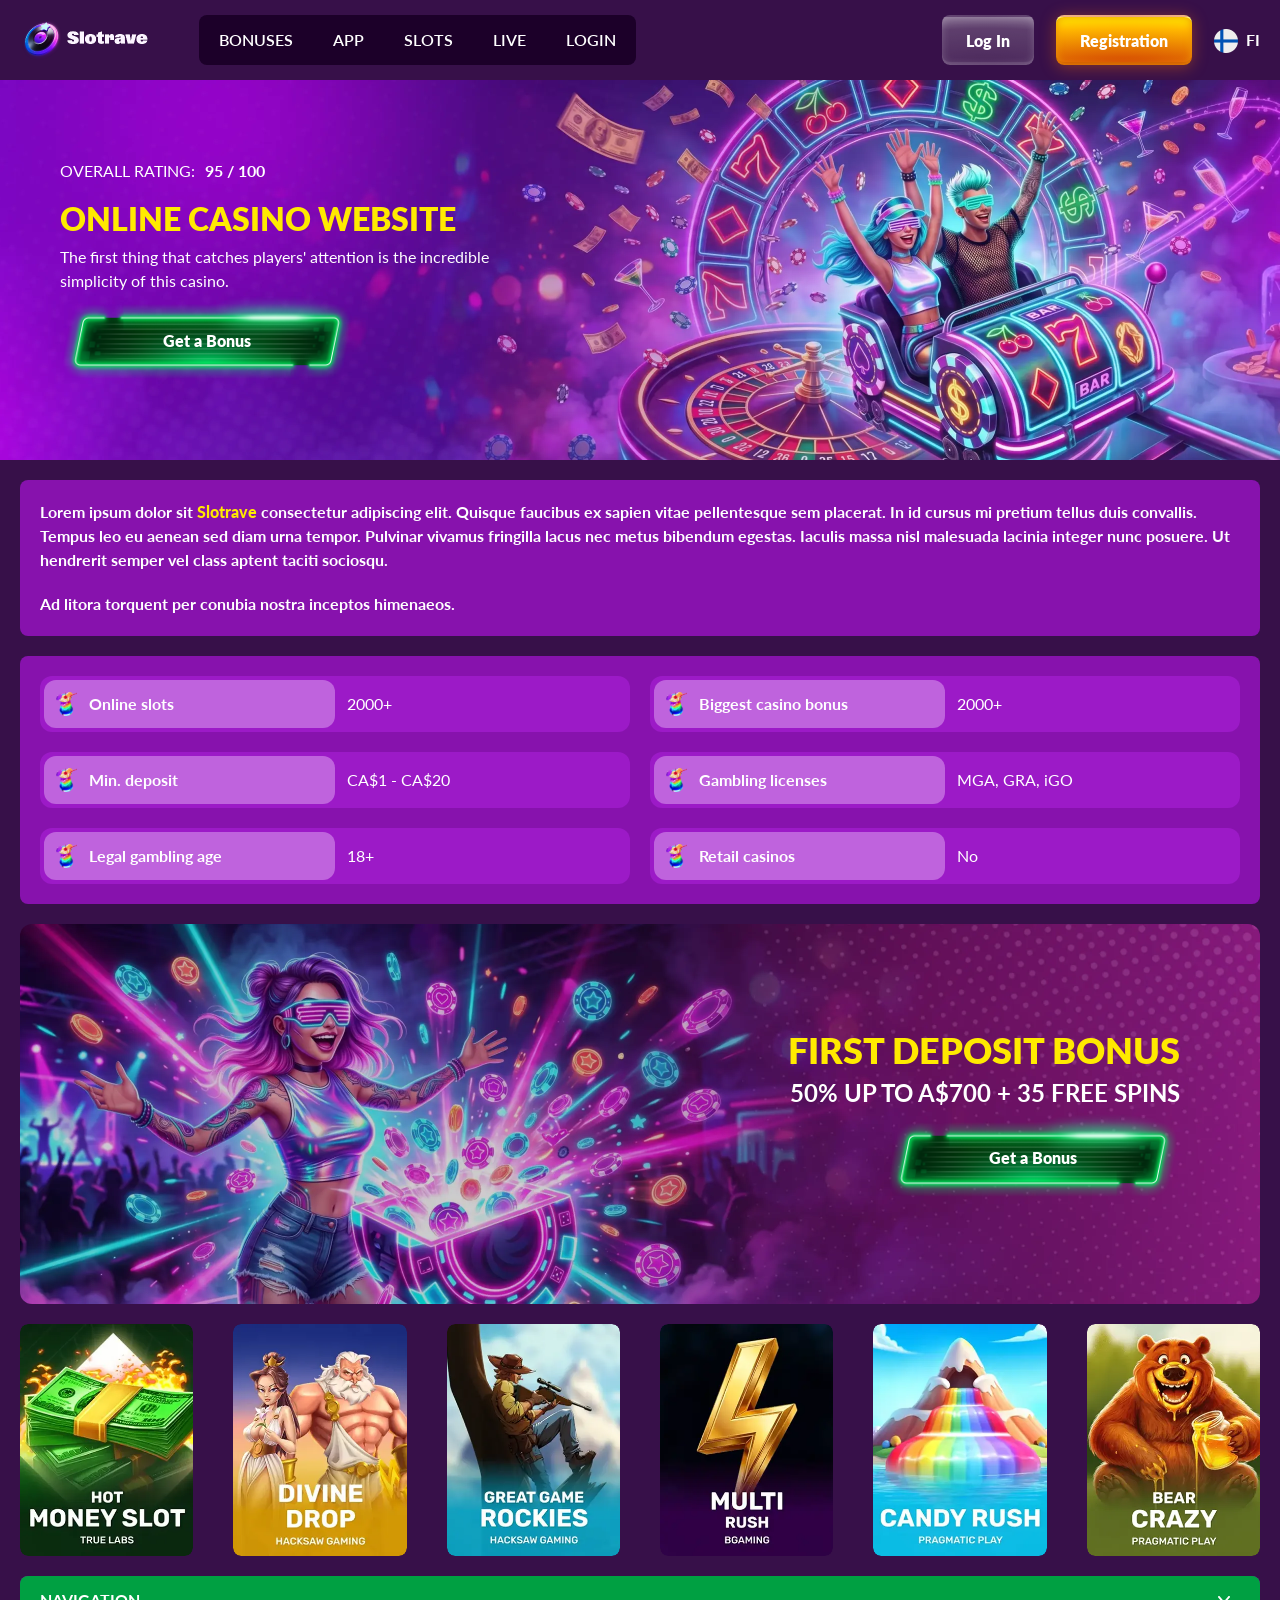
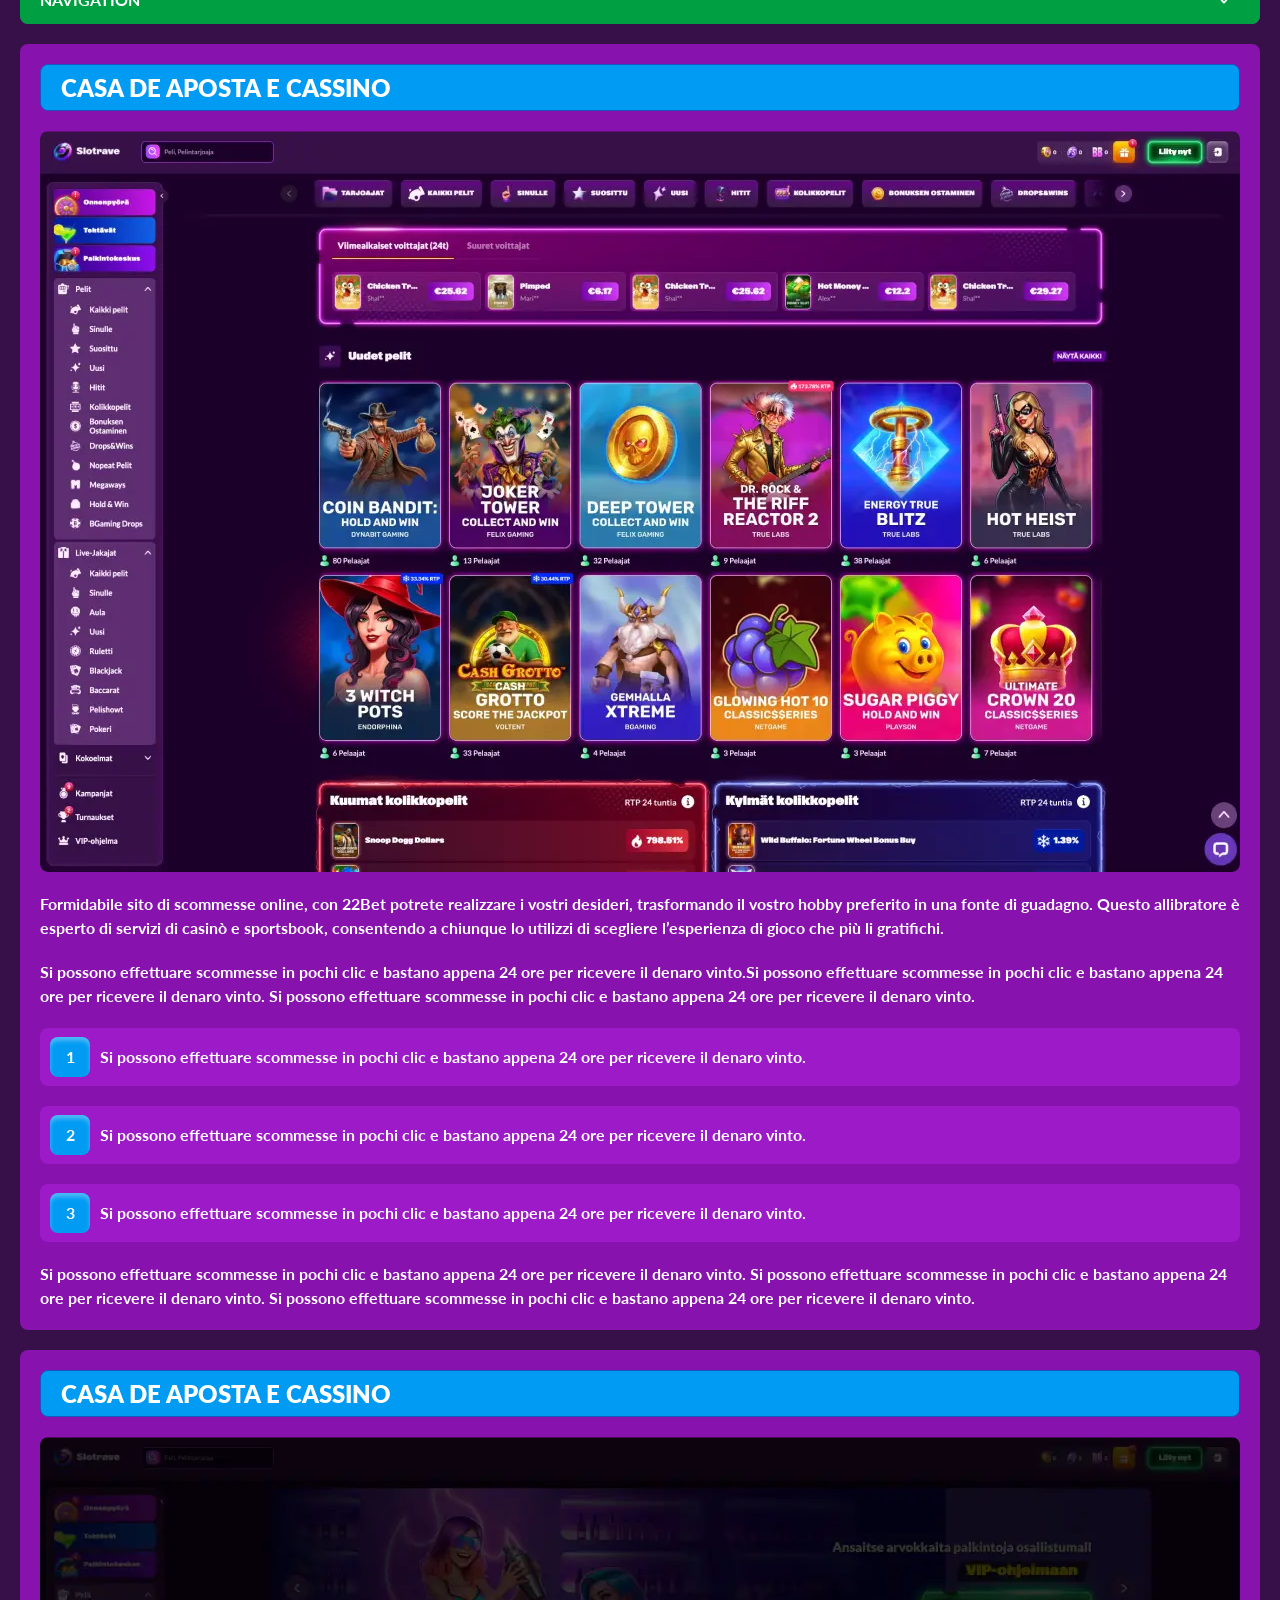
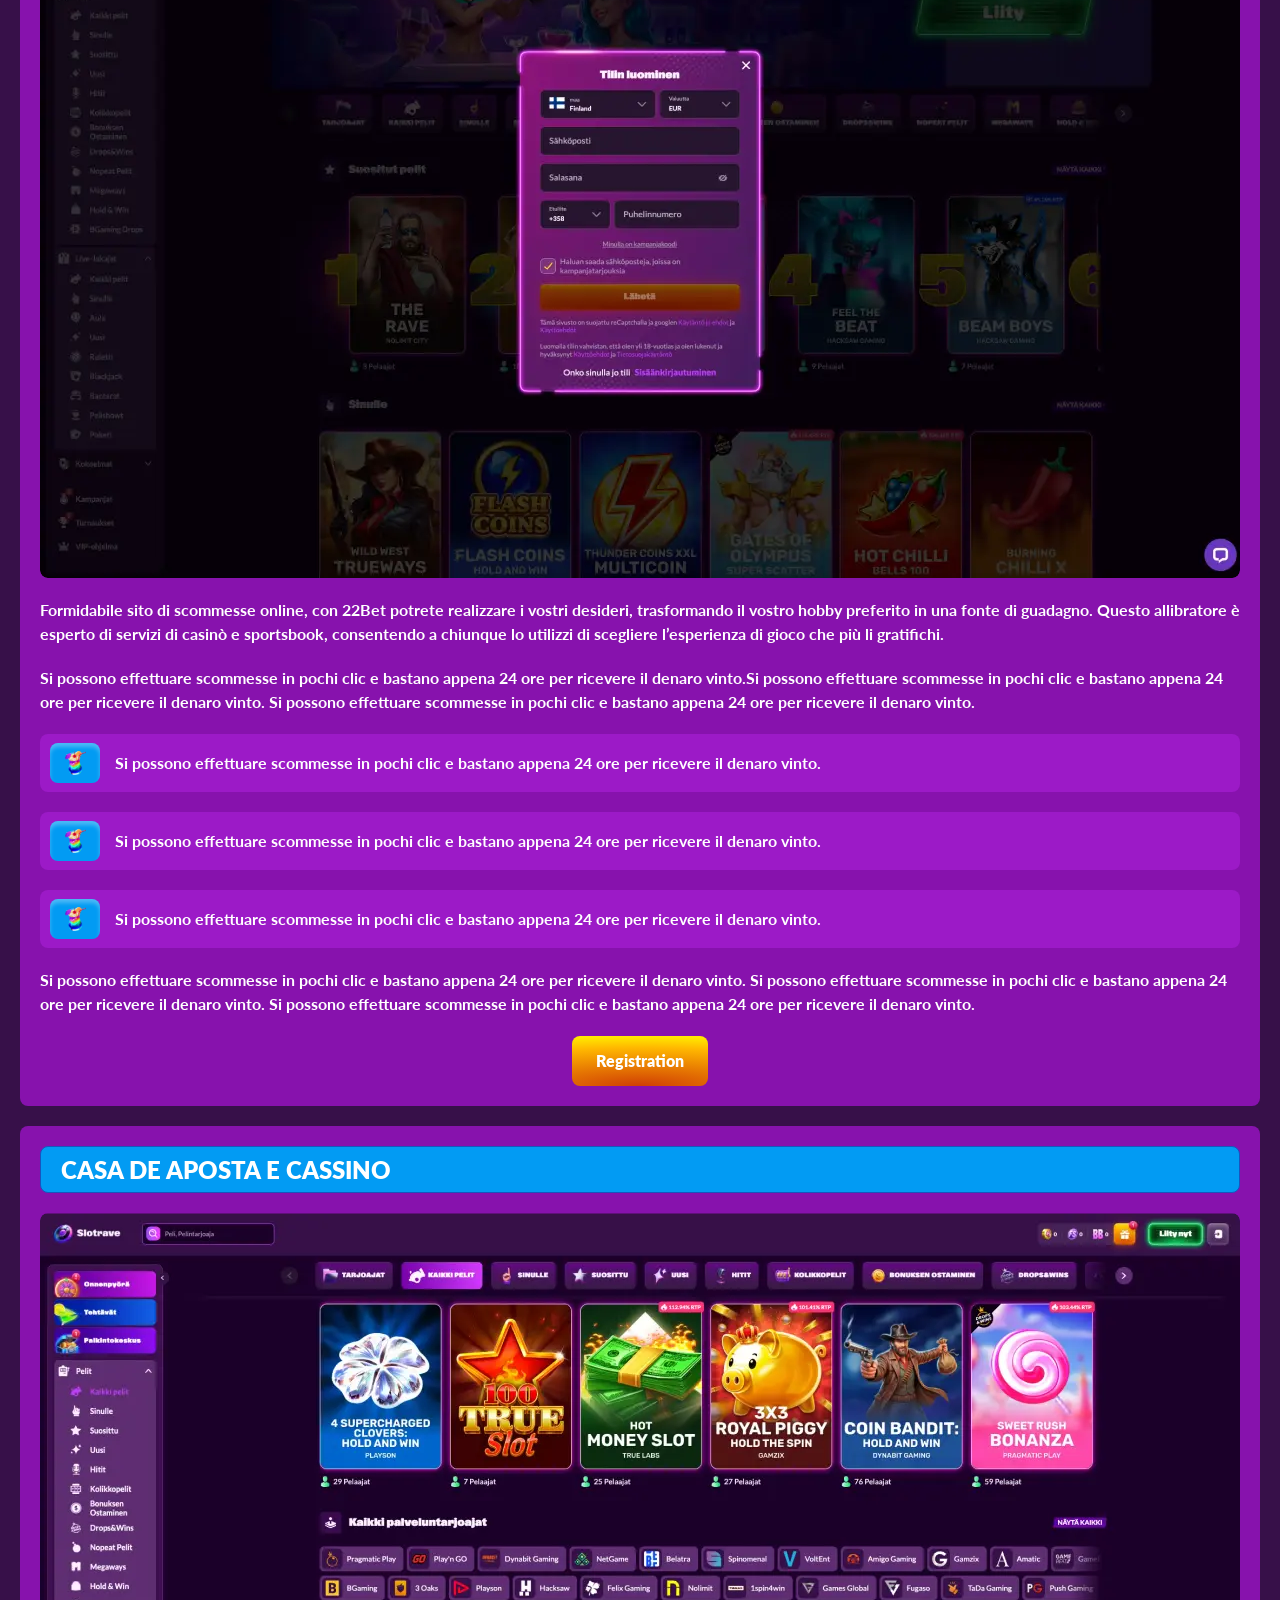
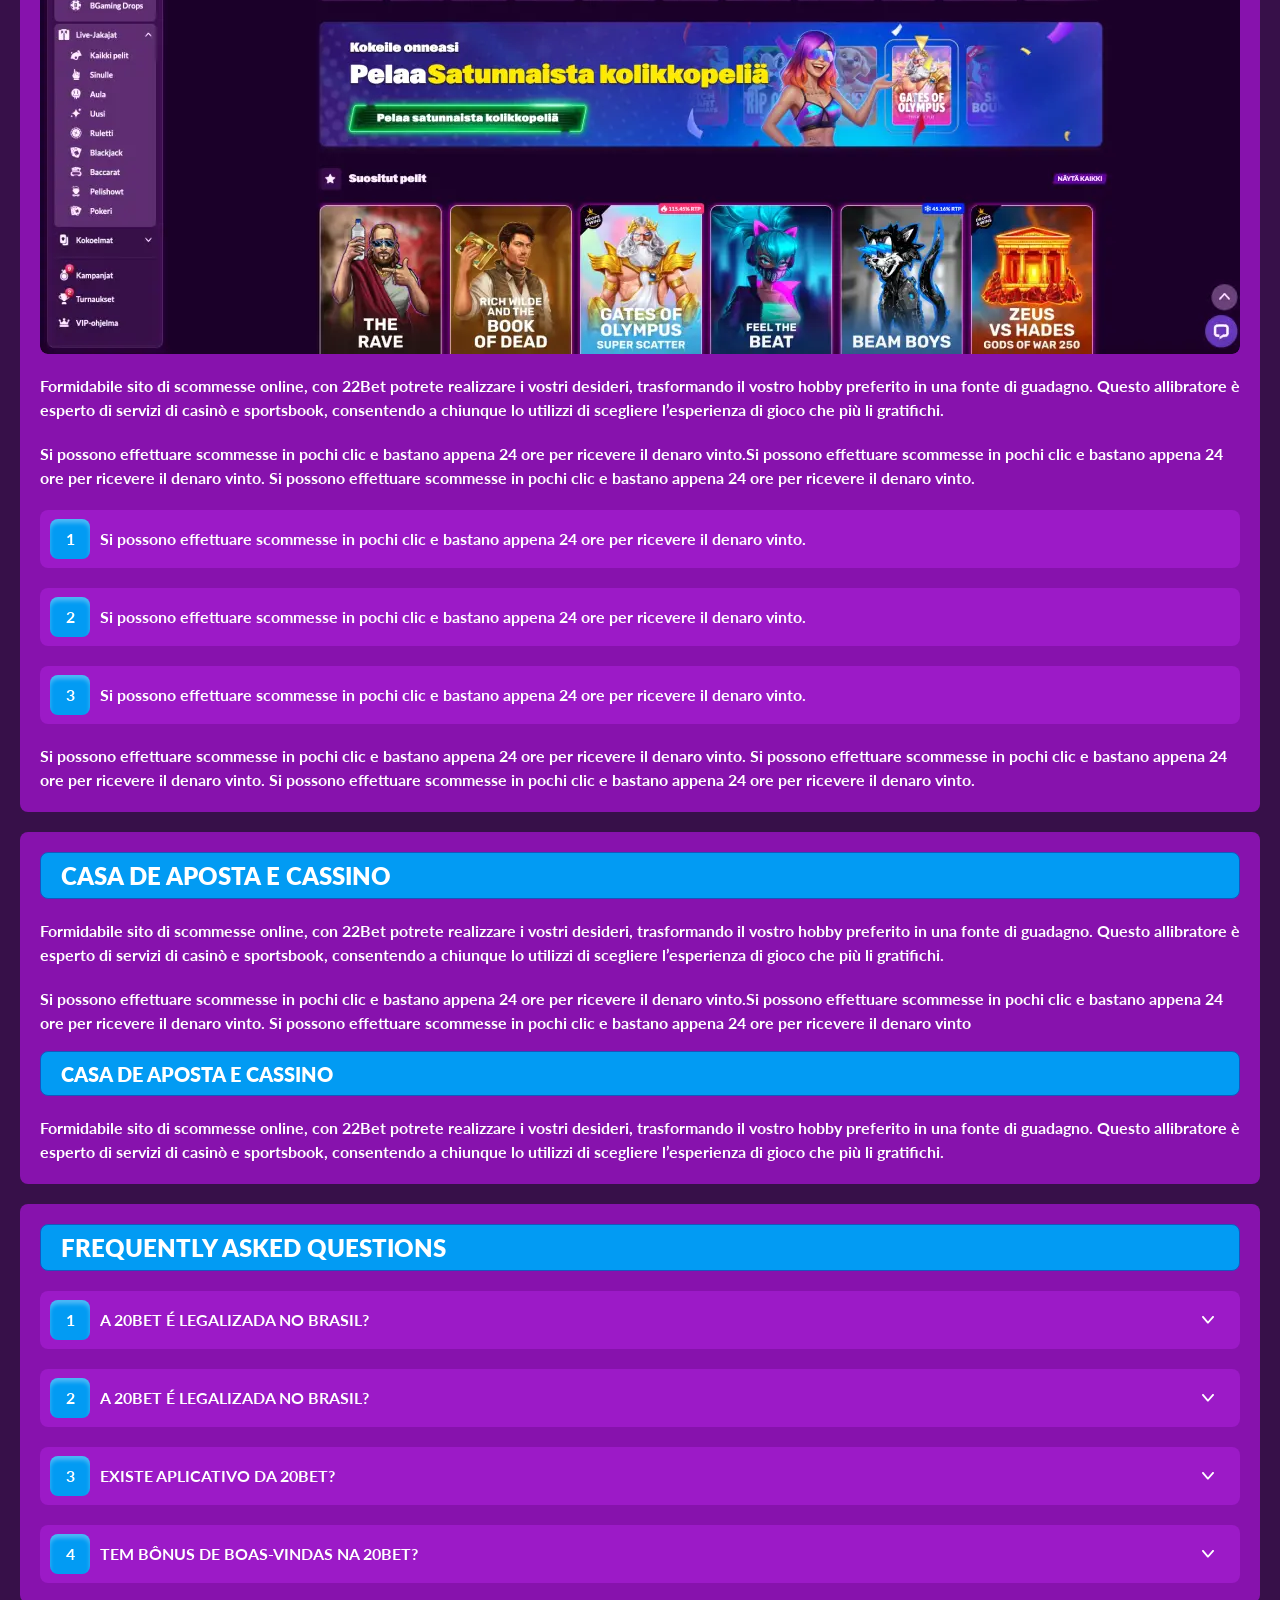
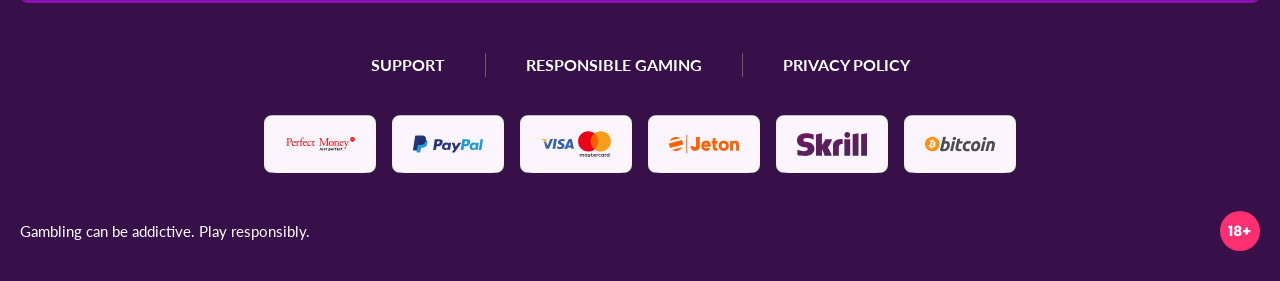
<file: index.html>
<!DOCTYPE html>
<html lang="fi">
  <head>
    <meta charset="UTF-8" />
   
    <meta name="viewport" content="width=device-width, initial-scale=1.0" />
    <title>Slotrave </title>
    <meta name="description" content />
    <meta property="og:site_name" content />
    <meta property="og:title" content />
    <meta property="og:type" content="website" />
    <meta property="og:url" content />
    <meta property="og:image" content />
    <meta property="og:image:alt" content />
    <meta property="og:locale" content="fi" />
    <meta property="og:description" content />
    <link rel="preconnect" href="https://fonts.googleapis.com" />
    <link rel="preconnect" href="https://fonts.gstatic.com" crossorigin="anonymous" />
 <link href="https://fonts.googleapis.com/css2?family=Lato:ital,wght@0,100;0,300;0,400;0,700;0,900;1,100;1,300;1,400;1,700;1,900&display=swap" rel="stylesheet">
   <link rel="stylesheet" href="./css/reset.css" />
    <link rel="stylesheet" href="./css/main.css" />
    <link rel="stylesheet" href="./css/media.css"/>
    <link rel="icon" href="./images/Group.png" type="image/x-icon"/>
    <script
    src="https://code.jquery.com/jquery-3.6.1.min.js"
    integrity="sha256-o88AwQnZB+VDvE9tvIXrMQaPlFFSUTR+nldQm1LuPXQ="
    crossorigin="anonymous"
  ></script>
  </head>
  <body>
    <header class="header">
      <section class="content header__content">
        <a href="./index.html" class="logo header__logo"
          ><img src="./images/logo.png" alt="logo" title
        /></a>
        <button class="header__btn-menu" >
          <svg width="16px" height="16px" viewBox="0 0 16 16" xmlns="http://www.w3.org/2000/svg">
              <rect y="0" width="16" height="3" rx="1.5"></rect>
              <rect y="6.5" width="16" height="3" rx="1.5"></rect>
              <rect y="13" width="16" height="3" rx="1.5"></rect>
            </svg>
        </button>

          <nav class="menu header__menu">
            <ul class="header__menu-list">
                
              <li class="" >
            
                <a href="./bonus.html" >
                <span>Bonuses</span>
              </a>
            
              </a>
            </li>
              <li>
                <a href="./app.html">
                 App
                </a>
              </li>
               <li>
                <a href="./slots.html">
               Slots
                </a>
              </li>
               <li>
                <a href="./live.html">
                live
                </a>
              </li>
               <li>
                <a href="./login.html">
                login
                </a>
              </li>
              
             
            </ul>
            <div class="header__button header__button-menu " >
              <a href="#" class="button  button__login-menu">log in</a>
              <a href="#" class="button button__menu">registration</a>
            </div>
           
          </nav>
            <a href="#" class="button button__login">log in</a>
            <a href="#" class="button button__singup">registration</a>
            <!-- <div id="clock" class="header__time">00:00</div> -->
            <a href="#" class="header__flag">
                <span><img src="./images/flag.png" alt="flag" title /></span>
                <span>fi</span>
              </a>
      </section>
    </header>
     <main class="main home main-page">
        <section class=" hero hero__page">
           
            <div class="background">
              <img src="./images/main/bg-main.webp" alt="hero" title />
              
            </div>
            <div class="hero__wrapper">
              <div class="hero__data">
                <div class="hero__rating" >
                  <p>Overall Rating:</p>
                 
                  <span >
                    <span >95</span>
                  <span>/</span> 
                  <span >100</span>
                  
                  </span>
                </div>
                <h1 class="title general hero__title">
                 Online Casino Website
                </h1>
                <p class="hero__text">The first thing that catches players' attention is the incredible simplicity of this casino.</p>
                <a href="#" class="button  hero__button">Get a Bonus</a>
               
              </div>
             
            </div>
          </section>
      <section class="main__wrap main__wrap-page">
       
       <section class="content__wrapper content__wrapper-page">

         
        
       
          <section class="content article">
            <p>
             Lorem ipsum dolor sit <a href="#">Slotrave</a> consectetur adipiscing elit. Quisque faucibus ex sapien vitae pellentesque sem placerat. In id cursus mi pretium tellus duis convallis. Tempus leo eu aenean sed diam urna tempor. Pulvinar vivamus fringilla lacus nec metus bibendum egestas. Iaculis massa nisl malesuada lacinia integer nunc posuere. Ut hendrerit semper vel class aptent taciti sociosqu.
            </p>
            <p>
             Ad litora torquent per conubia nostra inceptos himenaeos.
            </p>
          </section>
      <section class="content features">
           
              <table class="features__table">
               <tbody class="features__group">
                 
                   <tr>
                   <td><img src="./images/main/features-icon.webp" alt="icon" title>Online slots</td>
                   <td>2000+</td>
                  </tr>
                  <tr>
                   <td><img src="./images/main/features-icon.webp" alt="icon" title>Biggest casino bonus</td>
                   <td>2000+</td>
                  </tr>
                  <tr>
                   <td><img src="./images/main/features-icon.webp" alt="icon" title>Min. deposit</td>
                   <td>CA$1 - CA$20</td>
                  </tr>
              
                     <tr>
                     <td><img src="./images/main/features-icon.webp" alt="icon" title>Gambling licenses</td>
                     <td>MGA, GRA, iGO</td>
                   </tr>
                   <tr>
                     <td><img src="./images/main/features-icon.webp" alt="icon" title>Legal gambling age</td>
                     <td>18+</td>
                   </tr>
                   <tr>
                     <td><img src="./images/main/features-icon.webp" alt="icon" title>Retail casinos</td>
                     <td>No</td>
                   </tr>
                
               </tbody>
             </table>
            
         
           </section>  

        
             
             <section class="content banner banner-main">
            <div class="background ">
              
              <img src="./images/main/banner-main.webp" alt="banner" title />
              
            </div>
            <div class="banner__info">
              
              <h2 class="title high banner__title-main">
                  
               first Deposit Bonus
              </h2>
            <p class="banner__subtitle">50% up to A$700 + 35 Free spins</p>
              <a href="#" class="button banner__button">Get a Bonus</a>
            </div>
          </section>
          
           <section class="content casino">
           
              <ul class="casino__list ">
                <li class="casino__item">
                    <a href="#"><div class="casino__wrapper">
                      <img class="casino__img" src="./images/main/card-main1.webp" alt="" title>
                    <div class="casino__hover casino__hover-live">
                        
                        <div class="casino-box">
                            
                        <span  class="button  casino__buttons"><img src="./images/card-button.svg" alt="" title></span>
                        </div>
                    </div>
                    </div>
                    </a>
                </li>
                <li class="casino__item">
                  <a href="#"><div class="casino__wrapper">
                      <img class="casino__img" src="./images/main/card-main2.webp" alt="" title>
                    <div class="casino__hover casino__hover-live">
                        
                        <div class="casino-box">
                            
                        <span  class="button  casino__buttons"><img src="./images/card-button.svg" alt="" title></span>
                        </div>
                    </div>
                    </div>
                    </a>
              </li>
              <li class="casino__item">
              <a href="#"><div class="casino__wrapper">
                      <img class="casino__img" src="./images/main/card-main3.webp" alt="" title>
                    <div class="casino__hover casino__hover-live">
                        
                        <div class="casino-box">
                            
                        <span  class="button  casino__buttons"><img src="./images/card-button.svg" alt="" title></span>
                        </div>
                    </div>
                    </div>
                    </a>
            </li>
             <li class="casino__item">
                <a href="#"><div class="casino__wrapper">
                      <img class="casino__img" src="./images/main/card-main4.webp" alt="" title>
                    <div class="casino__hover casino__hover-live">
                        
                        <div class="casino-box">
                            
                        <span  class="button  casino__buttons"><img src="./images/card-button.svg" alt="" title></span>
                        </div>
                    </div>
                    </div>
                    </a>
            </li>
             <li class="casino__item">
                <a href="#"><div class="casino__wrapper">
                      <img class="casino__img" src="./images/main/card-main5.webp" alt="" title>
                    <div class="casino__hover casino__hover-live">
                        
                        <div class="casino-box">
                            
                        <span  class="button  casino__buttons"><img src="./images/card-button.svg" alt="" title></span>
                        </div>
                    </div>
                    </div>
                    </a>
            </li>
             <li class="casino__item">
                <a href="#"><div class="casino__wrapper">
                      <img class="casino__img" src="./images/main/card-main6.webp" alt="" title>
                    <div class="casino__hover casino__hover-live">
                        
                        <div class="casino-box">
                            
                        <span  class="button  casino__buttons"><img src="./images/card-button.svg" alt="" title></span>
                        </div>
                    </div>
                    </div>
                    </a>
            </li>
        

              </ul>
         </section>
              <section class="content menu-review__content">
              

            
                <div class="menu__review-desk menu__review-content">Navigation</div>
                <ul class="menu__review menu__review-list">
                  <li><a href="#">Lorem ipsum dolor sit</a></li>
                    <li><a href="#">Amet consectetur adipiscing</a></li>
                      <li><a href="#">Quisque faucibus ex sapien vitae</a></li>
                        <li><a href="#">Ut hendrerit sempero</a></li>
                          <li><a href="#">Pulvinar vivamus fringilla</a></li>
                           <li><a href="#">Ad litora torquent per conubia</a></li>
                         
                          
                </ul>
             
          
          </section>
          
        
          <section class="content article">
            <h2 class="title high article__title">Casa de Aposta e Cassino</h2>
             <div class="images">
              <img src="./images/main/image1-main.webp" alt="banner" title />
            </div>
            <p>
             Formidabile sito di scommesse online, con 22Bet potrete realizzare i vostri desideri, trasformando il vostro hobby preferito in una fonte di guadagno. Questo allibratore è esperto di servizi di casinò e sportsbook, consentendo a chiunque lo utilizzi di scegliere l’esperienza di gioco che più li gratifichi.
            </p>
            <p>
             Si possono effettuare scommesse in pochi clic e bastano appena 24 ore per ricevere il denaro vinto.Si possono effettuare scommesse in pochi clic e bastano appena 24 ore per ricevere il denaro vinto. Si possono effettuare scommesse in pochi clic e bastano appena 24 ore per ricevere il denaro vinto.
            </p>
           <ol>
              <li>Si possono effettuare scommesse in pochi clic e bastano appena 24 ore per ricevere il denaro vinto.</li>
              <li>Si possono effettuare scommesse in pochi clic e bastano appena 24 ore per ricevere il denaro vinto.</li>
              <li>Si possono effettuare scommesse in pochi clic e bastano appena 24 ore per ricevere il denaro vinto.</li>
            </ol>
            <p>Si possono effettuare scommesse in pochi clic e bastano appena 24 ore per ricevere il denaro vinto. Si possono effettuare scommesse in pochi clic e bastano appena 24 ore per ricevere il denaro vinto. Si possono effettuare scommesse in pochi clic e bastano appena 24 ore per ricevere il denaro vinto.</p>
          </section>
           <section class="content article">
            <h2 class="title high article__title">Casa de Aposta e Cassino</h2>
             <div class="images">
              <img src="./images/main/image2-main.webp" alt="banner" title />
            </div>
            <p>
             Formidabile sito di scommesse online, con 22Bet potrete realizzare i vostri desideri, trasformando il vostro hobby preferito in una fonte di guadagno. Questo allibratore è esperto di servizi di casinò e sportsbook, consentendo a chiunque lo utilizzi di scegliere l’esperienza di gioco che più li gratifichi.
            </p>
            <p>
             Si possono effettuare scommesse in pochi clic e bastano appena 24 ore per ricevere il denaro vinto.Si possono effettuare scommesse in pochi clic e bastano appena 24 ore per ricevere il denaro vinto. Si possono effettuare scommesse in pochi clic e bastano appena 24 ore per ricevere il denaro vinto.
            </p>
           <ul>
              <li>Si possono effettuare scommesse in pochi clic e bastano appena 24 ore per ricevere il denaro vinto.</li>
              <li>Si possono effettuare scommesse in pochi clic e bastano appena 24 ore per ricevere il denaro vinto.</li>
              <li>Si possono effettuare scommesse in pochi clic e bastano appena 24 ore per ricevere il denaro vinto.</li>
            </ul>
            <p>Si possono effettuare scommesse in pochi clic e bastano appena 24 ore per ricevere il denaro vinto. Si possono effettuare scommesse in pochi clic e bastano appena 24 ore per ricevere il denaro vinto. Si possono effettuare scommesse in pochi clic e bastano appena 24 ore per ricevere il denaro vinto.</p>
         <a href="#" class="button">Registration</a>
          </section>
           <section class="content article">
            <h2 class="title high article__title">Casa de Aposta e Cassino</h2>
             <div class="images">
              <img src="./images/main/image3-main.webp" alt="banner" title />
            </div>
            <p>
             Formidabile sito di scommesse online, con 22Bet potrete realizzare i vostri desideri, trasformando il vostro hobby preferito in una fonte di guadagno. Questo allibratore è esperto di servizi di casinò e sportsbook, consentendo a chiunque lo utilizzi di scegliere l’esperienza di gioco che più li gratifichi.
            </p>
            <p>
             Si possono effettuare scommesse in pochi clic e bastano appena 24 ore per ricevere il denaro vinto.Si possono effettuare scommesse in pochi clic e bastano appena 24 ore per ricevere il denaro vinto. Si possono effettuare scommesse in pochi clic e bastano appena 24 ore per ricevere il denaro vinto.
            </p>
           <ol>
              <li>Si possono effettuare scommesse in pochi clic e bastano appena 24 ore per ricevere il denaro vinto.</li>
              <li>Si possono effettuare scommesse in pochi clic e bastano appena 24 ore per ricevere il denaro vinto.</li>
              <li>Si possono effettuare scommesse in pochi clic e bastano appena 24 ore per ricevere il denaro vinto.</li>
            </ol>
            <p>Si possono effettuare scommesse in pochi clic e bastano appena 24 ore per ricevere il denaro vinto. Si possono effettuare scommesse in pochi clic e bastano appena 24 ore per ricevere il denaro vinto. Si possono effettuare scommesse in pochi clic e bastano appena 24 ore per ricevere il denaro vinto.</p>
          </section>
           <section class="content article">
            <h2 class="title high article__title">Casa de Aposta e Cassino</h2>
            <p>Formidabile sito di scommesse online, con 22Bet potrete realizzare i vostri desideri, trasformando il vostro hobby preferito in una fonte di guadagno. Questo allibratore è esperto di servizi di casinò e sportsbook, consentendo a chiunque lo utilizzi di scegliere l’esperienza di gioco che più li gratifichi.</p>
            <p>Si possono effettuare scommesse in pochi clic e bastano appena 24 ore per ricevere il denaro vinto.Si possono effettuare scommesse in pochi clic e bastano appena 24 ore per ricevere il denaro vinto. Si possono effettuare scommesse in pochi clic e bastano appena 24 ore per ricevere il denaro vinto</p>
            <h3>Casa de Aposta e Cassino</h3>
            <p>Formidabile sito di scommesse online, con 22Bet potrete realizzare i vostri desideri, trasformando il vostro hobby preferito in una fonte di guadagno. Questo allibratore è esperto di servizi di casinò e sportsbook, consentendo a chiunque lo utilizzi di scegliere l’esperienza di gioco che più li gratifichi.</p>
           </section>

          <section class="content faq">
            <h2 class="title high faq__title">Frequently Asked Questions</h2>
            <ol class="faq__list " >
              <li class="faq__item"  >
                <h3 class="title medium faq__subtitle js-button-expander js-button-expander--faq"  >A 20Bet é legalizada no Brasil?
                 </h3>
                <div  class="faq__answer js-expand-content js-expand-content--faq" >
                  <p  >
                    Sim, a casa de apostas tem licença emitida por Curaçao, que é reconhecida no Brasil e a permite atuar por aqui.
                  </p>
                </div>
              </li>
              <li class="faq__item"  >
                <h3 class="title medium faq__subtitle js-button-expander js-button-expander--faq"  >A 20Bet é legalizada no Brasil?</h3>
                <div class="faq__answer js-expand-content js-expand-content--faq" >
                  <p  >
                    Sim, a casa de apostas tem licença emitida por Curaçao, que é reconhecida no Brasil e a permite atuar por aqui.
                  </p>
                </div>
              </li> 
              <li class="faq__item"  >
                <h3 class="title medium faq__subtitle js-button-expander js-button-expander--faq"  >Existe aplicativo da 20Bet?</h3>
                <div class="faq__answer js-expand-content js-expand-content--faq" >
                  <p  >
                   Sim, disponível para sistemas operacionais iOS e Android.
                  </p>
                </div>
              </li> 
              <li class="faq__item"  >
                <h3 class="title medium faq__subtitle js-button-expander js-button-expander--faq"  >Tem bônus de boas-vindas na 20Bet?</h3>
                <div class="faq__answer js-expand-content js-expand-content--faq" >
                  <p  >
                   O pacote especial para novos usuários da 20Bet paga 100% sobre o primeiro depósito, com limite de 600 BRL.
                  </p>
                </div>
              </li> 
             
            </ol>
          </section>
          
        </section> 
      
        <div class=""  onclick="scrollToTop()">
          <button class="main__arrow" id="scrollToTopBtn"></button>
        </div> 
        
      </section>
    </main> 
     <footer class=" footer ">
      <section class="content footer__content">
        <ul class="footer__menu">
         <li><a href="./support.html">Support</a></li>
         <li><a href="./responsible.html">Responsible Gaming</a></li>
         <li><a href="./policy.html">Privacy Policy</a></li>
         
        </ul>
       
          <ul class="footer__cards-list">
           
            <li>
              <a href="#"
                ><img src="./images/footer-img1.svg" alt="card" title
              /></a>
            </li>
           <li>
              <a href="#"
                ><img src="./images/footer-img2.svg" alt="card" title
              /></a>
            </li> <li>
              <a href="#"
                ><img src="./images/footer-img3.svg" alt="card" title
              /></a>
            </li> <li>
              <a href="#"
                ><img src="./images/footer-img4.svg" alt="card" title
              /></a>
            </li> <li>
              <a href="#"
                ><img src="./images/footer-img5.svg" alt="card" title
              /></a>
            </li> <li>
              <a href="#"
                ><img src="./images/footer-img6.svg" alt="card" title
              /></a>
            </li>
          </ul>
       
        <div class="footer__wrapp">
          <div class="footer__text">
           
            <p>Gambling can be addictive. Play responsibly. 
</p>
           
          </div>
          <div class="footer__age">
            <img src="./images/age.svg" alt="age" title />
          </div>
        </div>
      
      </section>
    </footer>
    <script src="./js/arrowUp.js" defer></script>
    <script src="./js/sidebar.js" defer></script>
    <script src="./js/expander.js" defer></script>
    <script src="./js/mobile-menu.js" defer></script>
    <!-- <script src="./js/clock.js" defer></script> -->
  </body>
</html>
</file>
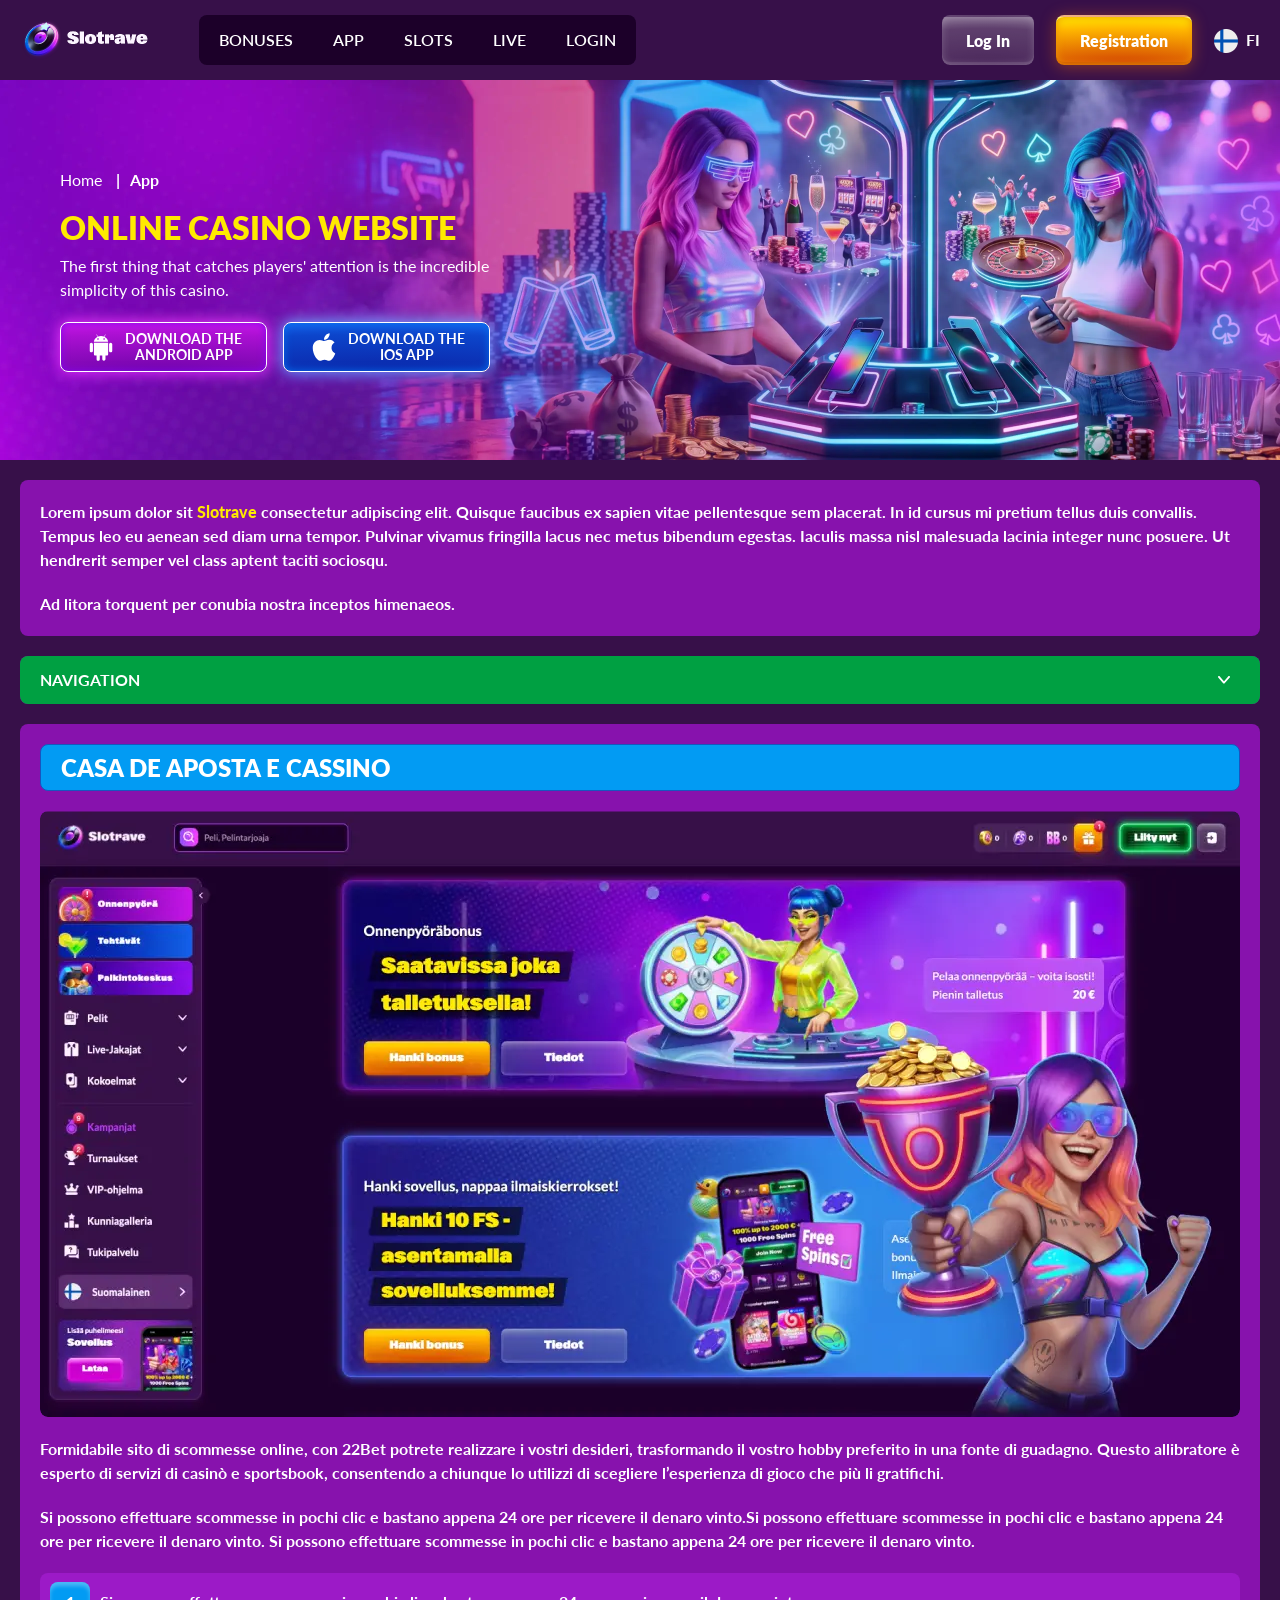
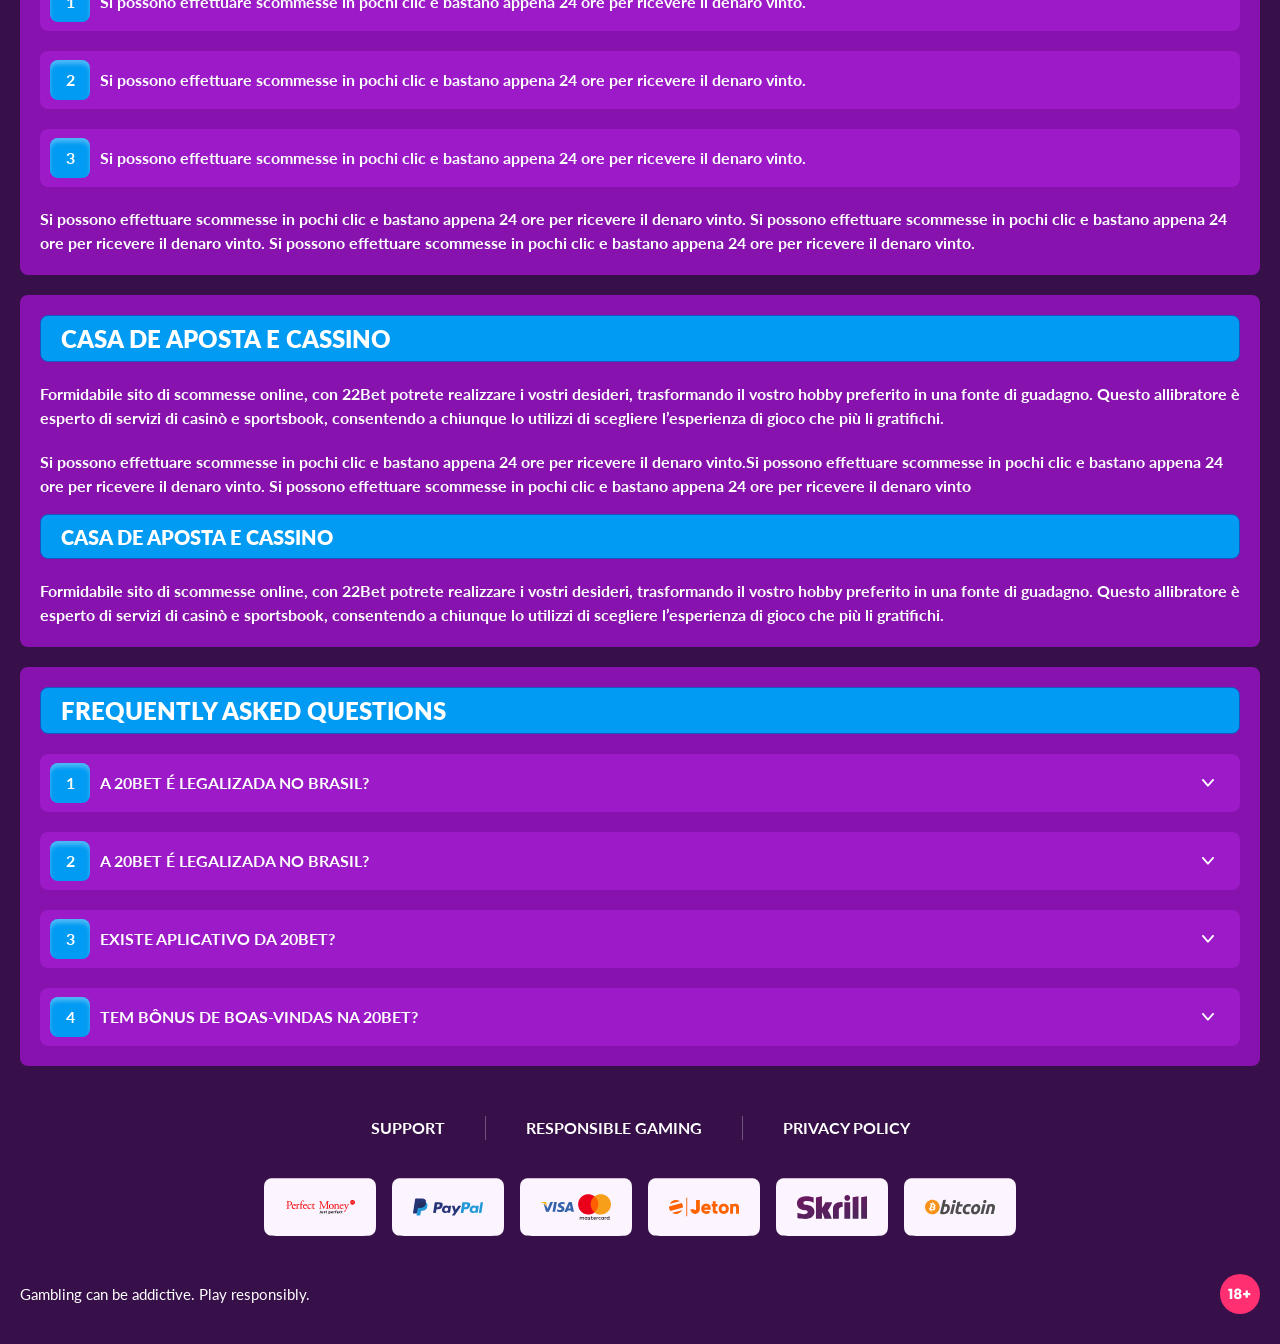
<file: app.html>
<!DOCTYPE html>
<html lang="fi">
  <head>
    <meta charset="UTF-8" />
   
    <meta name="viewport" content="width=device-width, initial-scale=1.0" />
    <title>Slotrave </title>
    <meta name="description" content />
    <meta property="og:site_name" content />
    <meta property="og:title" content />
    <meta property="og:type" content="website" />
    <meta property="og:url" content />
    <meta property="og:image" content />
    <meta property="og:image:alt" content />
    <meta property="og:locale" content="fi" />
    <meta property="og:description" content />
    <link rel="preconnect" href="https://fonts.googleapis.com" />
    <link rel="preconnect" href="https://fonts.gstatic.com" crossorigin="anonymous" />
  <link href="https://fonts.googleapis.com/css2?family=Lato:ital,wght@0,100;0,300;0,400;0,700;0,900;1,100;1,300;1,400;1,700;1,900&display=swap" rel="stylesheet">

   <link rel="stylesheet" href="./css/reset.css" />
    <link rel="stylesheet" href="./css/main.css" />
    <link rel="stylesheet" href="./css/media.css"/>
    <link rel="icon" href="./images/Group.png" type="image/x-icon"/>
    <script
    src="https://code.jquery.com/jquery-3.6.1.min.js"
    integrity="sha256-o88AwQnZB+VDvE9tvIXrMQaPlFFSUTR+nldQm1LuPXQ="
    crossorigin="anonymous"
  ></script>
  </head>
  <body>
    <header class="header">
      <section class="content header__content">
        <a href="./index.html" class="logo header__logo"
          ><img src="./images/logo.png" alt="logo" title
        /></a>
        <button class="header__btn-menu" >
          <svg width="16px" height="16px" viewBox="0 0 16 16" xmlns="http://www.w3.org/2000/svg">
              <rect y="0" width="16" height="3" rx="1.5"></rect>
              <rect y="6.5" width="16" height="3" rx="1.5"></rect>
              <rect y="13" width="16" height="3" rx="1.5"></rect>
            </svg>
        </button>

          <nav class="menu header__menu">
          <ul class="header__menu-list">
                
              <li class="" >
            
                <a href="./bonus.html" >
                <span>Bonuses</span>
              </a>
            
              </a>
            </li>
              <li>
                <a href="./app.html">
                 App
                </a>
              </li>
               <li>
                <a href="./slots.html">
               Slots
                </a>
              </li>
               <li>
                <a href="./live.html">
                live
                </a>
              </li>
               <li>
                <a href="./login.html">
                login
                </a>
              </li>
              
             
            </ul>
            <div class="header__button header__button-menu " >
              <a href="#" class="button  button__login-menu">log in</a>
              <a href="#" class="button button__menu">registration</a>
            </div>
           
          </nav>
            <a href="#" class="button button__login">log in</a>
            <a href="#" class="button button__singup">registration</a>
            <!-- <div id="clock" class="header__time">00:00</div> -->
            <a href="#" class="header__flag">
                <span><img src="./images/flag.png" alt="flag" title /></span>
                <span>fi</span>
              </a>
      </section>
    </header>
     <main class="main home main-page">
        <section class=" hero hero__page">
           
            <div class="background background-pageApp">
              <img src="./images/app/bg-app.webp" alt="hero" title />
              
            </div>
            <div class="hero__wrapper hero__wrapper-page">
              <div class="hero__data hero__data-bonus">
                <ul
                class="breadcrumbs "
                
              >
                <li
                  
                >
                  <a href="#" >
                    <span >Home</span></a
                  >
                 
                </li>
                <li
                  
                >
                  <a href="/" > <span >App</span></a>
                 
                </li>
              </ul>
                <h1 class="title general hero__title">
                  Online Casino Website
                </h1>
                 <p class="hero__text">The first thing that catches players' attention is the incredible simplicity of this casino.</p>
               
              <div class="banner__content banner__content-app">
             
                  <a href="#" class="banner__btn banner__btn-app">
                    <img src="./images/main/apple-app.svg" alt="icon" title>
                   Download the </br>
IOS app
                  </a>
                  <a href="#" class="banner__btn banner__btn-android"
                    > <img src="./images/main/android-app.svg" alt="icon" title>Download the  </br>
 Android app</a
                  >
                </div>
              </div>
             
            </div>
          </section>
      <section class="main__wrap main__wrap-page">
       
       <section class="content__wrapper content__wrapper-page">

         
        
       
          <section class="content article">
            <p>
             Lorem ipsum dolor sit <a href="#">Slotrave</a> consectetur adipiscing elit. Quisque faucibus ex sapien vitae pellentesque sem placerat. In id cursus mi pretium tellus duis convallis. Tempus leo eu aenean sed diam urna tempor. Pulvinar vivamus fringilla lacus nec metus bibendum egestas. Iaculis massa nisl malesuada lacinia integer nunc posuere. Ut hendrerit semper vel class aptent taciti sociosqu.
            </p>
            <p>
             Ad litora torquent per conubia nostra inceptos himenaeos.
            </p>
          </section>
         
       <section class="content menu-review__content">
              

            
                <div class="menu__review-desk menu__review-content">Navigation</div>
                <ul class="menu__review menu__review-list">
                  <li><a href="#">Lorem ipsum dolor sit</a></li>
                    <li><a href="#">Amet consectetur adipiscing</a></li>
                      <li><a href="#">Quisque faucibus ex sapien vitae</a></li>
                        <li><a href="#">Ut hendrerit sempero</a></li>
                          <li><a href="#">Pulvinar vivamus fringilla</a></li>
                           <li><a href="#">Ad litora torquent per conubia</a></li>
                         
                          
                </ul>
             
          
          </section>
        
          <section class="content article">
            <h2 class="title high article__title">Casa de Aposta e Cassino</h2>
             <div class="images">
              <img src="./images/app/image1-app.webp" alt="banner" title />
            </div>
            <p>
             Formidabile sito di scommesse online, con 22Bet potrete realizzare i vostri desideri, trasformando il vostro hobby preferito in una fonte di guadagno. Questo allibratore è esperto di servizi di casinò e sportsbook, consentendo a chiunque lo utilizzi di scegliere l’esperienza di gioco che più li gratifichi.
            </p>
            <p>
             Si possono effettuare scommesse in pochi clic e bastano appena 24 ore per ricevere il denaro vinto.Si possono effettuare scommesse in pochi clic e bastano appena 24 ore per ricevere il denaro vinto. Si possono effettuare scommesse in pochi clic e bastano appena 24 ore per ricevere il denaro vinto.
            </p>
           <ol>
              <li>Si possono effettuare scommesse in pochi clic e bastano appena 24 ore per ricevere il denaro vinto.</li>
              <li>Si possono effettuare scommesse in pochi clic e bastano appena 24 ore per ricevere il denaro vinto.</li>
              <li>Si possono effettuare scommesse in pochi clic e bastano appena 24 ore per ricevere il denaro vinto.</li>
            </ol>
            <p>Si possono effettuare scommesse in pochi clic e bastano appena 24 ore per ricevere il denaro vinto. Si possono effettuare scommesse in pochi clic e bastano appena 24 ore per ricevere il denaro vinto. Si possono effettuare scommesse in pochi clic e bastano appena 24 ore per ricevere il denaro vinto.</p>
          </section>
         
         
           <section class="content article">
            <h2 class="title high article__title">Casa de Aposta e Cassino</h2>
            <p>Formidabile sito di scommesse online, con 22Bet potrete realizzare i vostri desideri, trasformando il vostro hobby preferito in una fonte di guadagno. Questo allibratore è esperto di servizi di casinò e sportsbook, consentendo a chiunque lo utilizzi di scegliere l’esperienza di gioco che più li gratifichi.</p>
            <p>Si possono effettuare scommesse in pochi clic e bastano appena 24 ore per ricevere il denaro vinto.Si possono effettuare scommesse in pochi clic e bastano appena 24 ore per ricevere il denaro vinto. Si possono effettuare scommesse in pochi clic e bastano appena 24 ore per ricevere il denaro vinto</p>
            <h3>Casa de Aposta e Cassino</h3>
            <p>Formidabile sito di scommesse online, con 22Bet potrete realizzare i vostri desideri, trasformando il vostro hobby preferito in una fonte di guadagno. Questo allibratore è esperto di servizi di casinò e sportsbook, consentendo a chiunque lo utilizzi di scegliere l’esperienza di gioco che più li gratifichi.</p>
           </section>

          <section class="content faq">
            <h2 class="title high faq__title">Frequently Asked Questions</h2>
            <ul class="faq__list " >
              <li class="faq__item"  >
                <h3 class="title medium faq__subtitle js-button-expander js-button-expander--faq"  >A 20Bet é legalizada no Brasil?
                 </h3>
                <div  class="faq__answer js-expand-content js-expand-content--faq" >
                  <p  >
                    Sim, a casa de apostas tem licença emitida por Curaçao, que é reconhecida no Brasil e a permite atuar por aqui.
                  </p>
                </div>
              </li>
              <li class="faq__item"  >
                <h3 class="title medium faq__subtitle js-button-expander js-button-expander--faq"  >A 20Bet é legalizada no Brasil?</h3>
                <div class="faq__answer js-expand-content js-expand-content--faq" >
                  <p  >
                    Sim, a casa de apostas tem licença emitida por Curaçao, que é reconhecida no Brasil e a permite atuar por aqui.
                  </p>
                </div>
              </li> 
              <li class="faq__item"  >
                <h3 class="title medium faq__subtitle js-button-expander js-button-expander--faq"  >Existe aplicativo da 20Bet?</h3>
                <div class="faq__answer js-expand-content js-expand-content--faq" >
                  <p  >
                   Sim, disponível para sistemas operacionais iOS e Android.
                  </p>
                </div>
              </li> 
              <li class="faq__item"  >
                <h3 class="title medium faq__subtitle js-button-expander js-button-expander--faq"  >Tem bônus de boas-vindas na 20Bet?</h3>
                <div class="faq__answer js-expand-content js-expand-content--faq" >
                  <p  >
                   O pacote especial para novos usuários da 20Bet paga 100% sobre o primeiro depósito, com limite de 600 BRL.
                  </p>
                </div>
              </li> 
             
            </ul>
          </section>
          
        </section> 
      
        <div class=""  onclick="scrollToTop()">
          <button class="main__arrow" id="scrollToTopBtn"></button>
        </div> 
        
      </section>
    </main> 
 <footer class=" footer ">
      <section class="content footer__content">
        <ul class="footer__menu">
         <li><a href="./support.html">Support</a></li>
         <li><a href="./responsible.html">Responsible Gaming</a></li>
         <li><a href="./policy.html">Privacy Policy</a></li>
         
        </ul>
       
          <ul class="footer__cards-list">
           
            <li>
              <a href="#"
                ><img src="./images/footer-img1.svg" alt="card" title
              /></a>
            </li>
           <li>
              <a href="#"
                ><img src="./images/footer-img2.svg" alt="card" title
              /></a>
            </li> <li>
              <a href="#"
                ><img src="./images/footer-img3.svg" alt="card" title
              /></a>
            </li> <li>
              <a href="#"
                ><img src="./images/footer-img4.svg" alt="card" title
              /></a>
            </li> <li>
              <a href="#"
                ><img src="./images/footer-img5.svg" alt="card" title
              /></a>
            </li> <li>
              <a href="#"
                ><img src="./images/footer-img6.svg" alt="card" title
              /></a>
            </li>
          </ul>
       
        <div class="footer__wrapp">
          <div class="footer__text">
           
            <p>Gambling can be addictive. Play responsibly. 
</p>
           
          </div>
          <div class="footer__age">
            <img src="./images/age.svg" alt="age" title />
          </div>
        </div>
      
      </section>
    </footer>
    <script src="./js/arrowUp.js" defer></script>
    <script src="./js/sidebar.js" defer></script>
    <script src="./js/expander.js" defer></script>
    <script src="./js/mobile-menu.js" defer></script>
    <!-- <script src="./js/clock.js" defer></script> -->
  </body>
</html>
</file>
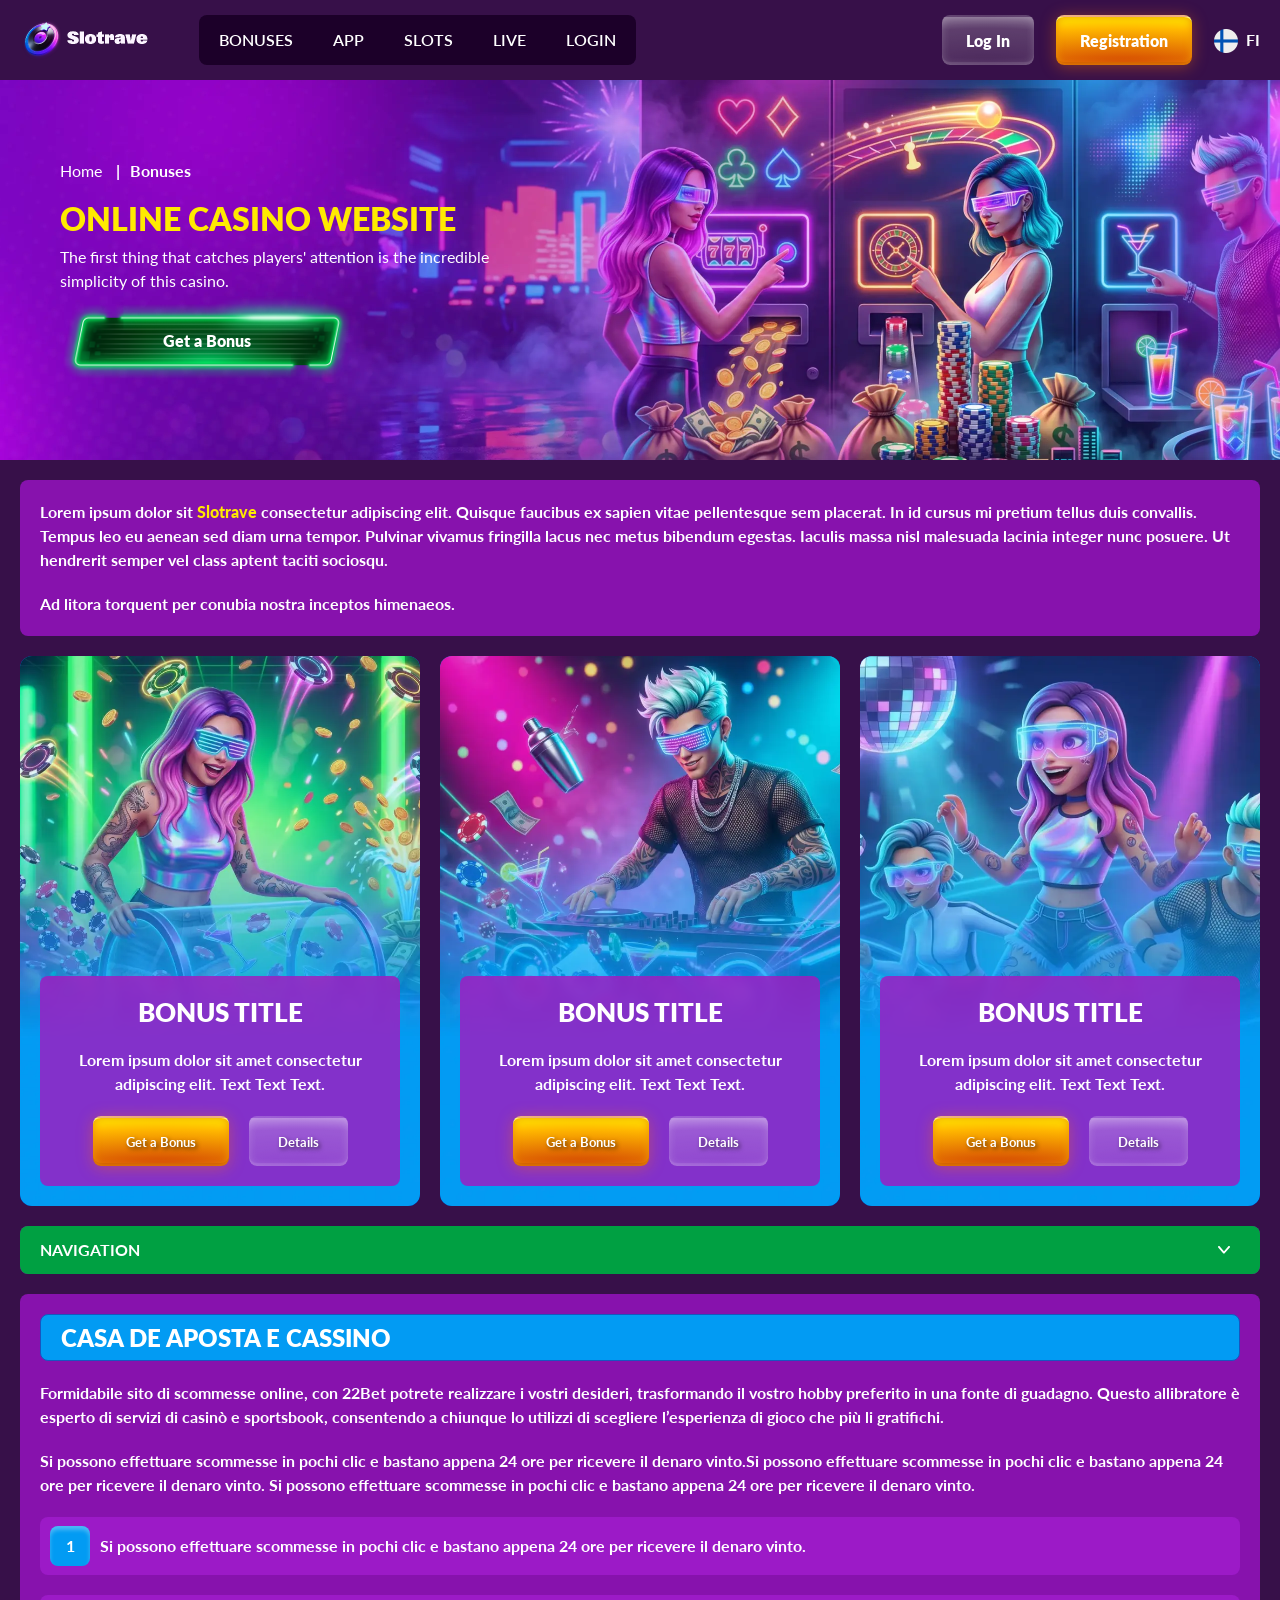
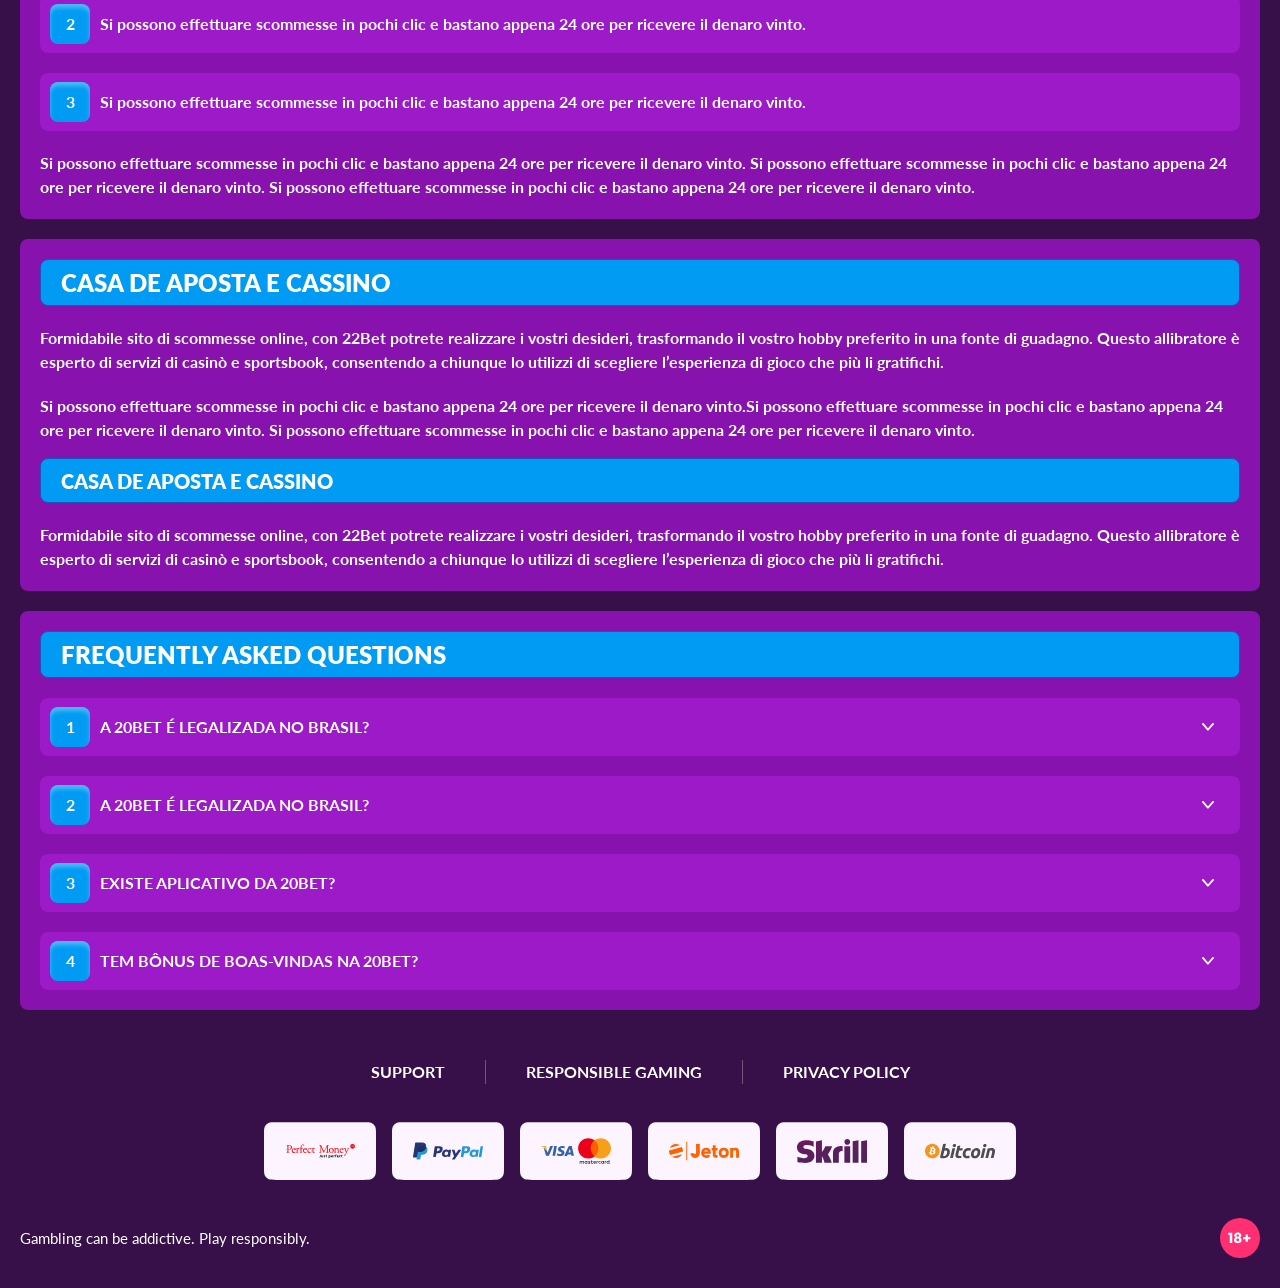
<file: bonus.html>
<!DOCTYPE html>
<html lang="fi">
  <head>
    <meta charset="UTF-8" />
   
    <meta name="viewport" content="width=device-width, initial-scale=1.0" />
    <title>Slotrave</title>
    <meta name="description" content />
    <meta property="og:site_name" content />
    <meta property="og:title" content />
    <meta property="og:type" content="website" />
    <meta property="og:url" content />
    <meta property="og:image" content />
    <meta property="og:image:alt" content />
    <meta property="og:locale" content="fi" />
    <meta property="og:description" content />
    <link rel="preconnect" href="https://fonts.googleapis.com" />
    <link rel="preconnect" href="https://fonts.gstatic.com" crossorigin="anonymous" />
  <link href="https://fonts.googleapis.com/css2?family=Lato:ital,wght@0,100;0,300;0,400;0,700;0,900;1,100;1,300;1,400;1,700;1,900&display=swap" rel="stylesheet">
  
    <link rel="stylesheet" href="./css/reset.css" />
    <link rel="stylesheet" href="./css/main.css" />
    <link rel="stylesheet" href="./css/media.css"/>
    <link rel="icon" href="./images/Group.png" type="image/x-icon"/>
    <script
    src="https://code.jquery.com/jquery-3.6.1.min.js"
    integrity="sha256-o88AwQnZB+VDvE9tvIXrMQaPlFFSUTR+nldQm1LuPXQ="
    crossorigin="anonymous"
  ></script>
  </head>
  <body>
  <header class="header">
      <section class="content header__content">
        <a href="./index.html" class="logo header__logo"
          ><img src="./images/logo.png" alt="logo" title
        /></a>
        <button class="header__btn-menu" >
          <svg width="16px" height="16px" viewBox="0 0 16 16" xmlns="http://www.w3.org/2000/svg">
              <rect y="0" width="16" height="3" rx="1.5"></rect>
              <rect y="6.5" width="16" height="3" rx="1.5"></rect>
              <rect y="13" width="16" height="3" rx="1.5"></rect>
            </svg>
        </button>

          <nav class="menu header__menu">
          <ul class="header__menu-list">
                
              <li class="" >
            
                <a href="./bonus.html" >
                <span>Bonuses</span>
              </a>
            
              </a>
            </li>
              <li>
                <a href="./app.html">
                 App
                </a>
              </li>
               <li>
                <a href="./slots.html">
               Slots
                </a>
              </li>
               <li>
                <a href="./live.html">
                live
                </a>
              </li>
               <li>
                <a href="./login.html">
                login
                </a>
              </li>
              
             
            </ul>
            <div class="header__button header__button-menu " >
              <a href="#" class="button  button__login-menu">log in</a>
              <a href="#" class="button button__menu">registration</a>
            </div>
           
          </nav>
            <a href="#" class="button button__login">log in</a>
            <a href="#" class="button button__singup">registration</a>
            <!-- <div id="clock" class="header__time">00:00</div> -->
            <a href="#" class="header__flag">
                <span><img src="./images/flag.png" alt="flag" title /></span>
                <span>fi</span>
              </a>
      </section>
    </header>
     <main class="main home main-page">
        <section class=" hero hero__page">
           
            <div class="background ">
              <img src="./images/bonus/bg-bonus.webp" alt="hero" title />
              
            </div>
            <div class="hero__wrapper hero__wrapper-page">
              <div class="hero__data hero__data-bonus">
                <ul
                class="breadcrumbs "
                
              >
                <li
                  
                >
                  <a href="/" >
                    <span >Home</span></a
                  >
                 
                </li>
                <li
                  
                >
                  <a href="#" > <span >Bonuses</span></a>
                 
                </li>
              </ul>
                <h1 class="title general hero__title">
                  Online Casino Website
                </h1>
                 <p class="hero__text">The first thing that catches players' attention is the incredible simplicity of this casino.</p>
               
                <a href="#" class="button  hero__button ">Get a Bonus</a>
               
              </div>
             
            </div>
          </section>
      <section class="main__wrap main__wrap-page">
       
       <section class="content__wrapper content__wrapper-page">
        <section class="content article">
            <p>
             Lorem ipsum dolor sit <a href="#">Slotrave</a> consectetur adipiscing elit. Quisque faucibus ex sapien vitae pellentesque sem placerat. In id cursus mi pretium tellus duis convallis. Tempus leo eu aenean sed diam urna tempor. Pulvinar vivamus fringilla lacus nec metus bibendum egestas. Iaculis massa nisl malesuada lacinia integer nunc posuere. Ut hendrerit semper vel class aptent taciti sociosqu.
            </p>
            <p>
             Ad litora torquent per conubia nostra inceptos himenaeos.
            </p>
          </section>
        
          <section class="content bonuses">
            <ul class="bonuses__list">
               <li class="  bonuses__item">
                 
                 <div class="images__wrap">
                   <div class="background bonuses__img">
                     <img src="./images/bonus/banner-bonus1.webp" alt="" title="">
                  </div>
                  <div class="bonuses__desc">
                     <div class="wrap">
                        
                        <h2 class="title high bonuses__title">Bonus Title</h2>
                        <div class="bonuses__text">
                           <p>Lorem ipsum dolor sit amet consectetur adipiscing elit. Text Text Text.</p>
                          </div>
                        
                     </div>
                     <div class="bonuses__buttons">
                      <a href="#" class="button bonuses__button">Get a Bonus</a>
                      <a href="#" class="button bonuses__button">Details</a>
                   </div>
                  </div>
                 </div>
                  
               </li>
               <li class="bonuses__item">
                 <div class="images__wrap">
                  <div class="background bonuses__img">
                     <img src="./images/bonus/banner-bonus2.webp" alt="" title="">
                  </div>
                  <div class="bonuses__desc">
                     <div class="wrap">
                       
                        <h2 class="title high bonuses__title">Bonus Title</h2>
                        <div class="bonuses__text">
                            <p>Lorem ipsum dolor sit amet consectetur adipiscing elit. Text Text Text.</p> </div>
                        
                     </div>
                     <div class="bonuses__buttons">
                        <a href="#" class="button bonuses__button">Get a Bonus</a>
                      <a href="#" class="button bonuses__button">Details</a>
                   </div>
                  </div>
                 </div>
               </li>
               <li class="bonuses__item">
                <div class="images__wrap">
                  <div class="background bonuses__img">
                     <img src="./images/bonus/banner-bonus3.webp" alt="" title="">
                  </div>
                  <div class="bonuses__desc">
                     <div class="wrap">
                        
                        <h2 class="title high bonuses__title">Bonus Title</h2>
                        <div class="bonuses__text">
                           <p>Lorem ipsum dolor sit amet consectetur adipiscing elit. Text Text Text.</p>
                        </div>
                       
                     </div>
                     <div class="bonuses__buttons">
                        <a href="#" class="button bonuses__button">Get a Bonus</a>
                      <a href="#" class="button bonuses__button">Details</a>
                   </div>
                  </div>
                </div>
               </li>
          
            </ul>
         </section>
            <section class="content menu-review__content">
              

            
                <div class="menu__review-desk menu__review-content">Navigation</div>
                <ul class="menu__review menu__review-list">
                  <li><a href="#">Lorem ipsum dolor sit</a></li>
                    <li><a href="#">Amet consectetur adipiscing</a></li>
                      <li><a href="#">Quisque faucibus ex sapien vitae</a></li>
                        <li><a href="#">Ut hendrerit sempero</a></li>
                          <li><a href="#">Pulvinar vivamus fringilla</a></li>
                           <li><a href="#">Ad litora torquent per conubia</a></li>
                         
                          
                </ul>
             
          
          </section>
         
         <section class="content article">
            <h2 class="title high article__title">Casa de Aposta e Cassino</h2>
            
            <p>
             Formidabile sito di scommesse online, con 22Bet potrete realizzare i vostri desideri, trasformando il vostro hobby preferito in una fonte di guadagno. Questo allibratore è esperto di servizi di casinò e sportsbook, consentendo a chiunque lo utilizzi di scegliere l’esperienza di gioco che più li gratifichi.
            </p>
            <p>
             Si possono effettuare scommesse in pochi clic e bastano appena 24 ore per ricevere il denaro vinto.Si possono effettuare scommesse in pochi clic e bastano appena 24 ore per ricevere il denaro vinto. Si possono effettuare scommesse in pochi clic e bastano appena 24 ore per ricevere il denaro vinto.
            </p>
           <ol>
              <li>Si possono effettuare scommesse in pochi clic e bastano appena 24 ore per ricevere il denaro vinto.</li>
              <li>Si possono effettuare scommesse in pochi clic e bastano appena 24 ore per ricevere il denaro vinto.</li>
              <li>Si possono effettuare scommesse in pochi clic e bastano appena 24 ore per ricevere il denaro vinto.</li>
            </ol>
            <p>Si possono effettuare scommesse in pochi clic e bastano appena 24 ore per ricevere il denaro vinto. Si possono effettuare scommesse in pochi clic e bastano appena 24 ore per ricevere il denaro vinto. Si possono effettuare scommesse in pochi clic e bastano appena 24 ore per ricevere il denaro vinto.</p>
          </section>
           <section class="content article">
            <h2 class="title high article__title">Casa de Aposta e Cassino</h2>
            
            <p>
             Formidabile sito di scommesse online, con 22Bet potrete realizzare i vostri desideri, trasformando il vostro hobby preferito in una fonte di guadagno. Questo allibratore è esperto di servizi di casinò e sportsbook, consentendo a chiunque lo utilizzi di scegliere l’esperienza di gioco che più li gratifichi.
            </p>
            <p>
             Si possono effettuare scommesse in pochi clic e bastano appena 24 ore per ricevere il denaro vinto.Si possono effettuare scommesse in pochi clic e bastano appena 24 ore per ricevere il denaro vinto. Si possono effettuare scommesse in pochi clic e bastano appena 24 ore per ricevere il denaro vinto.
            </p>
          
            <h3>Casa de Aposta e Cassino</h3>
            <p>Formidabile sito di scommesse online, con 22Bet potrete realizzare i vostri desideri, trasformando il vostro hobby preferito in una fonte di guadagno. Questo allibratore è esperto di servizi di casinò e sportsbook, consentendo a chiunque lo utilizzi di scegliere l’esperienza di gioco che più li gratifichi.</p>
          </section>
        
           <section class="content faq">
            <h2 class="title high faq__title">Frequently Asked Questions</h2>
            <ul class="faq__list " >
              <li class="faq__item"  >
                <h3 class="title medium faq__subtitle js-button-expander js-button-expander--faq"  >A 20Bet é legalizada no Brasil?
                 </h3>
                <div  class="faq__answer js-expand-content js-expand-content--faq" >
                  <p  >
                    Sim, a casa de apostas tem licença emitida por Curaçao, que é reconhecida no Brasil e a permite atuar por aqui.
                  </p>
                </div>
              </li>
              <li class="faq__item"  >
                <h3 class="title medium faq__subtitle js-button-expander js-button-expander--faq"  >A 20Bet é legalizada no Brasil?</h3>
                <div class="faq__answer js-expand-content js-expand-content--faq" >
                  <p  >
                    Sim, a casa de apostas tem licença emitida por Curaçao, que é reconhecida no Brasil e a permite atuar por aqui.
                  </p>
                </div>
              </li> 
              <li class="faq__item"  >
                <h3 class="title medium faq__subtitle js-button-expander js-button-expander--faq"  >Existe aplicativo da 20Bet?</h3>
                <div class="faq__answer js-expand-content js-expand-content--faq" >
                  <p  >
                   Sim, disponível para sistemas operacionais iOS e Android.
                  </p>
                </div>
              </li> 
              <li class="faq__item"  >
                <h3 class="title medium faq__subtitle js-button-expander js-button-expander--faq"  >Tem bônus de boas-vindas na 20Bet?</h3>
                <div class="faq__answer js-expand-content js-expand-content--faq" >
                  <p  >
                   O pacote especial para novos usuários da 20Bet paga 100% sobre o primeiro depósito, com limite de 600 BRL.
                  </p>
                </div>
              </li> 
             
            </ul>
          </section>
          
        </section> 
        
       
        <div class=""  onclick="scrollToTop()">
          <button class="main__arrow" id="scrollToTopBtn"></button>
        </div> 
      </section>
    </main> 
     <footer class=" footer ">
      <section class="content footer__content">
        <ul class="footer__menu">
         <li><a href="./support.html">Support</a></li>
         <li><a href="./responsible.html">Responsible Gaming</a></li>
         <li><a href="./policy.html">Privacy Policy</a></li>
         
        </ul>
       
          <ul class="footer__cards-list">
           
            <li>
              <a href="#"
                ><img src="./images/footer-img1.svg" alt="card" title
              /></a>
            </li>
           <li>
              <a href="#"
                ><img src="./images/footer-img2.svg" alt="card" title
              /></a>
            </li> <li>
              <a href="#"
                ><img src="./images/footer-img3.svg" alt="card" title
              /></a>
            </li> <li>
              <a href="#"
                ><img src="./images/footer-img4.svg" alt="card" title
              /></a>
            </li> <li>
              <a href="#"
                ><img src="./images/footer-img5.svg" alt="card" title
              /></a>
            </li> <li>
              <a href="#"
                ><img src="./images/footer-img6.svg" alt="card" title
              /></a>
            </li>
          </ul>
       
        <div class="footer__wrapp">
          <div class="footer__text">
           
            <p>Gambling can be addictive. Play responsibly. 
</p>
           
          </div>
          <div class="footer__age">
            <img src="./images/age.svg" alt="age" title />
          </div>
        </div>
      
      </section>
    </footer>
    
    <script src="./js/sidebar.js" defer></script>
    <script src="./js/expander.js" defer></script>
    <script src="./js/mobile-menu.js" defer></script>
    <!-- <script src="./js/clock.js" defer></script> -->
     <script src="./js/arrowUp.js" defer></script>
  </body>
</html>
</file>
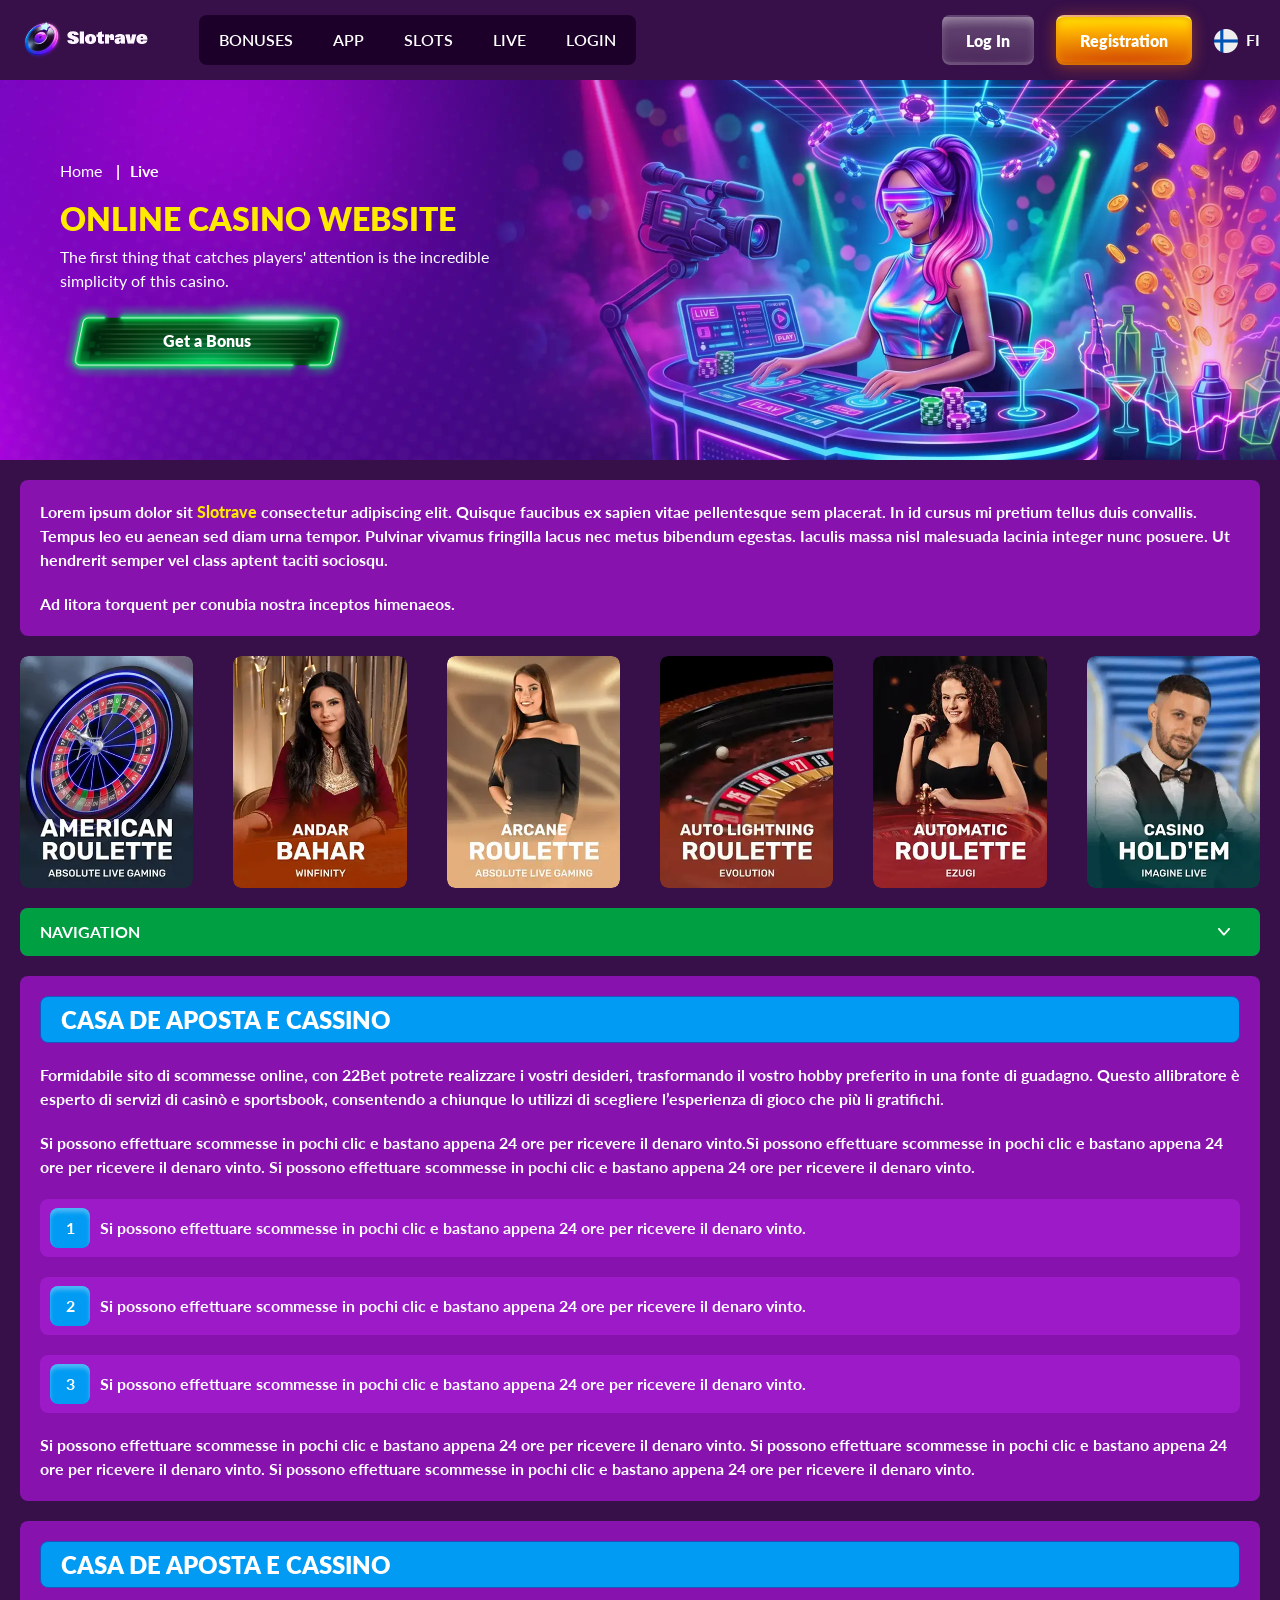
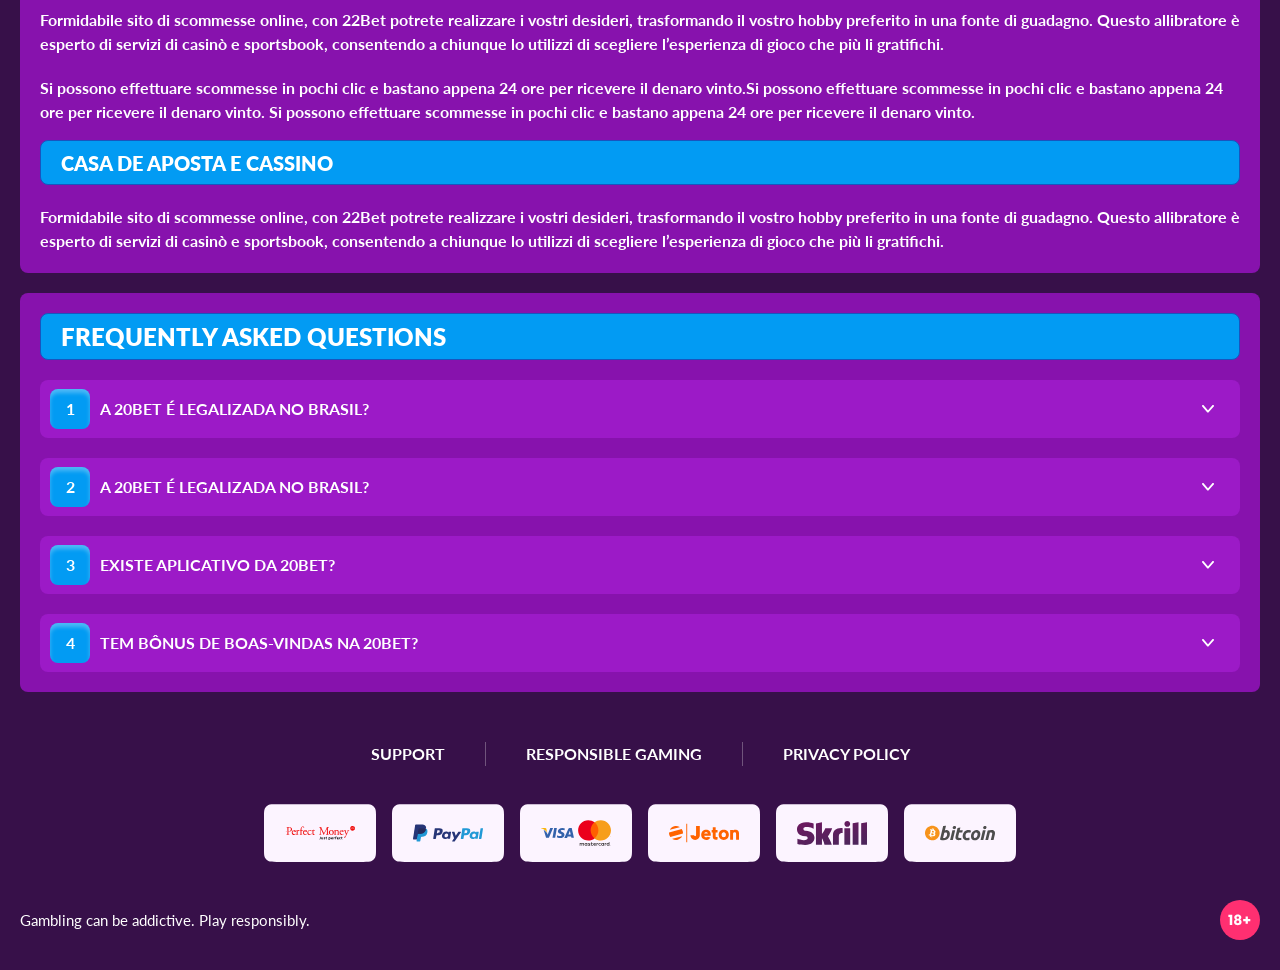
<file: live.html>
<!DOCTYPE html>
<html lang="fi">
  <head>
    <meta charset="UTF-8" />
   
    <meta name="viewport" content="width=device-width, initial-scale=1.0" />
    <title>Slotrave</title>
    <meta name="description" content />
    <meta property="og:site_name" content />
    <meta property="og:title" content />
    <meta property="og:type" content="website" />
    <meta property="og:url" content />
    <meta property="og:image" content />
    <meta property="og:image:alt" content />
    <meta property="og:locale" content="fi" />
    <meta property="og:description" content />
    <link rel="preconnect" href="https://fonts.googleapis.com" />
    <link rel="preconnect" href="https://fonts.gstatic.com" crossorigin="anonymous" />
  <link href="https://fonts.googleapis.com/css2?family=Lato:ital,wght@0,100;0,300;0,400;0,700;0,900;1,100;1,300;1,400;1,700;1,900&display=swap" rel="stylesheet">
  
    <link rel="stylesheet" href="./css/reset.css" />
    <link rel="stylesheet" href="./css/main.css" />
    <link rel="stylesheet" href="./css/media.css"/>
    <link rel="icon" href="./images/Group.png" type="image/x-icon"/>
    <script
    src="https://code.jquery.com/jquery-3.6.1.min.js"
    integrity="sha256-o88AwQnZB+VDvE9tvIXrMQaPlFFSUTR+nldQm1LuPXQ="
    crossorigin="anonymous"
  ></script>
  </head>
  <body>
  <header class="header">
      <section class="content header__content">
        <a href="./index.html" class="logo header__logo"
          ><img src="./images/logo.png" alt="logo" title
        /></a>
        <button class="header__btn-menu" >
          <svg width="16px" height="16px" viewBox="0 0 16 16" xmlns="http://www.w3.org/2000/svg">
              <rect y="0" width="16" height="3" rx="1.5"></rect>
              <rect y="6.5" width="16" height="3" rx="1.5"></rect>
              <rect y="13" width="16" height="3" rx="1.5"></rect>
            </svg>
        </button>

          <nav class="menu header__menu">
          <ul class="header__menu-list">
                
              <li class="" >
            
                <a href="./bonus.html" >
                <span>Bonuses</span>
              </a>
            
              </a>
            </li>
              <li>
                <a href="./app.html">
                 App
                </a>
              </li>
               <li>
                <a href="./slots.html">
               Slots
                </a>
              </li>
               <li>
                <a href="./live.html">
                live
                </a>
              </li>
               <li>
                <a href="./login.html">
                login
                </a>
              </li>
              
             
            </ul>
            <div class="header__button header__button-menu " >
              <a href="#" class="button  button__login-menu">log in</a>
              <a href="#" class="button button__menu">registration</a>
            </div>
           
          </nav>
            <a href="#" class="button button__login">log in</a>
            <a href="#" class="button button__singup">registration</a>
            <!-- <div id="clock" class="header__time">00:00</div> -->
            <a href="#" class="header__flag">
                <span><img src="./images/flag.png" alt="flag" title /></span>
                <span>fi</span>
              </a>
      </section>
    </header>
     <main class="main home main-page">
        <section class=" hero hero__page">
           
            <div class="background ">
              <img src="./images/live/bg-live.webp" alt="hero" title />
              
            </div>
            <div class="hero__wrapper hero__wrapper-page">
              <div class="hero__data hero__data-bonus">
                <ul
                class="breadcrumbs "
                
              >
                <li
                  
                >
                  <a href="/" >
                    <span >Home</span></a
                  >
                 
                </li>
                <li
                  
                >
                  <a href="#" > <span >Live</span></a>
                 
                </li>
              </ul>
                <h1 class="title general hero__title">
                  Online Casino Website
                </h1>
                 <p class="hero__text">The first thing that catches players' attention is the incredible simplicity of this casino.</p>
               
                <a href="#" class="button  hero__button ">Get a Bonus</a>
               
              </div>
             
            </div>
          </section>
      <section class="main__wrap main__wrap-page">
       
       <section class="content__wrapper content__wrapper-page">
        <section class="content article">
            <p>
             Lorem ipsum dolor sit <a href="#">Slotrave</a> consectetur adipiscing elit. Quisque faucibus ex sapien vitae pellentesque sem placerat. In id cursus mi pretium tellus duis convallis. Tempus leo eu aenean sed diam urna tempor. Pulvinar vivamus fringilla lacus nec metus bibendum egestas. Iaculis massa nisl malesuada lacinia integer nunc posuere. Ut hendrerit semper vel class aptent taciti sociosqu.
            </p>
            <p>
             Ad litora torquent per conubia nostra inceptos himenaeos.
            </p>
          </section>
           <section class="content casino">
           
              <ul class="casino__list ">
                <li class="casino__item">
                    <a href="#"><div class="casino__wrapper">
                      <img class="casino__img" src="./images/live/card-live1.webp" alt="" title>
                    <div class="casino__hover casino__hover-live">
                        
                        <div class="casino-box">
                            
                        <span  class="button  casino__buttons"><img src="./images/card-button.svg" alt="" title></span>
                        </div>
                    </div>
                    </div>
                    </a>
                </li>
                <li class="casino__item">
                  <a href="#"><div class="casino__wrapper">
                      <img class="casino__img" src="./images/live/card-live2.webp" alt="" title>
                    <div class="casino__hover casino__hover-live">
                        
                        <div class="casino-box">
                            
                        <span  class="button  casino__buttons"><img src="./images/card-button.svg" alt="" title></span>
                        </div>
                    </div>
                    </div>
                    </a>
              </li>
              <li class="casino__item">
              <a href="#"><div class="casino__wrapper">
                      <img class="casino__img" src="./images/live/card-live3.webp" alt="" title>
                    <div class="casino__hover casino__hover-live">
                        
                        <div class="casino-box">
                            
                        <span  class="button  casino__buttons"><img src="./images/card-button.svg" alt="" title></span>
                        </div>
                    </div>
                    </div>
                    </a>
            </li>
             <li class="casino__item">
                <a href="#"><div class="casino__wrapper">
                      <img class="casino__img" src="./images/live/card-live4.webp" alt="" title>
                    <div class="casino__hover casino__hover-live">
                        
                        <div class="casino-box">
                            
                        <span  class="button  casino__buttons"><img src="./images/card-button.svg" alt="" title></span>
                        </div>
                    </div>
                    </div>
                    </a>
            </li>
             <li class="casino__item">
                <a href="#"><div class="casino__wrapper">
                      <img class="casino__img" src="./images/live/card-live5.webp" alt="" title>
                    <div class="casino__hover casino__hover-live">
                        
                        <div class="casino-box">
                            
                        <span  class="button  casino__buttons"><img src="./images/card-button.svg" alt="" title></span>
                        </div>
                    </div>
                    </div>
                    </a>
            </li>
             <li class="casino__item">
                <a href="#"><div class="casino__wrapper">
                      <img class="casino__img" src="./images/live/card-live6.webp" alt="" title>
                    <div class="casino__hover casino__hover-live">
                        
                        <div class="casino-box">
                            
                        <span  class="button  casino__buttons"><img src="./images/card-button.svg" alt="" title></span>
                        </div>
                    </div>
                    </div>
                    </a>
            </li>
        

              </ul>
         </section>
        
            <section class="content menu-review__content">
              

            
                <div class="menu__review-desk menu__review-content">Navigation</div>
                <ul class="menu__review menu__review-list">
                  <li><a href="#">Lorem ipsum dolor sit</a></li>
                    <li><a href="#">Amet consectetur adipiscing</a></li>
                      <li><a href="#">Quisque faucibus ex sapien vitae</a></li>
                        <li><a href="#">Ut hendrerit sempero</a></li>
                          <li><a href="#">Pulvinar vivamus fringilla</a></li>
                           <li><a href="#">Ad litora torquent per conubia</a></li>
                         
                          
                </ul>
             
          
          </section>
         
         <section class="content article">
            <h2 class="title high article__title">Casa de Aposta e Cassino</h2>
            
            <p>
             Formidabile sito di scommesse online, con 22Bet potrete realizzare i vostri desideri, trasformando il vostro hobby preferito in una fonte di guadagno. Questo allibratore è esperto di servizi di casinò e sportsbook, consentendo a chiunque lo utilizzi di scegliere l’esperienza di gioco che più li gratifichi.
            </p>
            <p>
             Si possono effettuare scommesse in pochi clic e bastano appena 24 ore per ricevere il denaro vinto.Si possono effettuare scommesse in pochi clic e bastano appena 24 ore per ricevere il denaro vinto. Si possono effettuare scommesse in pochi clic e bastano appena 24 ore per ricevere il denaro vinto.
            </p>
           <ol>
              <li>Si possono effettuare scommesse in pochi clic e bastano appena 24 ore per ricevere il denaro vinto.</li>
              <li>Si possono effettuare scommesse in pochi clic e bastano appena 24 ore per ricevere il denaro vinto.</li>
              <li>Si possono effettuare scommesse in pochi clic e bastano appena 24 ore per ricevere il denaro vinto.</li>
            </ol>
            <p>Si possono effettuare scommesse in pochi clic e bastano appena 24 ore per ricevere il denaro vinto. Si possono effettuare scommesse in pochi clic e bastano appena 24 ore per ricevere il denaro vinto. Si possono effettuare scommesse in pochi clic e bastano appena 24 ore per ricevere il denaro vinto.</p>
          </section>
           <section class="content article">
            <h2 class="title high article__title">Casa de Aposta e Cassino</h2>
            
            <p>
             Formidabile sito di scommesse online, con 22Bet potrete realizzare i vostri desideri, trasformando il vostro hobby preferito in una fonte di guadagno. Questo allibratore è esperto di servizi di casinò e sportsbook, consentendo a chiunque lo utilizzi di scegliere l’esperienza di gioco che più li gratifichi.
            </p>
            <p>
             Si possono effettuare scommesse in pochi clic e bastano appena 24 ore per ricevere il denaro vinto.Si possono effettuare scommesse in pochi clic e bastano appena 24 ore per ricevere il denaro vinto. Si possono effettuare scommesse in pochi clic e bastano appena 24 ore per ricevere il denaro vinto.
            </p>
          
            <h3>Casa de Aposta e Cassino</h3>
            <p>Formidabile sito di scommesse online, con 22Bet potrete realizzare i vostri desideri, trasformando il vostro hobby preferito in una fonte di guadagno. Questo allibratore è esperto di servizi di casinò e sportsbook, consentendo a chiunque lo utilizzi di scegliere l’esperienza di gioco che più li gratifichi.</p>
          </section>
        
           <section class="content faq">
            <h2 class="title high faq__title">Frequently Asked Questions</h2>
            <ul class="faq__list " >
              <li class="faq__item"  >
                <h3 class="title medium faq__subtitle js-button-expander js-button-expander--faq"  >A 20Bet é legalizada no Brasil?
                 </h3>
                <div  class="faq__answer js-expand-content js-expand-content--faq" >
                  <p  >
                    Sim, a casa de apostas tem licença emitida por Curaçao, que é reconhecida no Brasil e a permite atuar por aqui.
                  </p>
                </div>
              </li>
              <li class="faq__item"  >
                <h3 class="title medium faq__subtitle js-button-expander js-button-expander--faq"  >A 20Bet é legalizada no Brasil?</h3>
                <div class="faq__answer js-expand-content js-expand-content--faq" >
                  <p  >
                    Sim, a casa de apostas tem licença emitida por Curaçao, que é reconhecida no Brasil e a permite atuar por aqui.
                  </p>
                </div>
              </li> 
              <li class="faq__item"  >
                <h3 class="title medium faq__subtitle js-button-expander js-button-expander--faq"  >Existe aplicativo da 20Bet?</h3>
                <div class="faq__answer js-expand-content js-expand-content--faq" >
                  <p  >
                   Sim, disponível para sistemas operacionais iOS e Android.
                  </p>
                </div>
              </li> 
              <li class="faq__item"  >
                <h3 class="title medium faq__subtitle js-button-expander js-button-expander--faq"  >Tem bônus de boas-vindas na 20Bet?</h3>
                <div class="faq__answer js-expand-content js-expand-content--faq" >
                  <p  >
                   O pacote especial para novos usuários da 20Bet paga 100% sobre o primeiro depósito, com limite de 600 BRL.
                  </p>
                </div>
              </li> 
             
            </ul>
          </section>
          
        </section> 
        
       
        <div class=""  onclick="scrollToTop()">
          <button class="main__arrow" id="scrollToTopBtn"></button>
        </div> 
      </section>
    </main> 
     <footer class=" footer ">
      <section class="content footer__content">
        <ul class="footer__menu">
         <li><a href="./support.html">Support</a></li>
         <li><a href="./responsible.html">Responsible Gaming</a></li>
         <li><a href="./policy.html">Privacy Policy</a></li>
         
        </ul>
       
          <ul class="footer__cards-list">
           
            <li>
              <a href="#"
                ><img src="./images/footer-img1.svg" alt="card" title
              /></a>
            </li>
           <li>
              <a href="#"
                ><img src="./images/footer-img2.svg" alt="card" title
              /></a>
            </li> <li>
              <a href="#"
                ><img src="./images/footer-img3.svg" alt="card" title
              /></a>
            </li> <li>
              <a href="#"
                ><img src="./images/footer-img4.svg" alt="card" title
              /></a>
            </li> <li>
              <a href="#"
                ><img src="./images/footer-img5.svg" alt="card" title
              /></a>
            </li> <li>
              <a href="#"
                ><img src="./images/footer-img6.svg" alt="card" title
              /></a>
            </li>
          </ul>
       
        <div class="footer__wrapp">
          <div class="footer__text">
           
            <p>Gambling can be addictive. Play responsibly. 
</p>
           
          </div>
          <div class="footer__age">
            <img src="./images/age.svg" alt="age" title />
          </div>
        </div>
      
      </section>
    </footer>
    
    <script src="./js/sidebar.js" defer></script>
    <script src="./js/expander.js" defer></script>
    <script src="./js/mobile-menu.js" defer></script>
    <!-- <script src="./js/clock.js" defer></script> -->
     <script src="./js/arrowUp.js" defer></script>
  </body>
</html>
</file>
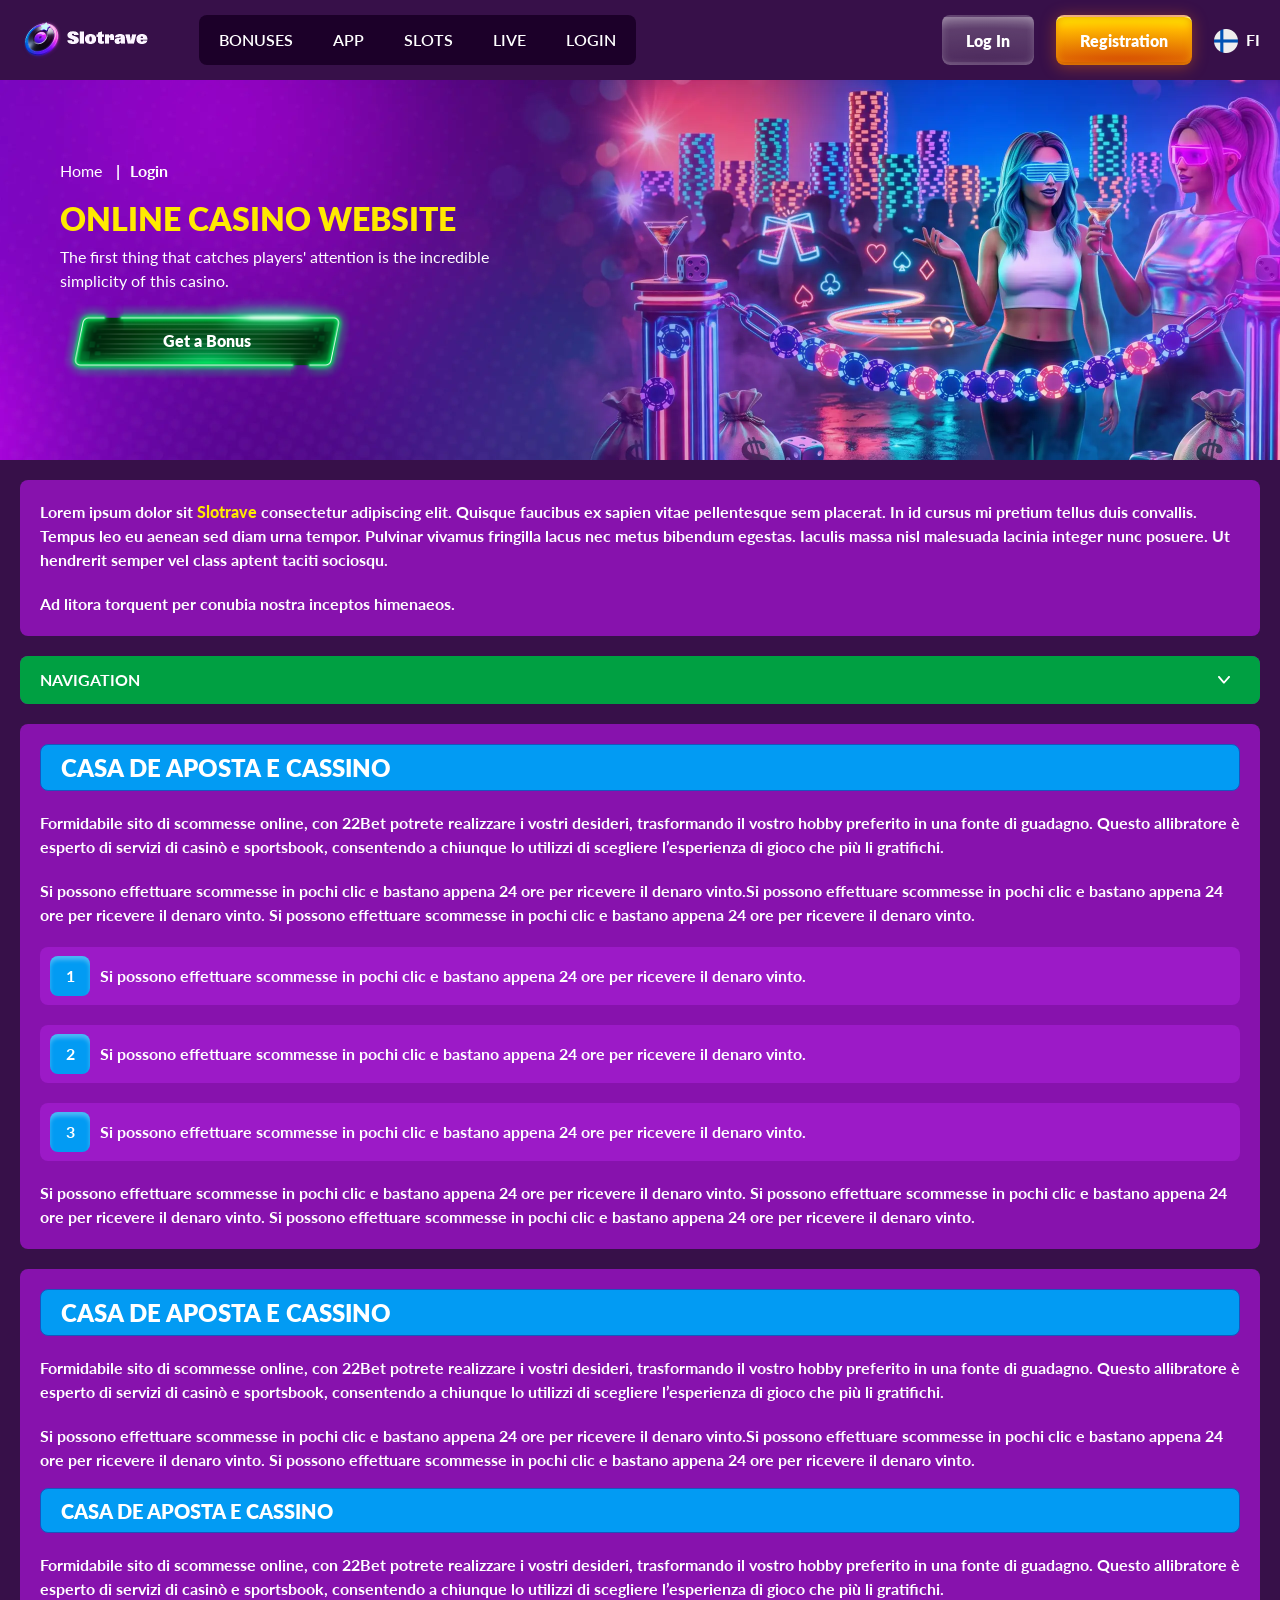
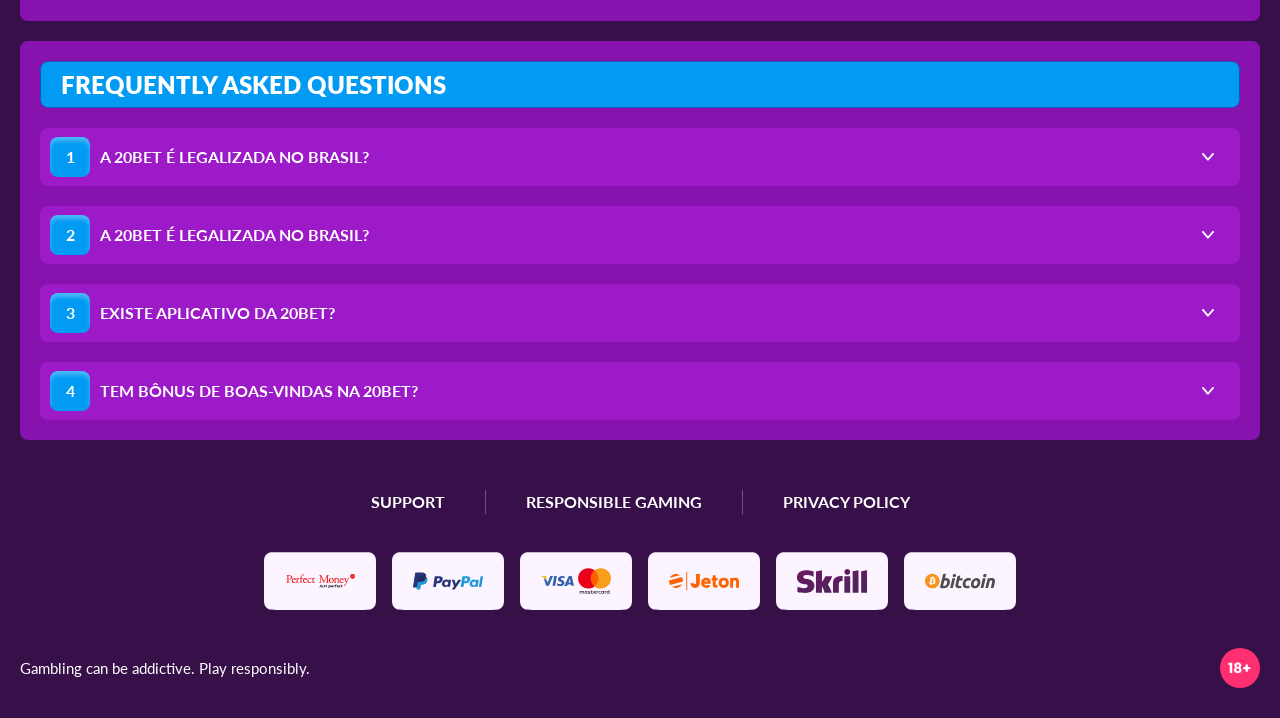
<file: login.html>
<!DOCTYPE html>
<html lang="fi">
  <head>
    <meta charset="UTF-8" />
   
    <meta name="viewport" content="width=device-width, initial-scale=1.0" />
    <title>Slotrave</title>
    <meta name="description" content />
    <meta property="og:site_name" content />
    <meta property="og:title" content />
    <meta property="og:type" content="website" />
    <meta property="og:url" content />
    <meta property="og:image" content />
    <meta property="og:image:alt" content />
    <meta property="og:locale" content="fi" />
    <meta property="og:description" content />
    <link rel="preconnect" href="https://fonts.googleapis.com" />
    <link rel="preconnect" href="https://fonts.gstatic.com" crossorigin="anonymous" />
  <link href="https://fonts.googleapis.com/css2?family=Lato:ital,wght@0,100;0,300;0,400;0,700;0,900;1,100;1,300;1,400;1,700;1,900&display=swap" rel="stylesheet">
  
    <link rel="stylesheet" href="./css/reset.css" />
    <link rel="stylesheet" href="./css/main.css" />
    <link rel="stylesheet" href="./css/media.css"/>
    <link rel="icon" href="./images/Group.png" type="image/x-icon"/>
    <script
    src="https://code.jquery.com/jquery-3.6.1.min.js"
    integrity="sha256-o88AwQnZB+VDvE9tvIXrMQaPlFFSUTR+nldQm1LuPXQ="
    crossorigin="anonymous"
  ></script>
  </head>
  <body>
  <header class="header">
      <section class="content header__content">
        <a href="./index.html" class="logo header__logo"
          ><img src="./images/logo.png" alt="logo" title
        /></a>
        <button class="header__btn-menu" >
          <svg width="16px" height="16px" viewBox="0 0 16 16" xmlns="http://www.w3.org/2000/svg">
              <rect y="0" width="16" height="3" rx="1.5"></rect>
              <rect y="6.5" width="16" height="3" rx="1.5"></rect>
              <rect y="13" width="16" height="3" rx="1.5"></rect>
            </svg>
        </button>

          <nav class="menu header__menu">
          <ul class="header__menu-list">
                
              <li class="" >
            
                <a href="./bonus.html" >
                <span>Bonuses</span>
              </a>
            
              </a>
            </li>
              <li>
                <a href="./app.html">
                 App
                </a>
              </li>
               <li>
                <a href="./slots.html">
               Slots
                </a>
              </li>
               <li>
                <a href="./live.html">
                live
                </a>
              </li>
               <li>
                <a href="./login.html">
                login
                </a>
              </li>
              
             
            </ul>
            <div class="header__button header__button-menu " >
              <a href="#" class="button  button__login-menu">log in</a>
              <a href="#" class="button button__menu">registration</a>
            </div>
           
          </nav>
            <a href="#" class="button button__login">log in</a>
            <a href="#" class="button button__singup">registration</a>
            <!-- <div id="clock" class="header__time">00:00</div> -->
            <a href="#" class="header__flag">
                <span><img src="./images/flag.png" alt="flag" title /></span>
                <span>fi</span>
              </a>
      </section>
    </header>
     <main class="main home main-page">
        <section class=" hero hero__page">
           
            <div class="background background-pageApp">
              <img src="./images/layout-image/bg-login.webp" alt="hero" title />
              
            </div>
            <div class="hero__wrapper hero__wrapper-page">
              <div class="hero__data hero__data-bonus">
                <ul
                class="breadcrumbs "
                
              >
                <li
                  
                >
                  <a href="/" >
                    <span >Home</span></a
                  >
                 
                </li>
                <li
                  
                >
                  <a href="#" > <span >Login</span></a>
                 
                </li>
              </ul>
                <h1 class="title general hero__title">
                  Online Casino Website
                </h1>
                 <p class="hero__text">The first thing that catches players' attention is the incredible simplicity of this casino.</p>
               
                <a href="#" class="button  hero__button ">Get a Bonus</a>
               
              </div>
             
            </div>
          </section>
      <section class="main__wrap main__wrap-page">
       
       <section class="content__wrapper content__wrapper-page">
        <section class="content article">
            <p>
             Lorem ipsum dolor sit <a href="#">Slotrave</a> consectetur adipiscing elit. Quisque faucibus ex sapien vitae pellentesque sem placerat. In id cursus mi pretium tellus duis convallis. Tempus leo eu aenean sed diam urna tempor. Pulvinar vivamus fringilla lacus nec metus bibendum egestas. Iaculis massa nisl malesuada lacinia integer nunc posuere. Ut hendrerit semper vel class aptent taciti sociosqu.
            </p>
            <p>
             Ad litora torquent per conubia nostra inceptos himenaeos.
            </p>
          </section>
          
            <section class="content menu-review__content">
              

            
                <div class="menu__review-desk menu__review-content">Navigation</div>
                <ul class="menu__review menu__review-list">
                  <li><a href="#">Lorem ipsum dolor sit</a></li>
                    <li><a href="#">Amet consectetur adipiscing</a></li>
                      <li><a href="#">Quisque faucibus ex sapien vitae</a></li>
                        <li><a href="#">Ut hendrerit sempero</a></li>
                          <li><a href="#">Pulvinar vivamus fringilla</a></li>
                           <li><a href="#">Ad litora torquent per conubia</a></li>
                         
                          
                </ul>
             
          
          </section>
         
         <section class="content article">
            <h2 class="title high article__title">Casa de Aposta e Cassino</h2>
            
            <p>
             Formidabile sito di scommesse online, con 22Bet potrete realizzare i vostri desideri, trasformando il vostro hobby preferito in una fonte di guadagno. Questo allibratore è esperto di servizi di casinò e sportsbook, consentendo a chiunque lo utilizzi di scegliere l’esperienza di gioco che più li gratifichi.
            </p>
            <p>
             Si possono effettuare scommesse in pochi clic e bastano appena 24 ore per ricevere il denaro vinto.Si possono effettuare scommesse in pochi clic e bastano appena 24 ore per ricevere il denaro vinto. Si possono effettuare scommesse in pochi clic e bastano appena 24 ore per ricevere il denaro vinto.
            </p>
           <ol>
              <li>Si possono effettuare scommesse in pochi clic e bastano appena 24 ore per ricevere il denaro vinto.</li>
              <li>Si possono effettuare scommesse in pochi clic e bastano appena 24 ore per ricevere il denaro vinto.</li>
              <li>Si possono effettuare scommesse in pochi clic e bastano appena 24 ore per ricevere il denaro vinto.</li>
            </ol>
            <p>Si possono effettuare scommesse in pochi clic e bastano appena 24 ore per ricevere il denaro vinto. Si possono effettuare scommesse in pochi clic e bastano appena 24 ore per ricevere il denaro vinto. Si possono effettuare scommesse in pochi clic e bastano appena 24 ore per ricevere il denaro vinto.</p>
          </section>
           <section class="content article">
            <h2 class="title high article__title">Casa de Aposta e Cassino</h2>
            
            <p>
             Formidabile sito di scommesse online, con 22Bet potrete realizzare i vostri desideri, trasformando il vostro hobby preferito in una fonte di guadagno. Questo allibratore è esperto di servizi di casinò e sportsbook, consentendo a chiunque lo utilizzi di scegliere l’esperienza di gioco che più li gratifichi.
            </p>
            <p>
             Si possono effettuare scommesse in pochi clic e bastano appena 24 ore per ricevere il denaro vinto.Si possono effettuare scommesse in pochi clic e bastano appena 24 ore per ricevere il denaro vinto. Si possono effettuare scommesse in pochi clic e bastano appena 24 ore per ricevere il denaro vinto.
            </p>
          
            <h3>Casa de Aposta e Cassino</h3>
            <p>Formidabile sito di scommesse online, con 22Bet potrete realizzare i vostri desideri, trasformando il vostro hobby preferito in una fonte di guadagno. Questo allibratore è esperto di servizi di casinò e sportsbook, consentendo a chiunque lo utilizzi di scegliere l’esperienza di gioco che più li gratifichi.</p>
          </section>
        
           <section class="content faq">
            <h2 class="title high faq__title">Frequently Asked Questions</h2>
            <ul class="faq__list " >
              <li class="faq__item"  >
                <h3 class="title medium faq__subtitle js-button-expander js-button-expander--faq"  >A 20Bet é legalizada no Brasil?
                 </h3>
                <div  class="faq__answer js-expand-content js-expand-content--faq" >
                  <p  >
                    Sim, a casa de apostas tem licença emitida por Curaçao, que é reconhecida no Brasil e a permite atuar por aqui.
                  </p>
                </div>
              </li>
              <li class="faq__item"  >
                <h3 class="title medium faq__subtitle js-button-expander js-button-expander--faq"  >A 20Bet é legalizada no Brasil?</h3>
                <div class="faq__answer js-expand-content js-expand-content--faq" >
                  <p  >
                    Sim, a casa de apostas tem licença emitida por Curaçao, que é reconhecida no Brasil e a permite atuar por aqui.
                  </p>
                </div>
              </li> 
              <li class="faq__item"  >
                <h3 class="title medium faq__subtitle js-button-expander js-button-expander--faq"  >Existe aplicativo da 20Bet?</h3>
                <div class="faq__answer js-expand-content js-expand-content--faq" >
                  <p  >
                   Sim, disponível para sistemas operacionais iOS e Android.
                  </p>
                </div>
              </li> 
              <li class="faq__item"  >
                <h3 class="title medium faq__subtitle js-button-expander js-button-expander--faq"  >Tem bônus de boas-vindas na 20Bet?</h3>
                <div class="faq__answer js-expand-content js-expand-content--faq" >
                  <p  >
                   O pacote especial para novos usuários da 20Bet paga 100% sobre o primeiro depósito, com limite de 600 BRL.
                  </p>
                </div>
              </li> 
             
            </ul>
          </section>
          
        </section> 
        
       
        <div class=""  onclick="scrollToTop()">
          <button class="main__arrow" id="scrollToTopBtn"></button>
        </div> 
      </section>
    </main> 
     <footer class=" footer ">
      <section class="content footer__content">
        <ul class="footer__menu">
         <li><a href="./support.html">Support</a></li>
         <li><a href="./responsible.html">Responsible Gaming</a></li>
         <li><a href="./policy.html">Privacy Policy</a></li>
         
        </ul>
       
          <ul class="footer__cards-list">
           
            <li>
              <a href="#"
                ><img src="./images/footer-img1.svg" alt="card" title
              /></a>
            </li>
           <li>
              <a href="#"
                ><img src="./images/footer-img2.svg" alt="card" title
              /></a>
            </li> <li>
              <a href="#"
                ><img src="./images/footer-img3.svg" alt="card" title
              /></a>
            </li> <li>
              <a href="#"
                ><img src="./images/footer-img4.svg" alt="card" title
              /></a>
            </li> <li>
              <a href="#"
                ><img src="./images/footer-img5.svg" alt="card" title
              /></a>
            </li> <li>
              <a href="#"
                ><img src="./images/footer-img6.svg" alt="card" title
              /></a>
            </li>
          </ul>
       
        <div class="footer__wrapp">
          <div class="footer__text">
           
            <p>Gambling can be addictive. Play responsibly. 
</p>
           
          </div>
          <div class="footer__age">
            <img src="./images/age.svg" alt="age" title />
          </div>
        </div>
      
      </section>
    </footer>
    
    <script src="./js/sidebar.js" defer></script>
    <script src="./js/expander.js" defer></script>
    <script src="./js/mobile-menu.js" defer></script>
    <!-- <script src="./js/clock.js" defer></script> -->
     <script src="./js/arrowUp.js" defer></script>
  </body>
</html>
</file>
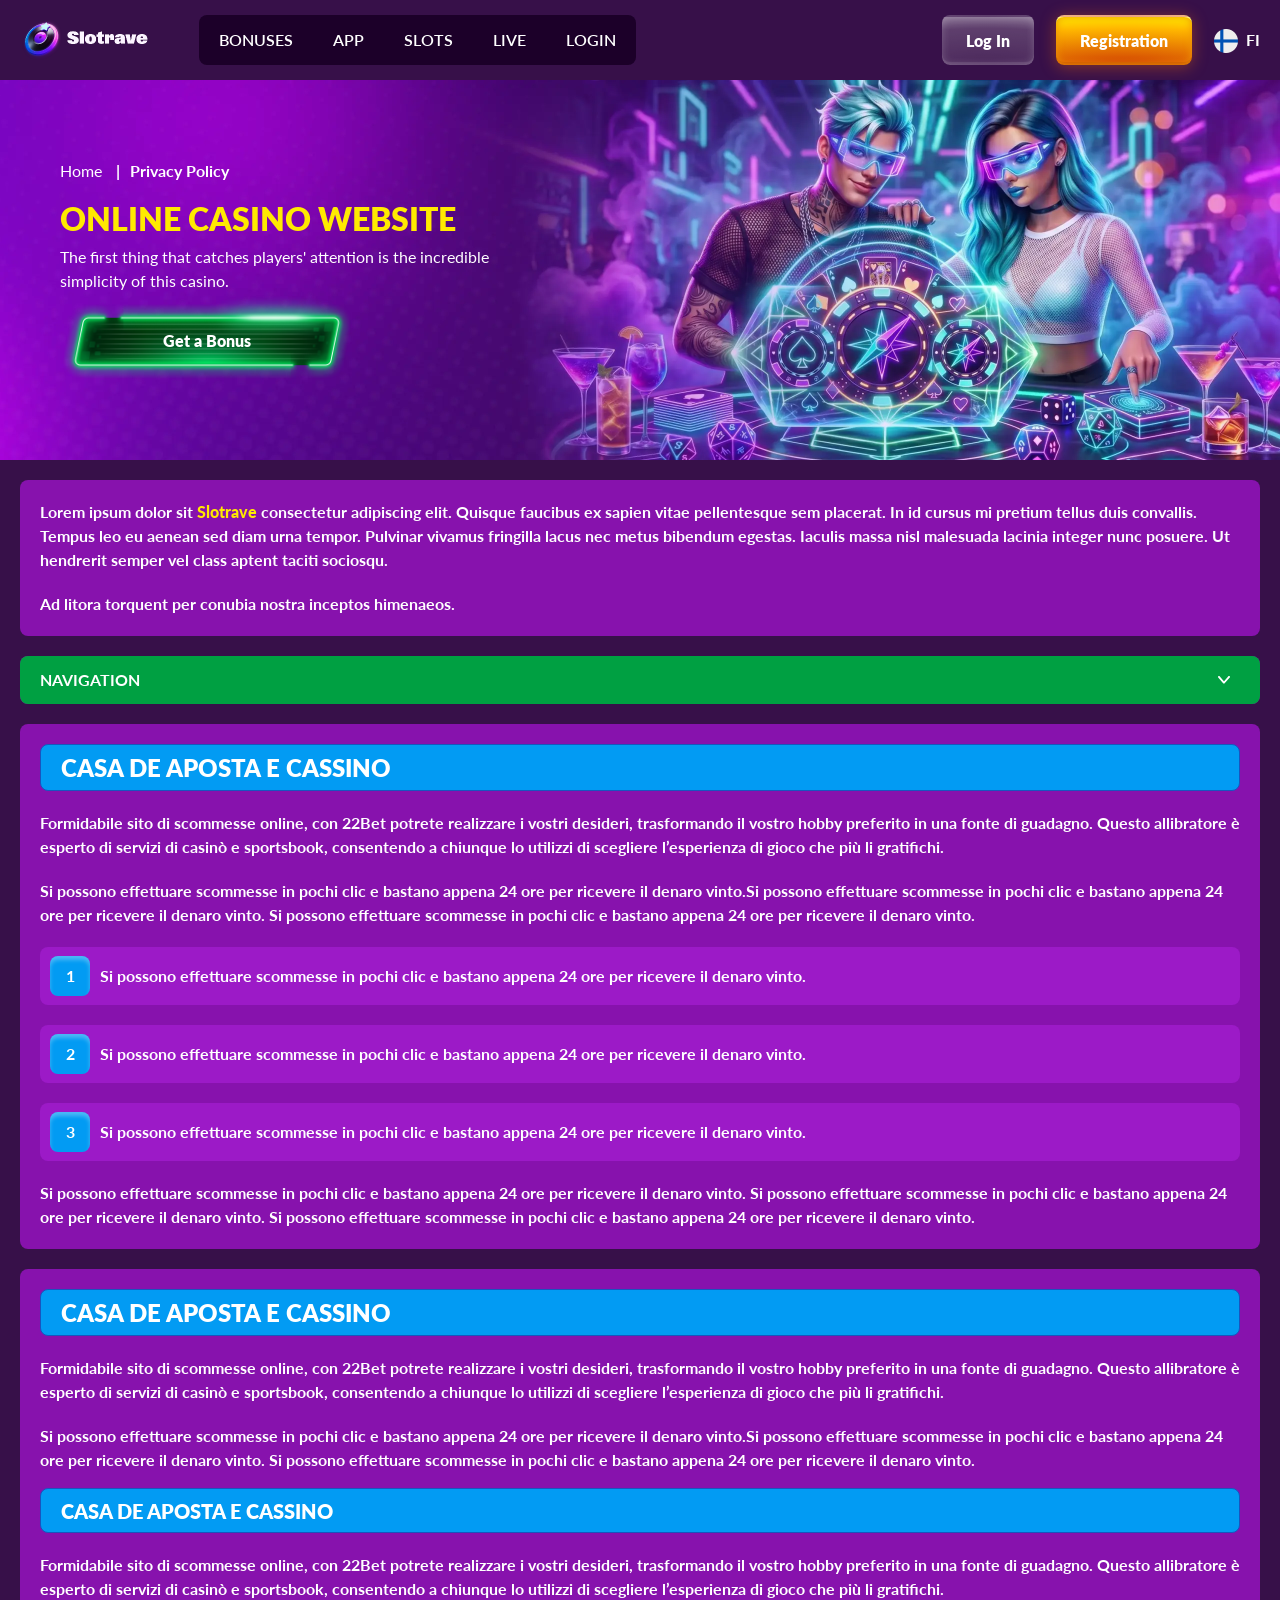
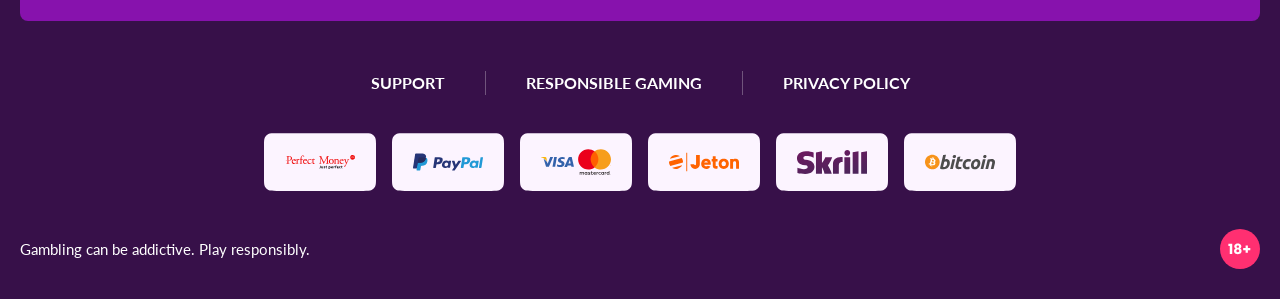
<file: policy.html>
<!DOCTYPE html>
<html lang="fi">
  <head>
    <meta charset="UTF-8" />
   
    <meta name="viewport" content="width=device-width, initial-scale=1.0" />
    <title>Slotrave</title>
    <meta name="description" content />
    <meta property="og:site_name" content />
    <meta property="og:title" content />
    <meta property="og:type" content="website" />
    <meta property="og:url" content />
    <meta property="og:image" content />
    <meta property="og:image:alt" content />
    <meta property="og:locale" content="fi" />
    <meta property="og:description" content />
    <link rel="preconnect" href="https://fonts.googleapis.com" />
    <link rel="preconnect" href="https://fonts.gstatic.com" crossorigin="anonymous" />
  <link href="https://fonts.googleapis.com/css2?family=Lato:ital,wght@0,100;0,300;0,400;0,700;0,900;1,100;1,300;1,400;1,700;1,900&display=swap" rel="stylesheet">
  
    <link rel="stylesheet" href="./css/reset.css" />
    <link rel="stylesheet" href="./css/main.css" />
    <link rel="stylesheet" href="./css/media.css"/>
    <link rel="icon" href="./images/Group.png" type="image/x-icon"/>
    <script
    src="https://code.jquery.com/jquery-3.6.1.min.js"
    integrity="sha256-o88AwQnZB+VDvE9tvIXrMQaPlFFSUTR+nldQm1LuPXQ="
    crossorigin="anonymous"
  ></script>
  </head>
  <body>
  <header class="header">
      <section class="content header__content">
        <a href="./index.html" class="logo header__logo"
          ><img src="./images/logo.png" alt="logo" title
        /></a>
        <button class="header__btn-menu" >
          <svg width="16px" height="16px" viewBox="0 0 16 16" xmlns="http://www.w3.org/2000/svg">
              <rect y="0" width="16" height="3" rx="1.5"></rect>
              <rect y="6.5" width="16" height="3" rx="1.5"></rect>
              <rect y="13" width="16" height="3" rx="1.5"></rect>
            </svg>
        </button>

          <nav class="menu header__menu">
          <ul class="header__menu-list">
                
              <li class="" >
            
                <a href="./bonus.html" >
                <span>Bonuses</span>
              </a>
            
              </a>
            </li>
              <li>
                <a href="./app.html">
                 App
                </a>
              </li>
               <li>
                <a href="./slots.html">
               Slots
                </a>
              </li>
               <li>
                <a href="./live.html">
                live
                </a>
              </li>
               <li>
                <a href="./login.html">
                login
                </a>
              </li>
              
             
            </ul>
            <div class="header__button header__button-menu " >
              <a href="#" class="button  button__login-menu">log in</a>
              <a href="#" class="button button__menu">registration</a>
            </div>
           
          </nav>
            <a href="#" class="button button__login">log in</a>
            <a href="#" class="button button__singup">registration</a>
            <!-- <div id="clock" class="header__time">00:00</div> -->
            <a href="#" class="header__flag">
                <span><img src="./images/flag.png" alt="flag" title /></span>
                <span>fi</span>
              </a>
      </section>
    </header>
     <main class="main home main-page">
        <section class=" hero hero__page">
           
            <div class="background ">
              <img src="./images/layout-image/bg-policy.webp" alt="hero" title />
              
            </div>
            <div class="hero__wrapper hero__wrapper-page">
              <div class="hero__data hero__data-bonus">
                <ul
                class="breadcrumbs "
                
              >
                <li
                  
                >
                  <a href="/" >
                    <span >Home</span></a
                  >
                 
                </li>
                <li
                  
                >
                  <a href="#" > <span >Privacy Policy</span></a>
                 
                </li>
              </ul>
                <h1 class="title general hero__title">
                  Online Casino Website
                </h1>
                 <p class="hero__text">The first thing that catches players' attention is the incredible simplicity of this casino.</p>
               
                <a href="#" class="button  hero__button ">Get a Bonus</a>
               
              </div>
             
            </div>
          </section>
      <section class="main__wrap main__wrap-page">
       
       <section class="content__wrapper content__wrapper-page">
        <section class="content article">
            <p>
             Lorem ipsum dolor sit <a href="#">Slotrave</a> consectetur adipiscing elit. Quisque faucibus ex sapien vitae pellentesque sem placerat. In id cursus mi pretium tellus duis convallis. Tempus leo eu aenean sed diam urna tempor. Pulvinar vivamus fringilla lacus nec metus bibendum egestas. Iaculis massa nisl malesuada lacinia integer nunc posuere. Ut hendrerit semper vel class aptent taciti sociosqu.
            </p>
            <p>
             Ad litora torquent per conubia nostra inceptos himenaeos.
            </p>
          </section>
          
            <section class="content menu-review__content">
              

            
                <div class="menu__review-desk menu__review-content">Navigation</div>
                <ul class="menu__review menu__review-list">
                  <li><a href="#">Lorem ipsum dolor sit</a></li>
                    <li><a href="#">Amet consectetur adipiscing</a></li>
                      <li><a href="#">Quisque faucibus ex sapien vitae</a></li>
                        <li><a href="#">Ut hendrerit sempero</a></li>
                          <li><a href="#">Pulvinar vivamus fringilla</a></li>
                           <li><a href="#">Ad litora torquent per conubia</a></li>
                         
                          
                </ul>
             
          
          </section>
         
         <section class="content article">
            <h2 class="title high article__title">Casa de Aposta e Cassino</h2>
            
            <p>
             Formidabile sito di scommesse online, con 22Bet potrete realizzare i vostri desideri, trasformando il vostro hobby preferito in una fonte di guadagno. Questo allibratore è esperto di servizi di casinò e sportsbook, consentendo a chiunque lo utilizzi di scegliere l’esperienza di gioco che più li gratifichi.
            </p>
            <p>
             Si possono effettuare scommesse in pochi clic e bastano appena 24 ore per ricevere il denaro vinto.Si possono effettuare scommesse in pochi clic e bastano appena 24 ore per ricevere il denaro vinto. Si possono effettuare scommesse in pochi clic e bastano appena 24 ore per ricevere il denaro vinto.
            </p>
           <ol>
              <li>Si possono effettuare scommesse in pochi clic e bastano appena 24 ore per ricevere il denaro vinto.</li>
              <li>Si possono effettuare scommesse in pochi clic e bastano appena 24 ore per ricevere il denaro vinto.</li>
              <li>Si possono effettuare scommesse in pochi clic e bastano appena 24 ore per ricevere il denaro vinto.</li>
            </ol>
            <p>Si possono effettuare scommesse in pochi clic e bastano appena 24 ore per ricevere il denaro vinto. Si possono effettuare scommesse in pochi clic e bastano appena 24 ore per ricevere il denaro vinto. Si possono effettuare scommesse in pochi clic e bastano appena 24 ore per ricevere il denaro vinto.</p>
          </section>
           <section class="content article">
            <h2 class="title high article__title">Casa de Aposta e Cassino</h2>
            
            <p>
             Formidabile sito di scommesse online, con 22Bet potrete realizzare i vostri desideri, trasformando il vostro hobby preferito in una fonte di guadagno. Questo allibratore è esperto di servizi di casinò e sportsbook, consentendo a chiunque lo utilizzi di scegliere l’esperienza di gioco che più li gratifichi.
            </p>
            <p>
             Si possono effettuare scommesse in pochi clic e bastano appena 24 ore per ricevere il denaro vinto.Si possono effettuare scommesse in pochi clic e bastano appena 24 ore per ricevere il denaro vinto. Si possono effettuare scommesse in pochi clic e bastano appena 24 ore per ricevere il denaro vinto.
            </p>
          
            <h3>Casa de Aposta e Cassino</h3>
            <p>Formidabile sito di scommesse online, con 22Bet potrete realizzare i vostri desideri, trasformando il vostro hobby preferito in una fonte di guadagno. Questo allibratore è esperto di servizi di casinò e sportsbook, consentendo a chiunque lo utilizzi di scegliere l’esperienza di gioco che più li gratifichi.</p>
          </section>
        
        </section> 
        
       
        <div class=""  onclick="scrollToTop()">
          <button class="main__arrow" id="scrollToTopBtn"></button>
        </div> 
      </section>
    </main> 
     <footer class=" footer ">
      <section class="content footer__content">
        <ul class="footer__menu">
         <li><a href="./support.html">Support</a></li>
         <li><a href="./responsible.html">Responsible Gaming</a></li>
         <li><a href="./policy.html">Privacy Policy</a></li>
         
        </ul>
       
          <ul class="footer__cards-list">
           
            <li>
              <a href="#"
                ><img src="./images/footer-img1.svg" alt="card" title
              /></a>
            </li>
           <li>
              <a href="#"
                ><img src="./images/footer-img2.svg" alt="card" title
              /></a>
            </li> <li>
              <a href="#"
                ><img src="./images/footer-img3.svg" alt="card" title
              /></a>
            </li> <li>
              <a href="#"
                ><img src="./images/footer-img4.svg" alt="card" title
              /></a>
            </li> <li>
              <a href="#"
                ><img src="./images/footer-img5.svg" alt="card" title
              /></a>
            </li> <li>
              <a href="#"
                ><img src="./images/footer-img6.svg" alt="card" title
              /></a>
            </li>
          </ul>
       
        <div class="footer__wrapp">
          <div class="footer__text">
           
            <p>Gambling can be addictive. Play responsibly. 
</p>
           
          </div>
          <div class="footer__age">
            <img src="./images/age.svg" alt="age" title />
          </div>
        </div>
      
      </section>
    </footer>
    
    <script src="./js/sidebar.js" defer></script>
    <script src="./js/expander.js" defer></script>
    <script src="./js/mobile-menu.js" defer></script>
    <!-- <script src="./js/clock.js" defer></script> -->
     <script src="./js/arrowUp.js" defer></script>
  </body>
</html>
</file>
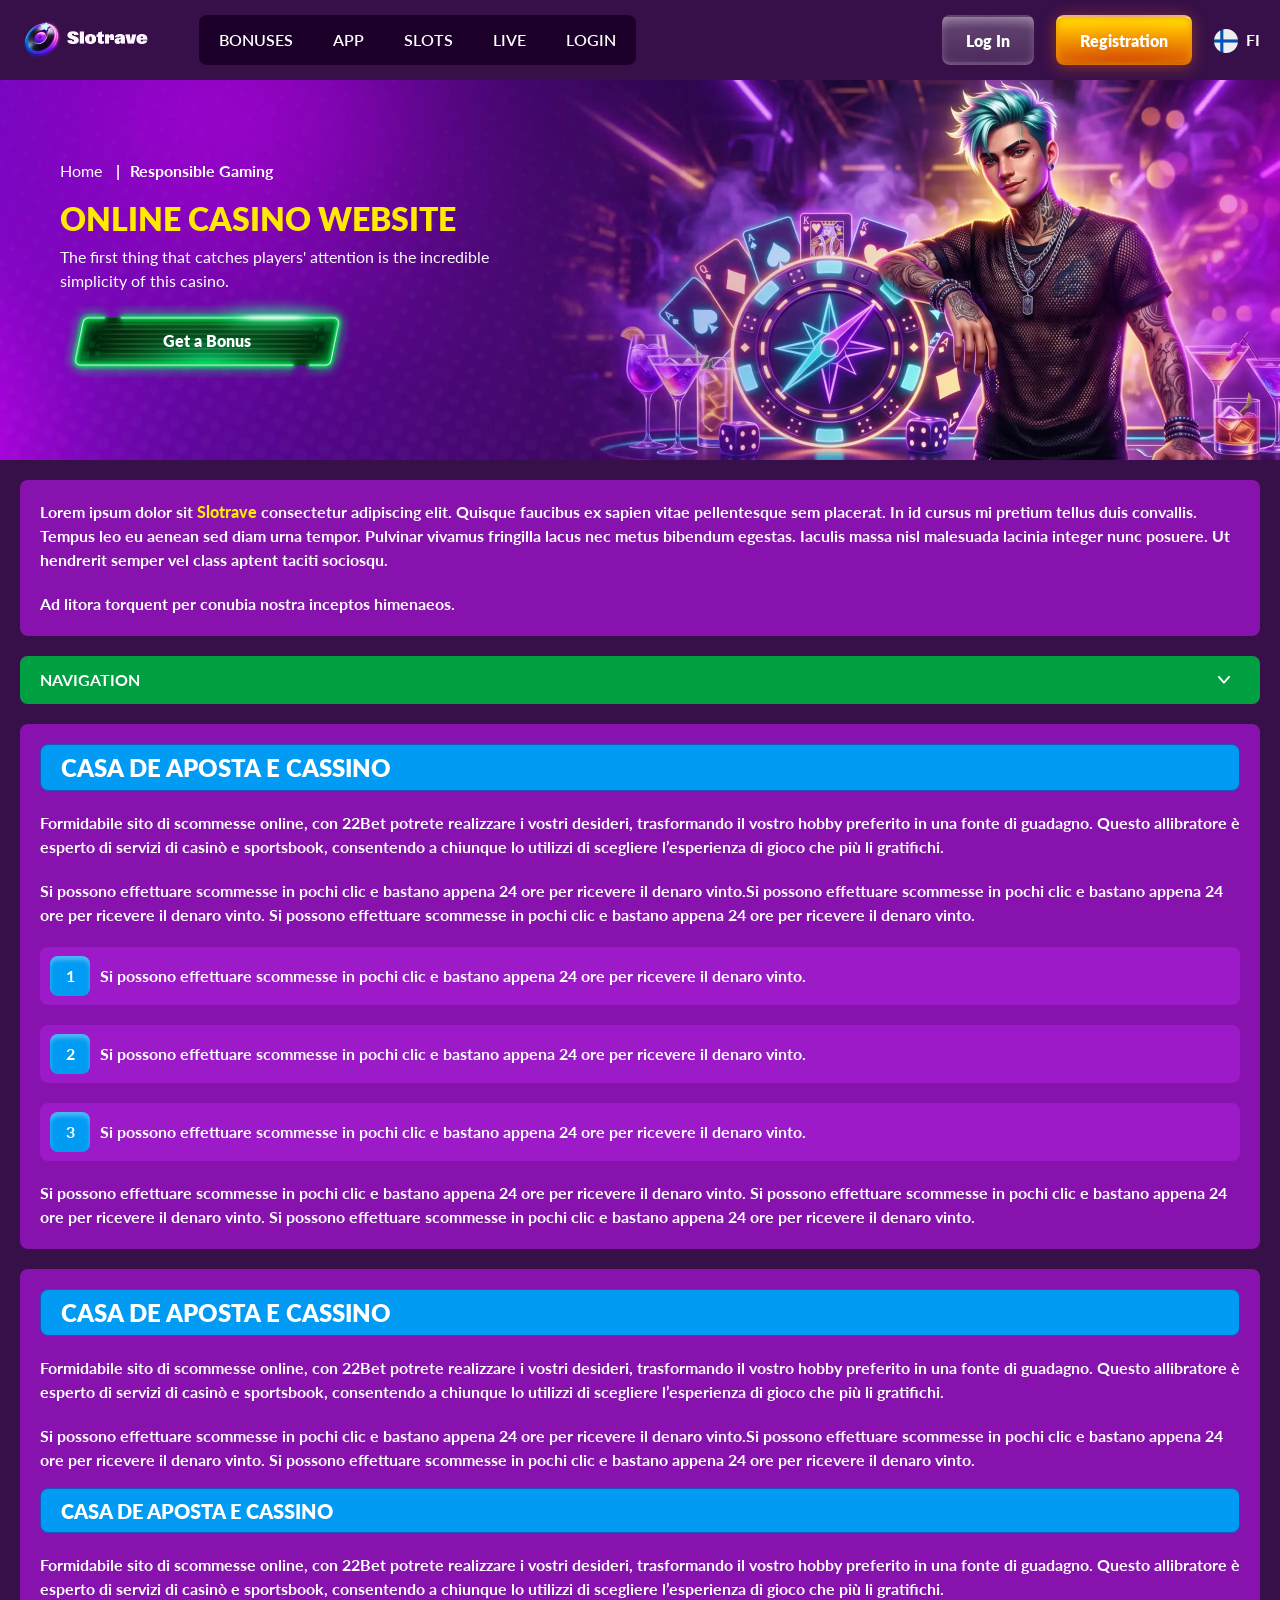
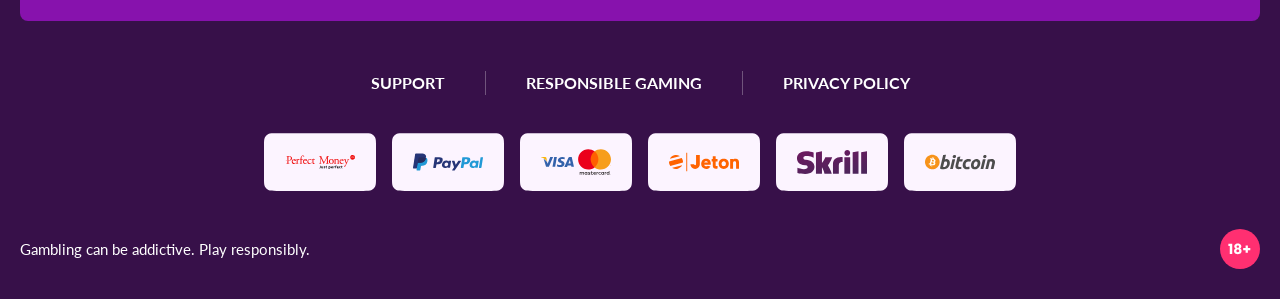
<file: responsible.html>
<!DOCTYPE html>
<html lang="fi">
  <head>
    <meta charset="UTF-8" />
   
    <meta name="viewport" content="width=device-width, initial-scale=1.0" />
    <title>Slotrave</title>
    <meta name="description" content />
    <meta property="og:site_name" content />
    <meta property="og:title" content />
    <meta property="og:type" content="website" />
    <meta property="og:url" content />
    <meta property="og:image" content />
    <meta property="og:image:alt" content />
    <meta property="og:locale" content="fi" />
    <meta property="og:description" content />
    <link rel="preconnect" href="https://fonts.googleapis.com" />
    <link rel="preconnect" href="https://fonts.gstatic.com" crossorigin="anonymous" />
  <link href="https://fonts.googleapis.com/css2?family=Lato:ital,wght@0,100;0,300;0,400;0,700;0,900;1,100;1,300;1,400;1,700;1,900&display=swap" rel="stylesheet">
  
    <link rel="stylesheet" href="./css/reset.css" />
    <link rel="stylesheet" href="./css/main.css" />
    <link rel="stylesheet" href="./css/media.css"/>
    <link rel="icon" href="./images/Group.png" type="image/x-icon"/>
    <script
    src="https://code.jquery.com/jquery-3.6.1.min.js"
    integrity="sha256-o88AwQnZB+VDvE9tvIXrMQaPlFFSUTR+nldQm1LuPXQ="
    crossorigin="anonymous"
  ></script>
  </head>
  <body>
  <header class="header">
      <section class="content header__content">
        <a href="./index.html" class="logo header__logo"
          ><img src="./images/logo.png" alt="logo" title
        /></a>
        <button class="header__btn-menu" >
          <svg width="16px" height="16px" viewBox="0 0 16 16" xmlns="http://www.w3.org/2000/svg">
              <rect y="0" width="16" height="3" rx="1.5"></rect>
              <rect y="6.5" width="16" height="3" rx="1.5"></rect>
              <rect y="13" width="16" height="3" rx="1.5"></rect>
            </svg>
        </button>

          <nav class="menu header__menu">
          <ul class="header__menu-list">
                
              <li class="" >
            
                <a href="./bonus.html" >
                <span>Bonuses</span>
              </a>
            
              </a>
            </li>
              <li>
                <a href="./app.html">
                 App
                </a>
              </li>
               <li>
                <a href="./slots.html">
               Slots
                </a>
              </li>
               <li>
                <a href="./live.html">
                live
                </a>
              </li>
               <li>
                <a href="./login.html">
                login
                </a>
              </li>
              
             
            </ul>
            <div class="header__button header__button-menu " >
              <a href="#" class="button  button__login-menu">log in</a>
              <a href="#" class="button button__menu">registration</a>
            </div>
           
          </nav>
            <a href="#" class="button button__login">log in</a>
            <a href="#" class="button button__singup">registration</a>
            <!-- <div id="clock" class="header__time">00:00</div> -->
            <a href="#" class="header__flag">
                <span><img src="./images/flag.png" alt="flag" title /></span>
                <span>fi</span>
              </a>
      </section>
    </header>
     <main class="main home main-page">
        <section class=" hero hero__page">
           
            <div class="background ">
              <img src="./images/layout-image/bg-responsible.webp" alt="hero" title />
              
            </div>
            <div class="hero__wrapper hero__wrapper-page">
              <div class="hero__data hero__data-bonus">
                <ul
                class="breadcrumbs "
                
              >
                <li
                  
                >
                  <a href="/" >
                    <span >Home</span></a
                  >
                 
                </li>
                <li
                  
                >
                  <a href="#" > <span >Responsible Gaming</span></a>
                 
                </li>
              </ul>
                <h1 class="title general hero__title">
                  Online Casino Website
                </h1>
                 <p class="hero__text">The first thing that catches players' attention is the incredible simplicity of this casino.</p>
               
                <a href="#" class="button  hero__button ">Get a Bonus</a>
               
              </div>
             
            </div>
          </section>
      <section class="main__wrap main__wrap-page">
       
       <section class="content__wrapper content__wrapper-page">
        <section class="content article">
            <p>
             Lorem ipsum dolor sit <a href="#">Slotrave</a> consectetur adipiscing elit. Quisque faucibus ex sapien vitae pellentesque sem placerat. In id cursus mi pretium tellus duis convallis. Tempus leo eu aenean sed diam urna tempor. Pulvinar vivamus fringilla lacus nec metus bibendum egestas. Iaculis massa nisl malesuada lacinia integer nunc posuere. Ut hendrerit semper vel class aptent taciti sociosqu.
            </p>
            <p>
             Ad litora torquent per conubia nostra inceptos himenaeos.
            </p>
          </section>
          
            <section class="content menu-review__content">
              

            
                <div class="menu__review-desk menu__review-content">Navigation</div>
                <ul class="menu__review menu__review-list">
                  <li><a href="#">Lorem ipsum dolor sit</a></li>
                    <li><a href="#">Amet consectetur adipiscing</a></li>
                      <li><a href="#">Quisque faucibus ex sapien vitae</a></li>
                        <li><a href="#">Ut hendrerit sempero</a></li>
                          <li><a href="#">Pulvinar vivamus fringilla</a></li>
                           <li><a href="#">Ad litora torquent per conubia</a></li>
                         
                          
                </ul>
             
          
          </section>
         
         <section class="content article">
            <h2 class="title high article__title">Casa de Aposta e Cassino</h2>
            
            <p>
             Formidabile sito di scommesse online, con 22Bet potrete realizzare i vostri desideri, trasformando il vostro hobby preferito in una fonte di guadagno. Questo allibratore è esperto di servizi di casinò e sportsbook, consentendo a chiunque lo utilizzi di scegliere l’esperienza di gioco che più li gratifichi.
            </p>
            <p>
             Si possono effettuare scommesse in pochi clic e bastano appena 24 ore per ricevere il denaro vinto.Si possono effettuare scommesse in pochi clic e bastano appena 24 ore per ricevere il denaro vinto. Si possono effettuare scommesse in pochi clic e bastano appena 24 ore per ricevere il denaro vinto.
            </p>
           <ol>
              <li>Si possono effettuare scommesse in pochi clic e bastano appena 24 ore per ricevere il denaro vinto.</li>
              <li>Si possono effettuare scommesse in pochi clic e bastano appena 24 ore per ricevere il denaro vinto.</li>
              <li>Si possono effettuare scommesse in pochi clic e bastano appena 24 ore per ricevere il denaro vinto.</li>
            </ol>
            <p>Si possono effettuare scommesse in pochi clic e bastano appena 24 ore per ricevere il denaro vinto. Si possono effettuare scommesse in pochi clic e bastano appena 24 ore per ricevere il denaro vinto. Si possono effettuare scommesse in pochi clic e bastano appena 24 ore per ricevere il denaro vinto.</p>
          </section>
           <section class="content article">
            <h2 class="title high article__title">Casa de Aposta e Cassino</h2>
            
            <p>
             Formidabile sito di scommesse online, con 22Bet potrete realizzare i vostri desideri, trasformando il vostro hobby preferito in una fonte di guadagno. Questo allibratore è esperto di servizi di casinò e sportsbook, consentendo a chiunque lo utilizzi di scegliere l’esperienza di gioco che più li gratifichi.
            </p>
            <p>
             Si possono effettuare scommesse in pochi clic e bastano appena 24 ore per ricevere il denaro vinto.Si possono effettuare scommesse in pochi clic e bastano appena 24 ore per ricevere il denaro vinto. Si possono effettuare scommesse in pochi clic e bastano appena 24 ore per ricevere il denaro vinto.
            </p>
          
            <h3>Casa de Aposta e Cassino</h3>
            <p>Formidabile sito di scommesse online, con 22Bet potrete realizzare i vostri desideri, trasformando il vostro hobby preferito in una fonte di guadagno. Questo allibratore è esperto di servizi di casinò e sportsbook, consentendo a chiunque lo utilizzi di scegliere l’esperienza di gioco che più li gratifichi.</p>
          </section>
        
        </section> 
        
       
        <div class=""  onclick="scrollToTop()">
          <button class="main__arrow" id="scrollToTopBtn"></button>
        </div> 
      </section>
    </main> 
     <footer class=" footer ">
      <section class="content footer__content">
        <ul class="footer__menu">
         <li><a href="./support.html">Support</a></li>
         <li><a href="./responsible.html">Responsible Gaming</a></li>
         <li><a href="./policy.html">Privacy Policy</a></li>
         
        </ul>
       
          <ul class="footer__cards-list">
           
            <li>
              <a href="#"
                ><img src="./images/footer-img1.svg" alt="card" title
              /></a>
            </li>
           <li>
              <a href="#"
                ><img src="./images/footer-img2.svg" alt="card" title
              /></a>
            </li> <li>
              <a href="#"
                ><img src="./images/footer-img3.svg" alt="card" title
              /></a>
            </li> <li>
              <a href="#"
                ><img src="./images/footer-img4.svg" alt="card" title
              /></a>
            </li> <li>
              <a href="#"
                ><img src="./images/footer-img5.svg" alt="card" title
              /></a>
            </li> <li>
              <a href="#"
                ><img src="./images/footer-img6.svg" alt="card" title
              /></a>
            </li>
          </ul>
       
        <div class="footer__wrapp">
          <div class="footer__text">
           
            <p>Gambling can be addictive. Play responsibly. 
</p>
           
          </div>
          <div class="footer__age">
            <img src="./images/age.svg" alt="age" title />
          </div>
        </div>
      
      </section>
    </footer>
    
    <script src="./js/sidebar.js" defer></script>
    <script src="./js/expander.js" defer></script>
    <script src="./js/mobile-menu.js" defer></script>
    <!-- <script src="./js/clock.js" defer></script> -->
     <script src="./js/arrowUp.js" defer></script>
  </body>
</html>
</file>
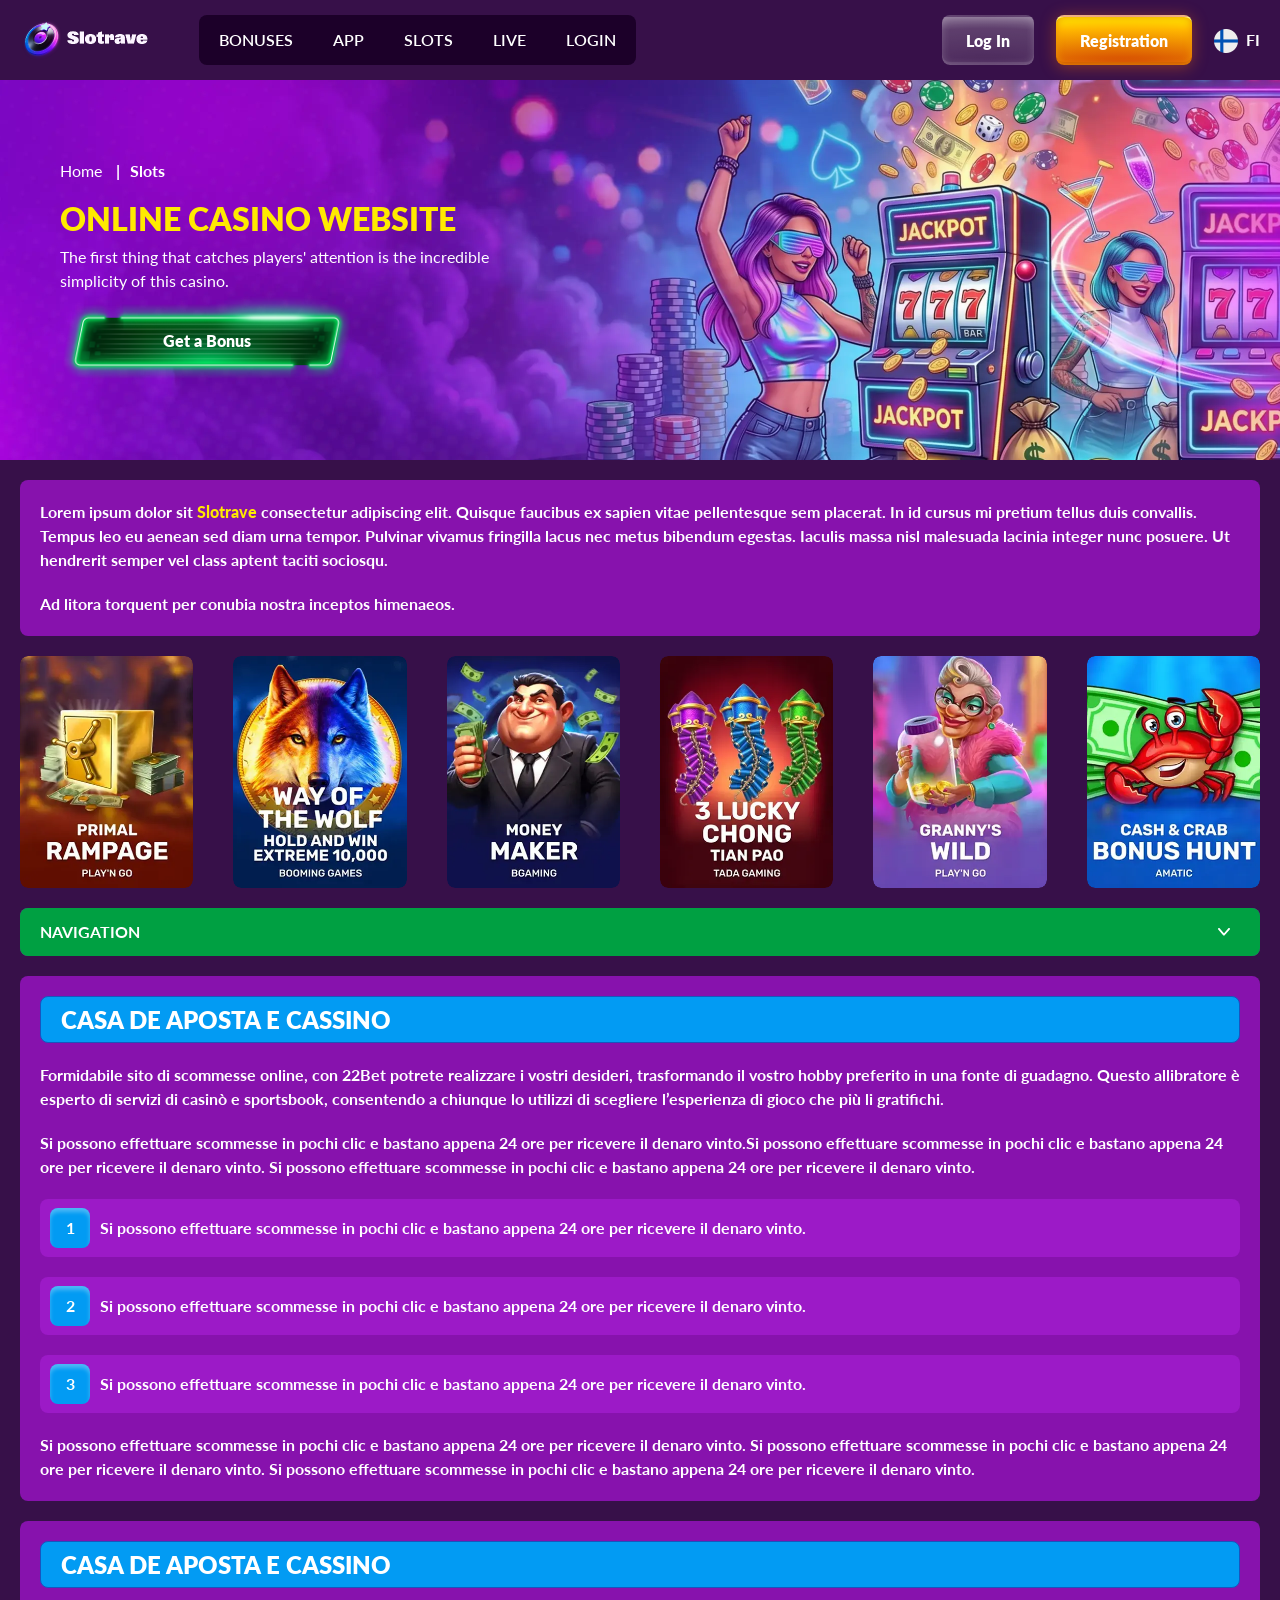
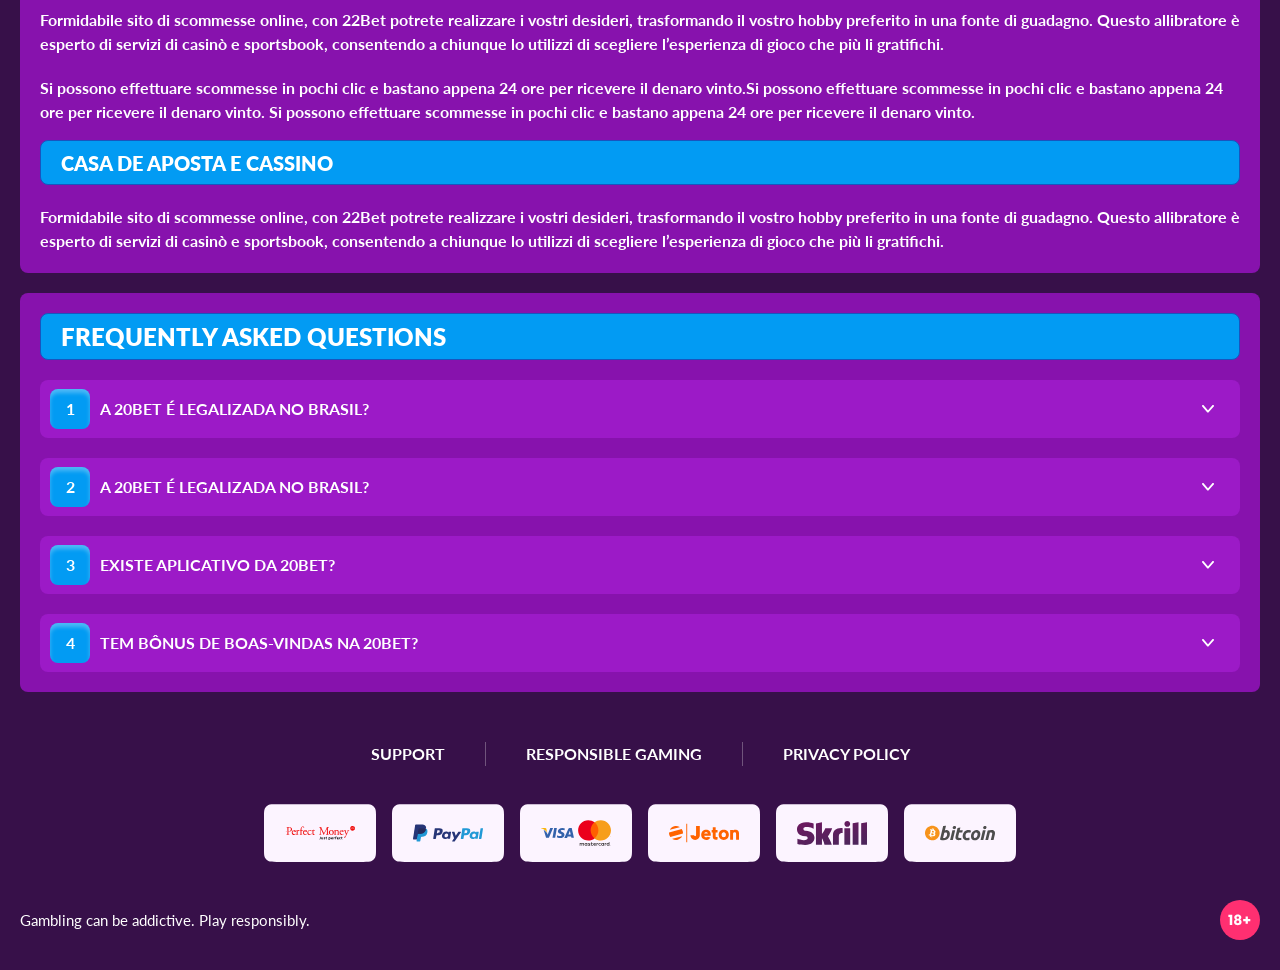
<file: slots.html>
<!DOCTYPE html>
<html lang="fi">
  <head>
    <meta charset="UTF-8" />
   
    <meta name="viewport" content="width=device-width, initial-scale=1.0" />
    <title>Slotrave</title>
    <meta name="description" content />
    <meta property="og:site_name" content />
    <meta property="og:title" content />
    <meta property="og:type" content="website" />
    <meta property="og:url" content />
    <meta property="og:image" content />
    <meta property="og:image:alt" content />
    <meta property="og:locale" content="fi" />
    <meta property="og:description" content />
    <link rel="preconnect" href="https://fonts.googleapis.com" />
    <link rel="preconnect" href="https://fonts.gstatic.com" crossorigin="anonymous" />
  <link href="https://fonts.googleapis.com/css2?family=Lato:ital,wght@0,100;0,300;0,400;0,700;0,900;1,100;1,300;1,400;1,700;1,900&display=swap" rel="stylesheet">
  
    <link rel="stylesheet" href="./css/reset.css" />
    <link rel="stylesheet" href="./css/main.css" />
    <link rel="stylesheet" href="./css/media.css"/>
    <link rel="icon" href="./images/Group.png" type="image/x-icon"/>
    <script
    src="https://code.jquery.com/jquery-3.6.1.min.js"
    integrity="sha256-o88AwQnZB+VDvE9tvIXrMQaPlFFSUTR+nldQm1LuPXQ="
    crossorigin="anonymous"
  ></script>
  </head>
  <body>
  <header class="header">
      <section class="content header__content">
        <a href="./index.html" class="logo header__logo"
          ><img src="./images/logo.png" alt="logo" title
        /></a>
        <button class="header__btn-menu" >
          <svg width="16px" height="16px" viewBox="0 0 16 16" xmlns="http://www.w3.org/2000/svg">
              <rect y="0" width="16" height="3" rx="1.5"></rect>
              <rect y="6.5" width="16" height="3" rx="1.5"></rect>
              <rect y="13" width="16" height="3" rx="1.5"></rect>
            </svg>
        </button>

          <nav class="menu header__menu">
          <ul class="header__menu-list">
                
              <li class="" >
            
                <a href="./bonus.html" >
                <span>Bonuses</span>
              </a>
            
              </a>
            </li>
              <li>
                <a href="./app.html">
                 App
                </a>
              </li>
               <li>
                <a href="./slots.html">
               Slots
                </a>
              </li>
               <li>
                <a href="./live.html">
                live
                </a>
              </li>
               <li>
                <a href="./login.html">
                login
                </a>
              </li>
              
             
            </ul>
            <div class="header__button header__button-menu " >
              <a href="#" class="button  button__login-menu">log in</a>
              <a href="#" class="button button__menu">registration</a>
            </div>
           
          </nav>
            <a href="#" class="button button__login">log in</a>
            <a href="#" class="button button__singup">registration</a>
            <!-- <div id="clock" class="header__time">00:00</div> -->
            <a href="#" class="header__flag">
                <span><img src="./images/flag.png" alt="flag" title /></span>
                <span>fi</span>
              </a>
      </section>
    </header>
     <main class="main home main-page">
        <section class=" hero hero__page">
           
            <div class="background background-page">
              <img src="./images/slots/bg-slots.webp" alt="hero" title />
              
            </div>
            <div class="hero__wrapper hero__wrapper-page">
              <div class="hero__data hero__data-bonus">
                <ul
                class="breadcrumbs "
                
              >
                <li
                  
                >
                  <a href="/" >
                    <span >Home</span></a
                  >
                 
                </li>
                <li
                  
                >
                  <a href="#" > <span >Slots</span></a>
                 
                </li>
              </ul>
                <h1 class="title general hero__title">
                  Online Casino Website
                </h1>
                 <p class="hero__text">The first thing that catches players' attention is the incredible simplicity of this casino.</p>
               
                <a href="#" class="button  hero__button ">Get a Bonus</a>
               
              </div>
             
            </div>
          </section>
      <section class="main__wrap main__wrap-page">
       
       <section class="content__wrapper content__wrapper-page">
        <section class="content article">
            <p>
             Lorem ipsum dolor sit <a href="#">Slotrave</a> consectetur adipiscing elit. Quisque faucibus ex sapien vitae pellentesque sem placerat. In id cursus mi pretium tellus duis convallis. Tempus leo eu aenean sed diam urna tempor. Pulvinar vivamus fringilla lacus nec metus bibendum egestas. Iaculis massa nisl malesuada lacinia integer nunc posuere. Ut hendrerit semper vel class aptent taciti sociosqu.
            </p>
            <p>
             Ad litora torquent per conubia nostra inceptos himenaeos.
            </p>
          </section>
           <section class="content casino">
           
              <ul class="casino__list ">
                <li class="casino__item">
                    <a href="#"><div class="casino__wrapper">
                      <img class="casino__img" src="./images/slots/card-slots1.webp" alt="" title>
                    <div class="casino__hover casino__hover-live">
                        
                        <div class="casino-box">
                            
                        <span  class="button  casino__buttons"><img src="./images/card-button.svg" alt="" title></span>
                        </div>
                    </div>
                    </div>
                    </a>
                </li>
                <li class="casino__item">
                  <a href="#"><div class="casino__wrapper">
                      <img class="casino__img" src="./images/slots/card-slots2.webp" alt="" title>
                    <div class="casino__hover casino__hover-live">
                        
                        <div class="casino-box">
                            
                        <span  class="button  casino__buttons"><img src="./images/card-button.svg" alt="" title></span>
                        </div>
                    </div>
                    </div>
                    </a>
              </li>
              <li class="casino__item">
              <a href="#"><div class="casino__wrapper">
                      <img class="casino__img" src="./images/slots/card-slots3.webp" alt="" title>
                    <div class="casino__hover casino__hover-live">
                        
                        <div class="casino-box">
                            
                        <span  class="button  casino__buttons"><img src="./images/card-button.svg" alt="" title></span>
                        </div>
                    </div>
                    </div>
                    </a>
            </li>
             <li class="casino__item">
                <a href="#"><div class="casino__wrapper">
                      <img class="casino__img" src="./images/slots/card-slots4.webp" alt="" title>
                    <div class="casino__hover casino__hover-live">
                        
                        <div class="casino-box">
                            
                        <span  class="button  casino__buttons"><img src="./images/card-button.svg" alt="" title></span>
                        </div>
                    </div>
                    </div>
                    </a>
            </li>
             <li class="casino__item">
                <a href="#"><div class="casino__wrapper">
                      <img class="casino__img" src="./images/slots/card-slots5.webp" alt="" title>
                    <div class="casino__hover casino__hover-live">
                        
                        <div class="casino-box">
                            
                        <span  class="button  casino__buttons"><img src="./images/card-button.svg" alt="" title></span>
                        </div>
                    </div>
                    </div>
                    </a>
            </li>
             <li class="casino__item">
                <a href="#"><div class="casino__wrapper">
                      <img class="casino__img" src="./images/slots/card-slots6.webp" alt="" title>
                    <div class="casino__hover casino__hover-live">
                        
                        <div class="casino-box">
                            
                        <span  class="button  casino__buttons"><img src="./images/card-button.svg" alt="" title></span>
                        </div>
                    </div>
                    </div>
                    </a>
            </li>
        

              </ul>
         </section>
        
            <section class="content menu-review__content">
              

            
                <div class="menu__review-desk menu__review-content">Navigation</div>
                <ul class="menu__review menu__review-list">
                  <li><a href="#">Lorem ipsum dolor sit</a></li>
                    <li><a href="#">Amet consectetur adipiscing</a></li>
                      <li><a href="#">Quisque faucibus ex sapien vitae</a></li>
                        <li><a href="#">Ut hendrerit sempero</a></li>
                          <li><a href="#">Pulvinar vivamus fringilla</a></li>
                           <li><a href="#">Ad litora torquent per conubia</a></li>
                         
                          
                </ul>
             
          
          </section>
         
         <section class="content article">
            <h2 class="title high article__title">Casa de Aposta e Cassino</h2>
            
            <p>
             Formidabile sito di scommesse online, con 22Bet potrete realizzare i vostri desideri, trasformando il vostro hobby preferito in una fonte di guadagno. Questo allibratore è esperto di servizi di casinò e sportsbook, consentendo a chiunque lo utilizzi di scegliere l’esperienza di gioco che più li gratifichi.
            </p>
            <p>
             Si possono effettuare scommesse in pochi clic e bastano appena 24 ore per ricevere il denaro vinto.Si possono effettuare scommesse in pochi clic e bastano appena 24 ore per ricevere il denaro vinto. Si possono effettuare scommesse in pochi clic e bastano appena 24 ore per ricevere il denaro vinto.
            </p>
           <ol>
              <li>Si possono effettuare scommesse in pochi clic e bastano appena 24 ore per ricevere il denaro vinto.</li>
              <li>Si possono effettuare scommesse in pochi clic e bastano appena 24 ore per ricevere il denaro vinto.</li>
              <li>Si possono effettuare scommesse in pochi clic e bastano appena 24 ore per ricevere il denaro vinto.</li>
            </ol>
            <p>Si possono effettuare scommesse in pochi clic e bastano appena 24 ore per ricevere il denaro vinto. Si possono effettuare scommesse in pochi clic e bastano appena 24 ore per ricevere il denaro vinto. Si possono effettuare scommesse in pochi clic e bastano appena 24 ore per ricevere il denaro vinto.</p>
          </section>
           <section class="content article">
            <h2 class="title high article__title">Casa de Aposta e Cassino</h2>
            
            <p>
             Formidabile sito di scommesse online, con 22Bet potrete realizzare i vostri desideri, trasformando il vostro hobby preferito in una fonte di guadagno. Questo allibratore è esperto di servizi di casinò e sportsbook, consentendo a chiunque lo utilizzi di scegliere l’esperienza di gioco che più li gratifichi.
            </p>
            <p>
             Si possono effettuare scommesse in pochi clic e bastano appena 24 ore per ricevere il denaro vinto.Si possono effettuare scommesse in pochi clic e bastano appena 24 ore per ricevere il denaro vinto. Si possono effettuare scommesse in pochi clic e bastano appena 24 ore per ricevere il denaro vinto.
            </p>
          
            <h3>Casa de Aposta e Cassino</h3>
            <p>Formidabile sito di scommesse online, con 22Bet potrete realizzare i vostri desideri, trasformando il vostro hobby preferito in una fonte di guadagno. Questo allibratore è esperto di servizi di casinò e sportsbook, consentendo a chiunque lo utilizzi di scegliere l’esperienza di gioco che più li gratifichi.</p>
          </section>
        
           <section class="content faq">
            <h2 class="title high faq__title">Frequently Asked Questions</h2>
            <ul class="faq__list " >
              <li class="faq__item"  >
                <h3 class="title medium faq__subtitle js-button-expander js-button-expander--faq"  >A 20Bet é legalizada no Brasil?
                 </h3>
                <div  class="faq__answer js-expand-content js-expand-content--faq" >
                  <p  >
                    Sim, a casa de apostas tem licença emitida por Curaçao, que é reconhecida no Brasil e a permite atuar por aqui.
                  </p>
                </div>
              </li>
              <li class="faq__item"  >
                <h3 class="title medium faq__subtitle js-button-expander js-button-expander--faq"  >A 20Bet é legalizada no Brasil?</h3>
                <div class="faq__answer js-expand-content js-expand-content--faq" >
                  <p  >
                    Sim, a casa de apostas tem licença emitida por Curaçao, que é reconhecida no Brasil e a permite atuar por aqui.
                  </p>
                </div>
              </li> 
              <li class="faq__item"  >
                <h3 class="title medium faq__subtitle js-button-expander js-button-expander--faq"  >Existe aplicativo da 20Bet?</h3>
                <div class="faq__answer js-expand-content js-expand-content--faq" >
                  <p  >
                   Sim, disponível para sistemas operacionais iOS e Android.
                  </p>
                </div>
              </li> 
              <li class="faq__item"  >
                <h3 class="title medium faq__subtitle js-button-expander js-button-expander--faq"  >Tem bônus de boas-vindas na 20Bet?</h3>
                <div class="faq__answer js-expand-content js-expand-content--faq" >
                  <p  >
                   O pacote especial para novos usuários da 20Bet paga 100% sobre o primeiro depósito, com limite de 600 BRL.
                  </p>
                </div>
              </li> 
             
            </ul>
          </section>
          
        </section> 
        
       
        <div class=""  onclick="scrollToTop()">
          <button class="main__arrow" id="scrollToTopBtn"></button>
        </div> 
      </section>
    </main> 
     <footer class=" footer ">
      <section class="content footer__content">
        <ul class="footer__menu">
         <li><a href="./support.html">Support</a></li>
         <li><a href="./responsible.html">Responsible Gaming</a></li>
         <li><a href="./policy.html">Privacy Policy</a></li>
         
        </ul>
       
          <ul class="footer__cards-list">
           
            <li>
              <a href="#"
                ><img src="./images/footer-img1.svg" alt="card" title
              /></a>
            </li>
           <li>
              <a href="#"
                ><img src="./images/footer-img2.svg" alt="card" title
              /></a>
            </li> <li>
              <a href="#"
                ><img src="./images/footer-img3.svg" alt="card" title
              /></a>
            </li> <li>
              <a href="#"
                ><img src="./images/footer-img4.svg" alt="card" title
              /></a>
            </li> <li>
              <a href="#"
                ><img src="./images/footer-img5.svg" alt="card" title
              /></a>
            </li> <li>
              <a href="#"
                ><img src="./images/footer-img6.svg" alt="card" title
              /></a>
            </li>
          </ul>
       
        <div class="footer__wrapp">
          <div class="footer__text">
           
            <p>Gambling can be addictive. Play responsibly. 
</p>
           
          </div>
          <div class="footer__age">
            <img src="./images/age.svg" alt="age" title />
          </div>
        </div>
      
      </section>
    </footer>
    
    <script src="./js/sidebar.js" defer></script>
    <script src="./js/expander.js" defer></script>
    <script src="./js/mobile-menu.js" defer></script>
    <!-- <script src="./js/clock.js" defer></script> -->
     <script src="./js/arrowUp.js" defer></script>
  </body>
</html>
</file>
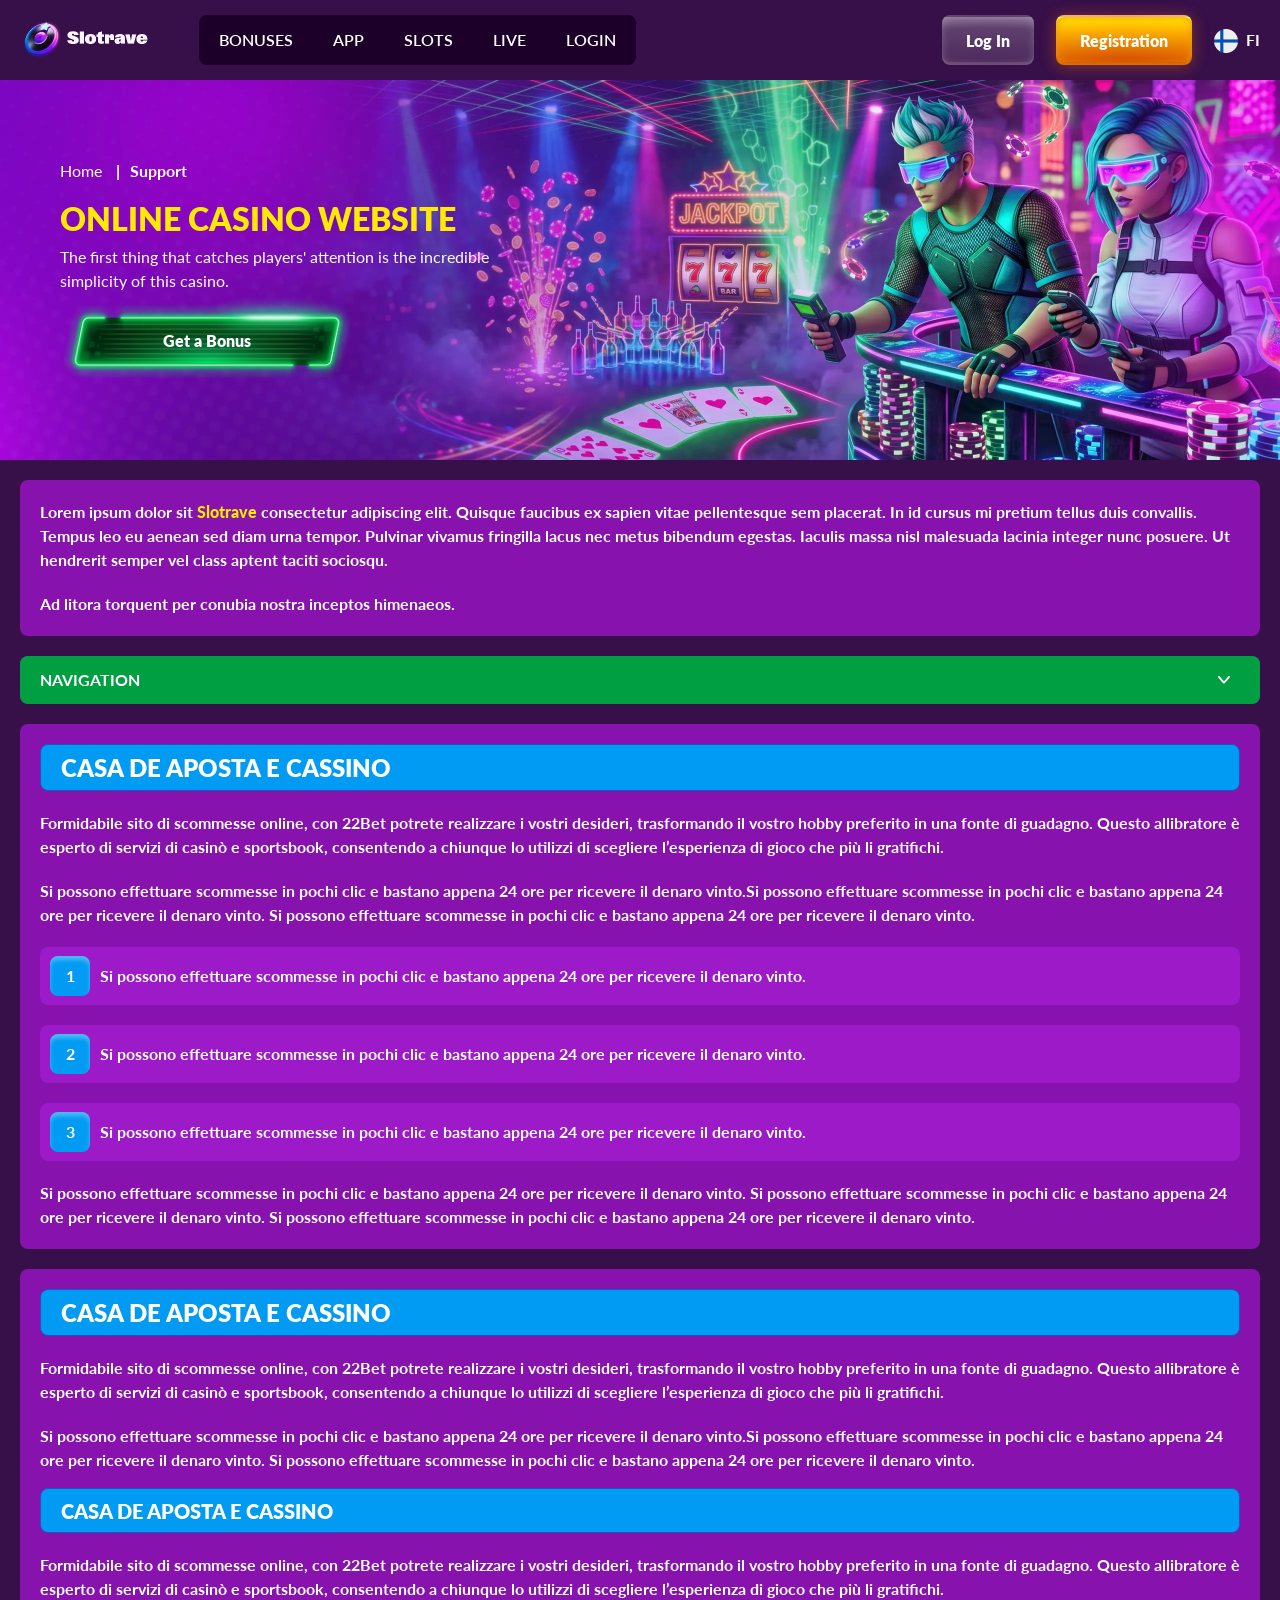
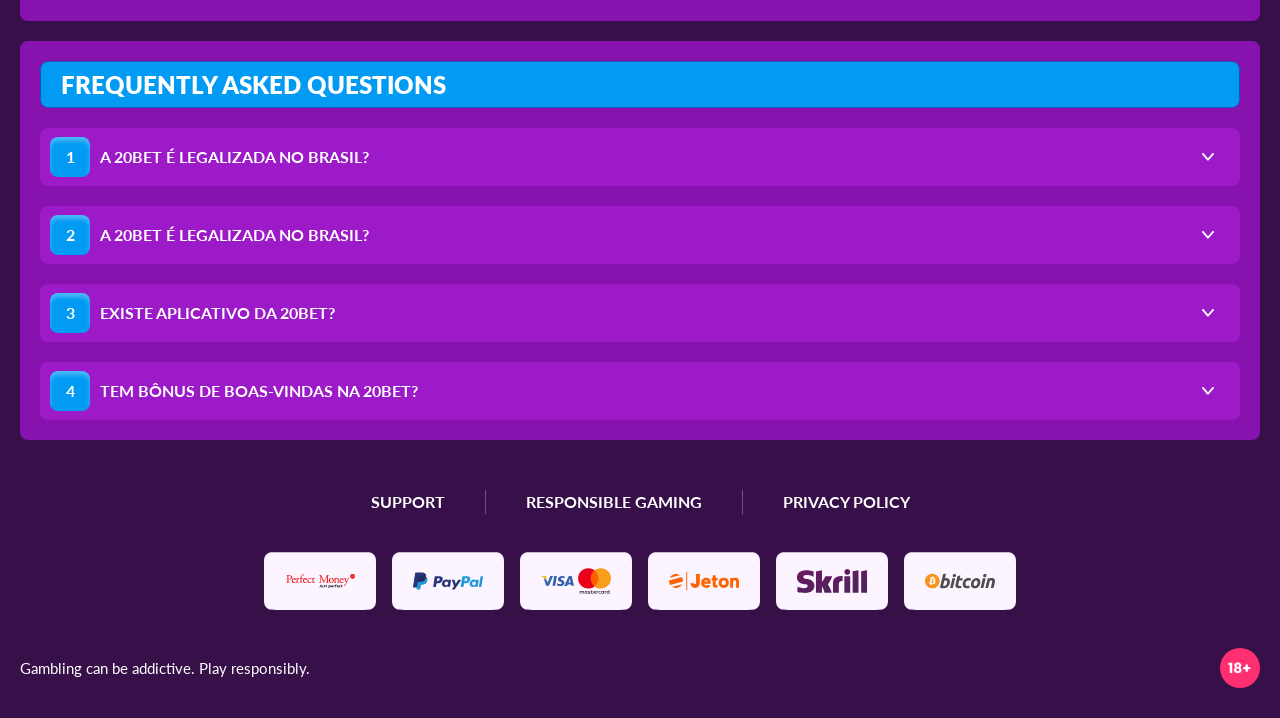
<file: support.html>
<!DOCTYPE html>
<html lang="fi">
  <head>
    <meta charset="UTF-8" />
   
    <meta name="viewport" content="width=device-width, initial-scale=1.0" />
    <title>Slotrave</title>
    <meta name="description" content />
    <meta property="og:site_name" content />
    <meta property="og:title" content />
    <meta property="og:type" content="website" />
    <meta property="og:url" content />
    <meta property="og:image" content />
    <meta property="og:image:alt" content />
    <meta property="og:locale" content="fi" />
    <meta property="og:description" content />
    <link rel="preconnect" href="https://fonts.googleapis.com" />
    <link rel="preconnect" href="https://fonts.gstatic.com" crossorigin="anonymous" />
  <link href="https://fonts.googleapis.com/css2?family=Lato:ital,wght@0,100;0,300;0,400;0,700;0,900;1,100;1,300;1,400;1,700;1,900&display=swap" rel="stylesheet">
  
    <link rel="stylesheet" href="./css/reset.css" />
    <link rel="stylesheet" href="./css/main.css" />
    <link rel="stylesheet" href="./css/media.css"/>
    <link rel="icon" href="./images/Group.png" type="image/x-icon"/>
    <script
    src="https://code.jquery.com/jquery-3.6.1.min.js"
    integrity="sha256-o88AwQnZB+VDvE9tvIXrMQaPlFFSUTR+nldQm1LuPXQ="
    crossorigin="anonymous"
  ></script>
  </head>
  <body>
  <header class="header">
      <section class="content header__content">
        <a href="./index.html" class="logo header__logo"
          ><img src="./images/logo.png" alt="logo" title
        /></a>
        <button class="header__btn-menu" >
          <svg width="16px" height="16px" viewBox="0 0 16 16" xmlns="http://www.w3.org/2000/svg">
              <rect y="0" width="16" height="3" rx="1.5"></rect>
              <rect y="6.5" width="16" height="3" rx="1.5"></rect>
              <rect y="13" width="16" height="3" rx="1.5"></rect>
            </svg>
        </button>

          <nav class="menu header__menu">
          <ul class="header__menu-list">
                
              <li class="" >
            
                <a href="./bonus.html" >
                <span>Bonuses</span>
              </a>
            
              </a>
            </li>
              <li>
                <a href="./app.html">
                 App
                </a>
              </li>
               <li>
                <a href="./slots.html">
               Slots
                </a>
              </li>
               <li>
                <a href="./live.html">
                live
                </a>
              </li>
               <li>
                <a href="./login.html">
                login
                </a>
              </li>
              
             
            </ul>
            <div class="header__button header__button-menu " >
              <a href="#" class="button  button__login-menu">log in</a>
              <a href="#" class="button button__menu">registration</a>
            </div>
           
          </nav>
            <a href="#" class="button button__login">log in</a>
            <a href="#" class="button button__singup">registration</a>
            <!-- <div id="clock" class="header__time">00:00</div> -->
            <a href="#" class="header__flag">
                <span><img src="./images/flag.png" alt="flag" title /></span>
                <span>fi</span>
              </a>
      </section>
    </header>
     <main class="main home main-page">
        <section class=" hero hero__page">
           
            <div class="background ">
              <img src="./images/layout-image/bg-support.webp" alt="hero" title />
              
            </div>
            <div class="hero__wrapper hero__wrapper-page">
              <div class="hero__data hero__data-bonus">
                <ul
                class="breadcrumbs "
                
              >
                <li
                  
                >
                  <a href="/" >
                    <span >Home</span></a
                  >
                 
                </li>
                <li
                  
                >
                  <a href="#" > <span >Support</span></a>
                 
                </li>
              </ul>
                <h1 class="title general hero__title">
                  Online Casino Website
                </h1>
                 <p class="hero__text">The first thing that catches players' attention is the incredible simplicity of this casino.</p>
               
                <a href="#" class="button  hero__button ">Get a Bonus</a>
               
              </div>
             
            </div>
          </section>
      <section class="main__wrap main__wrap-page">
       
       <section class="content__wrapper content__wrapper-page">
        <section class="content article">
            <p>
             Lorem ipsum dolor sit <a href="#">Slotrave</a> consectetur adipiscing elit. Quisque faucibus ex sapien vitae pellentesque sem placerat. In id cursus mi pretium tellus duis convallis. Tempus leo eu aenean sed diam urna tempor. Pulvinar vivamus fringilla lacus nec metus bibendum egestas. Iaculis massa nisl malesuada lacinia integer nunc posuere. Ut hendrerit semper vel class aptent taciti sociosqu.
            </p>
            <p>
             Ad litora torquent per conubia nostra inceptos himenaeos.
            </p>
          </section>
          
            <section class="content menu-review__content">
              

            
                <div class="menu__review-desk menu__review-content">Navigation</div>
                <ul class="menu__review menu__review-list">
                  <li><a href="#">Lorem ipsum dolor sit</a></li>
                    <li><a href="#">Amet consectetur adipiscing</a></li>
                      <li><a href="#">Quisque faucibus ex sapien vitae</a></li>
                        <li><a href="#">Ut hendrerit sempero</a></li>
                          <li><a href="#">Pulvinar vivamus fringilla</a></li>
                           <li><a href="#">Ad litora torquent per conubia</a></li>
                         
                          
                </ul>
             
          
          </section>
         
         <section class="content article">
            <h2 class="title high article__title">Casa de Aposta e Cassino</h2>
            
            <p>
             Formidabile sito di scommesse online, con 22Bet potrete realizzare i vostri desideri, trasformando il vostro hobby preferito in una fonte di guadagno. Questo allibratore è esperto di servizi di casinò e sportsbook, consentendo a chiunque lo utilizzi di scegliere l’esperienza di gioco che più li gratifichi.
            </p>
            <p>
             Si possono effettuare scommesse in pochi clic e bastano appena 24 ore per ricevere il denaro vinto.Si possono effettuare scommesse in pochi clic e bastano appena 24 ore per ricevere il denaro vinto. Si possono effettuare scommesse in pochi clic e bastano appena 24 ore per ricevere il denaro vinto.
            </p>
           <ol>
              <li>Si possono effettuare scommesse in pochi clic e bastano appena 24 ore per ricevere il denaro vinto.</li>
              <li>Si possono effettuare scommesse in pochi clic e bastano appena 24 ore per ricevere il denaro vinto.</li>
              <li>Si possono effettuare scommesse in pochi clic e bastano appena 24 ore per ricevere il denaro vinto.</li>
            </ol>
            <p>Si possono effettuare scommesse in pochi clic e bastano appena 24 ore per ricevere il denaro vinto. Si possono effettuare scommesse in pochi clic e bastano appena 24 ore per ricevere il denaro vinto. Si possono effettuare scommesse in pochi clic e bastano appena 24 ore per ricevere il denaro vinto.</p>
          </section>
           <section class="content article">
            <h2 class="title high article__title">Casa de Aposta e Cassino</h2>
            
            <p>
             Formidabile sito di scommesse online, con 22Bet potrete realizzare i vostri desideri, trasformando il vostro hobby preferito in una fonte di guadagno. Questo allibratore è esperto di servizi di casinò e sportsbook, consentendo a chiunque lo utilizzi di scegliere l’esperienza di gioco che più li gratifichi.
            </p>
            <p>
             Si possono effettuare scommesse in pochi clic e bastano appena 24 ore per ricevere il denaro vinto.Si possono effettuare scommesse in pochi clic e bastano appena 24 ore per ricevere il denaro vinto. Si possono effettuare scommesse in pochi clic e bastano appena 24 ore per ricevere il denaro vinto.
            </p>
          
            <h3>Casa de Aposta e Cassino</h3>
            <p>Formidabile sito di scommesse online, con 22Bet potrete realizzare i vostri desideri, trasformando il vostro hobby preferito in una fonte di guadagno. Questo allibratore è esperto di servizi di casinò e sportsbook, consentendo a chiunque lo utilizzi di scegliere l’esperienza di gioco che più li gratifichi.</p>
          </section>
        
           <section class="content faq">
            <h2 class="title high faq__title">Frequently Asked Questions</h2>
            <ul class="faq__list " >
              <li class="faq__item"  >
                <h3 class="title medium faq__subtitle js-button-expander js-button-expander--faq"  >A 20Bet é legalizada no Brasil?
                 </h3>
                <div  class="faq__answer js-expand-content js-expand-content--faq" >
                  <p  >
                    Sim, a casa de apostas tem licença emitida por Curaçao, que é reconhecida no Brasil e a permite atuar por aqui.
                  </p>
                </div>
              </li>
              <li class="faq__item"  >
                <h3 class="title medium faq__subtitle js-button-expander js-button-expander--faq"  >A 20Bet é legalizada no Brasil?</h3>
                <div class="faq__answer js-expand-content js-expand-content--faq" >
                  <p  >
                    Sim, a casa de apostas tem licença emitida por Curaçao, que é reconhecida no Brasil e a permite atuar por aqui.
                  </p>
                </div>
              </li> 
              <li class="faq__item"  >
                <h3 class="title medium faq__subtitle js-button-expander js-button-expander--faq"  >Existe aplicativo da 20Bet?</h3>
                <div class="faq__answer js-expand-content js-expand-content--faq" >
                  <p  >
                   Sim, disponível para sistemas operacionais iOS e Android.
                  </p>
                </div>
              </li> 
              <li class="faq__item"  >
                <h3 class="title medium faq__subtitle js-button-expander js-button-expander--faq"  >Tem bônus de boas-vindas na 20Bet?</h3>
                <div class="faq__answer js-expand-content js-expand-content--faq" >
                  <p  >
                   O pacote especial para novos usuários da 20Bet paga 100% sobre o primeiro depósito, com limite de 600 BRL.
                  </p>
                </div>
              </li> 
             
            </ul>
          </section>
          
        </section> 
        
       
        <div class=""  onclick="scrollToTop()">
          <button class="main__arrow" id="scrollToTopBtn"></button>
        </div> 
      </section>
    </main> 
     <footer class=" footer ">
      <section class="content footer__content">
        <ul class="footer__menu">
         <li><a href="./support.html">Support</a></li>
         <li><a href="./responsible.html">Responsible Gaming</a></li>
         <li><a href="./policy.html">Privacy Policy</a></li>
         
        </ul>
       
          <ul class="footer__cards-list">
           
            <li>
              <a href="#"
                ><img src="./images/footer-img1.svg" alt="card" title
              /></a>
            </li>
           <li>
              <a href="#"
                ><img src="./images/footer-img2.svg" alt="card" title
              /></a>
            </li> <li>
              <a href="#"
                ><img src="./images/footer-img3.svg" alt="card" title
              /></a>
            </li> <li>
              <a href="#"
                ><img src="./images/footer-img4.svg" alt="card" title
              /></a>
            </li> <li>
              <a href="#"
                ><img src="./images/footer-img5.svg" alt="card" title
              /></a>
            </li> <li>
              <a href="#"
                ><img src="./images/footer-img6.svg" alt="card" title
              /></a>
            </li>
          </ul>
       
        <div class="footer__wrapp">
          <div class="footer__text">
           
            <p>Gambling can be addictive. Play responsibly. 
</p>
           
          </div>
          <div class="footer__age">
            <img src="./images/age.svg" alt="age" title />
          </div>
        </div>
      
      </section>
    </footer>
    
    <script src="./js/sidebar.js" defer></script>
    <script src="./js/expander.js" defer></script>
    <script src="./js/mobile-menu.js" defer></script>
    <!-- <script src="./js/clock.js" defer></script> -->
     <script src="./js/arrowUp.js" defer></script>
  </body>
</html>
</file>
<file: css/main.css>
html{
    -webkit-text-size-adjust: 100%;
    scroll-behavior: smooth;
      overflow-x: hidden;
  }
  
  body {
      display: block;
      position: relative;
      width: 100%;
    background:#371049;
 font-family: 'Lato', sans-serif;
      font-size: 16px;
      font-weight: 700;
      line-height: 150%;
      text-align: left;
      color:#ffffff;
      overflow-x: hidden;
    }
  

    
    .content {
      display: block;
      position: relative;
      width: 100%;
      max-width: 1020px;
      max-width: 100%;
      /* overflow: hidden; */
      border-radius: 8px;
 background:#8712AD;

      padding: 20px;
      margin: 0 auto 20px auto;
    }
    
    h1,
    h2,
    h3,
    h4,
    .title {
      display: block;
      position: relative;
      font-size: 32px;
      font-weight: 800;
      line-height: 100%;
      text-align: center;
      color: #FFEA00;
    }
    
    h1,
    .title.general {
      text-transform: uppercase;
    }
    
    h2,
    .title.high {
      display: flex;
      align-items: center;
      justify-content: flex-start;
      font-weight: 800;
      font-size: 24px;
      line-height: 100%;
      text-transform: uppercase;
      color: #FFffff;
       background: #029BF3;
   border: 1px solid  #1855BE;
    border-radius: 8px ;
padding: 10.5px 20px;
    }





    h3,
    title.medium {
      font-weight: 800;
      font-size: 20px;
      line-height: 100%;
      text-align: left;
    
      text-transform: uppercase;
    color: #FFffff;
      background: #029BF3;
   border: 1px solid  #1855BE;
    border-radius: 8px ;
padding: 11.5px 20px;
    }
    
    article > *,
    .article > *,
    .desk > * {
      margin-top: 20px;
    }
    
    article > *:first-child,
    .article > *:first-child,
    .desk > *:first-child {
      margin-top: 0 !important;
    }
    
    article > h2,
    .article > h2,
    .desk > h2 {
      margin-top: 32px;
    }
    
    article > h3,
    .article > h3,
    .desk > h3 {
      margin-top: 16px;
    }
    
    .button {
      
      position: relative;
    display: inline-block;
      min-width: 294px;
      height: 88px;
     display: flex;
      width: fit-content;
      /* background: url('../images/button-neon.png') center center / cover; */

      overflow: hidden;
      font-size: 16px;
      font-weight: 800;
      line-height: 18px;
      text-align: center;
      align-items: center;
      justify-content: center;
      text-decoration: none;
      text-transform: none;
      color: #ffffff;
      white-space: nowrap;
      cursor: pointer;
      /* padding: 26px 34px 20px 34px; */
      margin: 0 auto;
   z-index: 0;
      transition: all 0.5s;
    }
.hero__button,.banner__button{
  margin-left: 0;
  padding-top: 7px;
}
    .hero__button::after,.banner__button::after{
      content: "";
      position: absolute;
     background-size: cover;
    width: 100%;
    height: 100%;
   
    top: 0%;
    left: 50%;
    transform: translateX(-50%);
       background-image: url('../images/button-neon.png') ;
       background-position: center center;
       background-size: 100% 100%;
z-index: -1;
    }
    
    .button:hover {
     transform: scale(1.1);
    }
    
    
    .header,
    .main ,.footer {
      display: flex;
      position: relative;
      justify-content: space-between;
      align-items: center;
     
      max-width: 1600px;
      max-width: 100%;
      
      margin: 0 auto;
    }
    
    .background{
      display: block;
      position: absolute;
      bottom: 0;left: 0;
      height: 100%;
      width: 100%;
      overflow: hidden;
    }
    
    .background img{
      position: relative;
      width: 100%;height: 100%;object-fit: cover;
      
    }

    .background-page img{
      border-radius: 0;
    }
    
    .images img{
      border-radius: 8px;
      width: 100%;
      height: 100%;
      overflow: hidden;
      display: block;
    }

    .faq {
      overflow-anchor: none;
    }
    
    /* -------------------HEADER---------------- */
    .header {
      position: fixed;
      top: 0;
      left: 0;
      right: 0;
      width: 100%;
      z-index: 100;
    background: #371049;

    }
    
    .header__content {
      position: relative;
      display: flex;
      flex-direction: row;
      align-items: center;
      justify-content: space-between;
      max-width: 1540px;
      max-height: 80px;
      border-radius: 0;
    background: #371049;

      box-shadow: none;
border: none;
      padding: 15px 30px;
      margin: 0 auto;
    }
    
    .logo {
      display: block;
      position: relative;
      flex: 0 0 129px;
      margin-right: 50px;
    }
    
    .logo img {
      display: block;
      position: relative;
      width: auto;
      max-height: 40px;
    }
    
    .logo:hover{
      transform: scale(1.1);
    }
    .header__menu {
      display: flex;
      white-space: nowrap;
      max-height: calc(100vh - 70px);
       scrollbar-width: none; 
  -ms-overflow-style: none; 
  
    }
    .header__menu::-webkit-scrollbar {
  display: none; 
}
    
    
    .header__menu-list {
      display: flex;
      justify-content: center;
      align-items: center;
      white-space: nowrap;
      flex: 1 1 auto;
    
    background: #1C0029;

      border-radius: 8px;
     


    }
    .header__menu-list li {
      display: block;
      padding:  13px 20px;
    }
    
    .header__menu-list li a {
      display: inline-flex;
      position: relative;
      align-items: center;
      font-weight: 600;
      font-size: 16px;
      line-height: 10%px;
      text-transform: uppercase;
      color:#FFFFFF;
      transition: all 0.5s;
     
    }
    
    .header__menu-list li:hover a {
     text-decoration: underline;
      
    }
    
    .menu a{
      display: none;
    }
    
  
    span {
      display: inline-block;
    }
    
    .header__menu-list a img,
    .header__flag img {
      width: 24px;
      height: 24px;
      vertical-align: middle;
    }
    
    /* .header__menu-list a span:last-child {
      margin-left: 16px;
    } */
    
    .header__flag span:first-child {
      flex: 0 1 24px;
      margin-right: 8px;
      
    }

    .header__menu-wrap {
    display: none;
    display: block;
    position: absolute;
    left: 0;
    top: 60px;
    min-width: 120px;
    height: auto;
    background: #16656D;
box-shadow: 0px 4px 4px 0px #00000040;

    border-radius:0 0 12px 12px;
    padding: 8px 16px;
    z-index: 100;
    overflow-y: hidden;
}

.header__menu-wrap ul{
  display: flex;
  flex-direction: column;
  gap: 8px;
}
.header__menu-wrap ul li{
  padding: 0;
}

.header__menu-wrap ul li:hover{
  background: none;
  
}
/* .header__menu-list li:first-child a ,.header__menu-list li:nth-child(3) a{
    position: relative;
    padding-right: 25px;
} */

.header__menu-list .header__menu-item {
    display: none;
}

.header__menu-list li:first-child .header__menu-item {
    padding-left: 0;
}


.header__menu-list > li {
  position: relative;
}

/* .header__menu-wrap ul li:nth-last-child(-n+4){
  display: block;
}

.header__menu-list li:nth-last-child(-n+5) {
    display: none;
} */

.header__menu-list li .header__menu-wrap ul li a{
  color:#FFFFFF !important;
  padding-right: 12px;
}

.header__menu-list li .header__menu-wrap ul li a:hover{
text-decoration: underline !important;
}

.header__menu-list li .header__menu-wrap ul li a::after{
  display: none;
}

.header__menu-wrap.js-expand-content.expanded {
  height: auto;
}
/* .header__menu-list li:first-child a::after, .header__menu-list li:nth-child(3) a::after{
  content: '';
  display: block;position: absolute;
  width: 20px;height: 20px;
  right: 0;
  top: 50%;
  transform: translateY(-50%);
  background: url('../images/menu-arrowDown.svg') no-repeat center center / contain;
  transition: transform 0.5s ease;
}

.header__menu-list li:first-child.active a::after,.header__menu-list li:nth-child(3).active a::after{
transform: translateY(-50%) rotate(180deg);
}

.header__menu-list li:first-child:hover a::after,.header__menu-list li:nth-child(3):hover a::after{
transform: translateY(-50%) rotate(180deg);
} */

li.active .header__menu-wrap{
display: flex;
  gap: 8px;
}
    .header__flag {
      display: flex
;
    align-items: center;
      margin-left: 22px;
      color:#ffffff;
      text-transform: uppercase;
    }

    .button__login{
        margin-left: auto;
    }

     .button__login:hover{
      background: #FF4949;

     }

    .button__login{
      
      height: 50px;
        min-width: 92px;
      background: radial-gradient(201% 100% at 50% 100%, rgba(255, 255, 255, 0.1) 0%, rgba(255, 255, 255, 0.2) 76.44%, rgba(255, 255, 255, 0.4) 100%);
border-top: 2px solid #FFFFFF1A;
box-shadow: 0px 0px 9px 0px #FFFFFF33 inset,0px -3px 1px 0px #FFFFFF1A inset;
border-radius: 8px;
text-transform: capitalize;
        padding: 14px 20px;
        margin: 0 22px 0 auto;
       
    }
       .button__login:hover{
     background: radial-gradient(201% 100% at 50% 100%, #D03E04 0%, #FFB700 76.44%, #FFEA00 100%);

     }

    
 .button__singup{
 
  min-width: 136px;
  padding: 14px 20px;
background: radial-gradient(201% 100% at 50% 100%, #D03E04 0%, #FFB700 76.44%, #FFEA00 100%);
border-top: 2px solid #FFFFFF80;
box-shadow: 0px 2px 16px 0px #FF6F0066,0px 0px 9px 0px #EE9505 inset,0px -3px 0px 0px #CA5100 inset;
height: 50px;
text-transform: capitalize;
border-radius: 8px;
    margin: 0;
 }

 .button__singup:hover{
    background: radial-gradient(201% 100% at 50% 100%, rgba(255, 255, 255, 0.1) 0%, rgba(255, 255, 255, 0.2) 76.44%, rgba(255, 255, 255, 0.4) 100%);

 }
    .header__time{
        color:#FFFFFF;
        position: relative;
        padding-left: 28px;
        margin-left: 24px;
    }

    .header__time::before{
      content: '';
      display: block;position: absolute;
      top: 50%;
      transform: translateY(-50%);
      width: 18px;height: 18px;
      left: 1px;
      background: url('../images/clock.svg') no-repeat center center / contain;
    }

 
    .header__btn-menu{
      display: block;
      flex: 0 1 auto;
      min-width: 0;
      border:1px solid #ffffff; 
      border-radius: 10px;
      background: #371049;

      padding: 12px;
      margin-left: 12px;
      order: 3;
     
      
    }
    
    
    svg {
      position: relative;
      fill: #ffffff;
      line-height: 1;
      vertical-align: 1;
    }
    
     
    
     
    
    
    /* ------------------ MAIN------------- */
    .main.home{
      display: flex;
      
     
    }
    
    .main__wrap {
      display: flex;
      position: relative;
      flex: 1 1 100%;
      justify-content: center;
      align-items: stretch;
      max-width: 1540px;
      padding: 20px 30px;
      margin: 0 auto;
    }
    
    
    
   
    .menu__review-content::after {
      content: "";
      position: absolute;
      right: 20px;
      top:50%;
      transform: translateY(-50%);
      width: 32px;
      height: 32px;
     background: url('../images/sidebar-arrowDown.svg') no-repeat center center / contain;
      transition:  all 0.5s;
    }

   
    
   
    
    .menu__review-content.active::after {
      
      transform: translateY(-50%) rotate(180deg);
    }
    
    .menu-review__content{
     
      padding: 0px;
      margin-bottom: 20px;
      overflow: hidden;

      border-radius: 8px;
      
    }
  
    .menu__review-content{
      position: relative;
      padding:12px 60px 12px 20px;
      color: #ffffff;
      font-weight: 700;
      text-transform: uppercase;
 
background: #00A042;
    }
   
.bonuses__desc::after{
background: linear-gradient(180deg, rgba(0, 234, 206, 0) 14.75%, rgba(0, 234, 206, 0.7) 100%);


}

    
    .menu__review-content.active{
      border-bottom-left-radius: 0;
      border-bottom-right-radius: 0;
    }
    
    .menu__review li a {
   color: #ffffff;
      position: relative;
      display: flex;
    }
  
    .menu__review li:hover a{
      text-decoration: underline;
    }


     
    .menu__review.active{
      display: block;
     
      border-radius: 0 0 12px 12px;
    }
    .menu__review-list{
      padding: 0;
    }
    .menu__review-list li{
      padding: 8px 16px;
      transition: all 0.5s
    }
    .content__wrapper {
      
    
      flex: 0 1 100% ;
    }
.menu__review-list li:not(:last-child){
  border-bottom: 1px solid #8321BC33;
}
    
  
      
    /* -----------hero ----------- */
    .content__wrapper{
      position: relative;
       
     
    
    }
    
    .hero{
      padding: 0;
      min-height: 380px;
      display: flex;
      background:none;
  
      align-items: center;
      padding: 24px 24px 24px 0;
  }
    
    .hero__wrapper {
     
      display: flex;
      align-items: center;
     
    }
    
  
    .hero__data{
    display: block;
      position: relative;
        max-width: 480px;
      padding: 12px; 
    }
    
    .hero__title{
      margin-bottom: 10px;
      text-align: start;
     
    }
  
    .hero__data p{
      color:#ffffff;
      font-weight: 400;
      text-transform: none;
      margin-bottom: 0px;
    }
    
    
    .hero__rating {
      display: flex;
      font-weight: 700;
      align-items: center;
      text-transform: uppercase;
      color:#ffffff;
      margin-bottom: 20px;
    }
    
    .hero__rating p{
       text-transform: uppercase;
     margin-right: 10px;
     margin-bottom: 0;
    
     
    }
  

    .hero__data  li:nth-child(1) span{
      font-weight: 400;
      padding-left: 0;
    }
  
    
    
   .hero__data .hero__span{
      font-weight: 400;
      font-size: 12px;line-height: 18px;
      color:#ffffff;
    }
    
    
    
 


/* ------------features------ */
 
.features__wrap {
  display: flex;
  gap:20px;
}
.features__list,
.features__table {
 
  
  border-radius: 12px;
  

}

.features__title{
  margin-bottom: 16px;

}

.features__list li {
  display: flex;
  gap: 8px;
  position: relative;
   padding: 8px 16px ;
}

/* .features__list li + li,
.features__table tr + tr {
  margin-top: 8px;
} */

.features__table tr,.features__list li{
background: #000000;

border-radius: 12px;
  color:#ffffff;
}


.features__table {
border-collapse: separate;
display: flex;
width: 100%;
gap: 20px;
}

.features__table tbody{
  width: 100%;display: grid;
  grid-template-columns: repeat(2,1fr);
  gap: 20px;
 
}

.features__table tr {
  font-weight: 700;
  display: flex;
  flex-direction: row;
  align-items: center;
  text-align: left;

 background:#9C1AC7;
color: #ffffff;

padding: 4px;
 overflow: hidden;
border-radius: 12px;

}

.features__table tr td:last-child{
  font-weight: 400;
  padding-left: 0;
padding: 12px;


}

.features__table tr td:first-child{

display: flex;
height: 100%;
align-items: center;
gap: 12px;
background: #BF63DD;
border-radius: 12px;
  font-weight: 700;
  text-transform: none;
  color: #ffffff;
 padding: 12px;
}
.features__table tr td:first-child img{
  width: 21px;height: 24px;
  display: block;
}

.features__table td {
  width: 100%;
}

/* -------------banner---------------- */

.banner {
  display: flex;
  align-items: center;
  justify-content:flex-end;
  overflow: hidden;
  width: 100%;
 
  min-height: 380px;
  padding:  20px 60px 20px 20px;
  background: transparent;
    border-radius: 12px;
    margin-bottom: 20px;

  
}

.banner__info {
  display: flex;
 
  flex-direction: column;
  align-items: flex-end;
  position: relative;
  max-width: 468px;

border-radius: 8px;
  text-align: center;
 
  padding: 20px;
}

.banner .banner__title-main {
  flex-direction: column;
  align-items:center;
  width: auto;
  justify-content: flex-end;
  font-weight: 800;
  line-height: 120%;
  font-size: 36px;
  padding: 0;
  box-shadow: none;
  color: #FFEA00;
  text-align: right;
  text-transform: uppercase;
  margin-bottom: 2.5px;
  padding-left: 0;
  padding-right: 0;
  border: none;
  background: none;
}

.banner .banner__title::after,.banner .banner__title-main::before, .banner .banner__title-main::after {
  display: none;
  
}

.banner__subtitle{
  position: relative;
  color: #FFFFFF;
  font-size: 24px;
  line-height: 150%;
  font-weight: 700;
  text-align: right;
  text-transform: uppercase;
  
  margin-bottom: 0px;
  
}



.banner__button {

 margin-left:auto;
 margin-right:0;
}

.banner__button:hover{
  transform: scale(1.1);
}


.banner-page{
  max-width: 100%;
  justify-content: flex-start;
  min-height: 380px;
  padding-left: 150px;
}


   
        /* ----------------review------------- */
    
      
        .article {
          display: flex;
          flex-direction: column;
        }
        .article ul li{
          position: relative;
          padding-left: 38px;
            line-height: 28px;
   
  padding:15px 20px 15px 75px;
        }
    
        .article ul li + li,.article ol li + li{
          margin-top: 20px;
        }
       .article ul li ,.article ol li{
       background:#9C1AC7;
color:#ffffff;
        border-radius: 8px;
       

       }
    
        .article ul li::before{
          content:'';
          position: absolute;
          left:10px;
          top: 9px;
          /* top:50%; 
          transform: translateY(-50%);  */
          width: 50px;height: 40px;
          border-radius: 8px;
         
background:#029BF3;
box-shadow: 0px 4px 4px 0px #FFFFFF4D inset;

        }

          .article ul li::after{
          content:'';
          position: absolute;
          left: 25px;
          top: 17px;
          /* top:50%;
          transform: translateY(-50%); */
          width: 21px;height: 24px;
        
background:url('../images/main/features-icon.webp') no-repeat center center / contain;

        }

        .article-page ul li::before{

          background:#054146;
        }


        .article  .button{
          margin: 20px auto 0 auto;
          background: radial-gradient(201% 100% at 50% 100%, #D03E04 0%, #FFB700 76.44%, #FFEA00 100%);
min-width: 136px;
height: 50px;
border-radius: 8px;
padding: 16px;
        }

      
  
    

        .article a:not(.button){
           color:#FFEA00; 
           
            font-weight: 900;
            
        }
        .article a:not(.button):hover{
 color:#03C35A;
        }


           /* для нумерованного списка */

.article ol ,.faq{
  
  counter-reset: ol;
  position: relative;
  
}

.article ol li,.faq__subtitle{
  display: flex;
 align-content: center;
  counter-increment: ol; 
  position: relative; 
  line-height: 28px;
 flex-wrap: wrap;
 min-height: 40px;
  padding:15px 20px 15px 60px;}

.article ol li::before,.faq__subtitle::before
 {
  content: counter(ol) " "; 
  display: inline-block;
  position: absolute;
  font: inherit;
  font-weight: 700;
    width: 40px;height: 40px;
          border-radius: 8px;
          ;
background:#029BF3;
box-shadow: 0px 4px 4px 0px #FFFFFF4D inset;

  color: #ffffff;
  left: 10px;
  display: flex;
  justify-content: center;align-items: center;
 
top: 9px;
   
}

.faq__subtitle::before{
  color:#ffffff;
  font-weight: 700;
  /* text-shadow: 2px 2px 4px rgba(0, 0, 0, 0.5);
  */
}

    
     
     
    /* ----------faq----------------------- */
    
    .faq__subtitle {
      position: relative;
      font-weight: 700;
      font-size: 16px;
      line-height:28px;
      text-align: left;
      color: #ffffff;
background:#9C1AC7;
border: none;

      border-radius: 8px;
      text-transform: uppercase;
      cursor: pointer;
      padding: 15px 56px 15px 60px;
    }
    
      
    
  
    .faq__title{
      margin-bottom: 20px;
    }
    
    .faq__subtitle::after {
      content: "";
      display: block;
      position: absolute;
      top: 50%;
      transform: translateY(-50%);
      right: 16px;
      width: 32px;
      height: 32px;
      background: url('../images/sidebar-arrowDown.svg') no-repeat center center / contain;
      transition: transform 0.3s ease-in-out;
      
    }
    
    .faq__subtitle.active::after {
      
      transform: translateY(-50%) rotate(180deg); 
    }
    
    .faq__item{
      position: relative;
   
    }
    
    .faq__item + .faq__item{
      margin-top: 20px;
    }
    .faq__subtitle.active {
   border-radius: 8px 8px 0 0;
   border-bottom:none
    }
    
    .faq__answer {
      position: relative;
    color: #ffffff;
background:#BF63DD;
      border-radius:0 0 8px 8px;
           padding:  12px 16px;
  
       border-top:none ;
    }
    
    .js-expand-content {
      display: none;
      overflow: hidden;
    }
    
    .js-expand-content.expanded {
      height: 100%;
    }
    
    
    /* ---------main__arrow------ */
    .main__arrow {
      display: block;
      position: fixed;
      width: 40px;
      height: 40px;
      right: 20px;
      bottom: 20px;
      background: transparent;

border-radius: 10px;
      background: url('../images/ArrowUp.svg') no-repeat center center / contain;
      z-index: 100;
  padding: 5px;
    
  }

  .content:last-child{
    margin-bottom: 0;
  }
    
    /* ------------footer----------------- */
    .footer{
       display: flex;
      position: relative;
    background: #371049;

      
    }
    
    .footer__content{
      display: flex
;
    flex-direction: column;
    align-items: center;
      gap:32px;
      max-width: 1480px;
      padding: 30px 20px;
      /* padding: 30px 10px 10px 30px; */
      background: transparent;
      box-shadow: none;
      margin-bottom: 0;
      border: none;
      
    }
    .footer__menu{
      display: flex;
      justify-content:center;
      gap: 40px;
      flex-wrap: wrap;
    }
    
   .footer__menu li:not(:last-child){
    padding-right: 40px;
    border-right: 1px solid #AA98B080;

   }

    .footer__menu li a{
      font-weight: 700;text-transform: uppercase;
        position: relative;
        color:#ffffff;
        transition: all 0.5s;
    
    }

    .footer__menu li:hover a{
color: #FF2F71;
    }
    .footer__info{
        position: relative;
    }

    
    .footer__info a{
     
      color: inherit;
    
    } 
    
    .footer__cards-list {
      display: flex;
      flex-wrap: wrap;
      align-content: center;
      justify-content: center;
      align-items: center;
      gap:16px;
      
    }
    
    
    
    .footer__cards-list li img {
      width: 100%;
      
      height: auto;
      display: block;
    }

    .footer__cards-list li{
      transition:  all 0.5s;
    }
    .footer__cards-list li:hover{
      transform: scale(1.1);
    }
    
    .footer__text{
      text-align: center;
      /* margin-left: auto;
      margin-right: auto; */
      
    }
    
    .footer__text p{
      color: #ffffff;
      font-size: 15px;
      font-weight: 400;
      line-height: 22px;
    }
    
    .footer__text p + p {
      margin-top: 8px;
    }
    
    .footer__wrapp{
      display: flex;
      width: 100%;
      flex-direction: row;
      justify-content: space-between;
      gap: 80px;
      align-items: center;
      
    }
    
    
    
    .footer__age img{
     max-width: 40px;
     max-height: 40px;
     display: block;
    }
    
    .footer__information{
      display: flex;
      justify-content: center;
    }
    
    .footer__information li + li{
      margin-left: 24px;
    }

    .footer__copy{
color: #ffffff;
font-size: 14px;
line-height: 16.41px;
text-align: center;
    }
    
/* --------------bonus page------------- */


    .breadcrumbs {
      display: flex;
      text-align: center;
      margin-bottom: 20px;
      white-space: nowrap;
      flex-wrap: wrap;
    }
    
    .breadcrumbs li:not(:last-child) a {
      padding-left: 0;
    }
    
    .breadcrumbs li a {
      font-weight: 400;
      color: #ffffff;
      padding: 10px;
    }
    
    .breadcrumbs li:first-child a:hover {
      color: #EB5851;
    }
    
    .breadcrumbs li:last-child a {
      font-weight: 700;
      cursor: default;
    }
    
    .breadcrumbs > li:not(:last-child):after {
      content: "|";
      position: relative;
      color: #ffffff;
      
    }
    
    .main-page.home{
   
      padding-top:80px;
      display: block;
    }
    
    .main__wrap-page{
      justify-content: flex-start
    }
    
    .home .hero__page{
     
      position: relative;
        width: 100vw;
        display: flex
    ;
        justify-content: start;
        align-items: center;
        background: linear-gradient(to right, rgba(23, 25, 35, 0.8) 100%, rgba(23, 25, 35, 0.6) 40%, rgba(23, 25, 35, 0.2) 70%, rgba(23, 25, 35, 0.8) 80%);
        padding-top: 24px;
        padding-bottom: 24px;
        padding-left: calc(50% - 600px);
        padding-right: calc(50% - 600px);
       
    }

    .hero__data-page{
      max-width: 600px;
      padding: 32px;
    }
    
    .hero__data .hero__text-page{
      font-size: 15px;
      text-transform: none;
      margin-bottom: 32px;

    }

    
    
    .content__wrapper-page{
      top:0;
    }
    
    .content.bonuses {
      padding: 0;
      background: none;
       border: none;
       box-shadow: none;
    }
    
    .bonuses__list {
  
      gap: 20px;
      display: grid;
      grid-template-columns: repeat(3, 1fr);
   }

            
    
    .bonuses__item {
      display: flex;
      align-items: center;
      justify-content: center;
   position: relative;
      border-radius: 12px;
      padding: 0;
    background: linear-gradient(180deg, #0081EA 0%, #011AA1 100%);

      min-height: 550px;
      overflow: hidden;
    }
    
    .bonuses__item > * {
      position: relative;
    }
    
    .bonuses__item + .bonuses__item {
      margin-top: 0;
    }
    
    .bonuses__item:before {
      display: none;
    }
    
    
    .bonuses__img img {
      display: block;
      width: 100%;
  height: 100%;
 object-fit: cover;

    }
    
    .bonuses__desc {
     position: relative;
    height: max-content;
background: #A417C0CC;

backdrop-filter: blur(5px);

width: 100%;
max-width: 100%;
      border-radius: 8px;
     
      padding: 30px 40px;
   
    }
    
    .bonuses__desc .wrap {
     
      color: #ffffff;
   
      text-align: center;
    }

    .images__wrap{
      width: 100%;height: 100%;padding: 20px ;
     display: flex;justify-content: center;
     align-items: flex-end;
    }
    
    .bonuses__icon {
      background-color: #fff;
      width: 80px;
      height: 80px;
      border-radius: 50%;
      position: absolute;
      top: -40px;
      left: 0;
      right: 0;
      margin: auto;
     
      display: flex;
      
      align-items: center;
      
      justify-content: center;
    }
    
    .title.bonuses__title {
      flex-direction: column;
      color: #ffffff;
      font-size: 26px;
      line-height: 32px;
      border: none;
      background: none;
      padding-left: 0;
      padding: 0;
      box-shadow: none;
      position: relative;
    }
  .title.bonuses__title::after{
    display: none;
  }
    
    .bonuses__text {
      margin-top: 20px;
      color: #ffffff;
    }
    
    .bonuses__text p {
      margin-top: 0;
      color:#ffffff;
    }
    
    .bonuses__buttons {
     position: relative;
      display: flex;
     flex-wrap: wrap;
      justify-content: center;
     
      gap: 20px;
      margin-top: 20px;
      z-index: 1;
    }
    
    .bonuses__button {
      
      height: 50px;
      width: max-content;
      box-shadow: none;
      min-width: 136px;
      font-size: 13px;
      line-height: 100%;
      font-weight: 700;
      border-radius: 8px;
      padding: 16.5px 14px;
      /* width: calc(50% - 8px); */
      margin: 0;
      box-shadow: 0px 4px 4px 0px #00000040;
text-shadow: 2px 2px 4px rgba(0, 0, 0, 0.6);
    }
    
    .bonuses__button:first-child {
     background: radial-gradient(201% 100% at 50% 100%, #D03E04 0%, #FFB700 76.44%, #FFEA00 100%);
border-top: 2px solid #FFFFFF80;
     box-shadow: 0px 2px 16px 0px #FF6F0066,0px 0px 9px 0px #EE9505 inset, 0px -3px 0px 0px #CA5100 inset;


    }
    
    .bonuses__button:first-child:hover {
    background: radial-gradient(201% 100% at 50% 100%, rgba(255, 255, 255, 0.1) 0%, rgba(255, 255, 255, 0.2) 76.44%, rgba(255, 255, 255, 0.4) 100%);
    }
    
    .bonuses__button:last-child {
    background: radial-gradient(201% 100% at 50% 100%, rgba(255, 255, 255, 0.1) 0%, rgba(255, 255, 255, 0.2) 76.44%, rgba(255, 255, 255, 0.4) 100%);
border-top: 2px solid #FFFFFF1A;
box-shadow: 0px 0px 9px 0px #FFFFFF33 inset, 0px -3px 1px 0px #FFFFFF1A inset;


    min-width: 99px;



    }
    
    .bonuses__button:last-child:hover {
       background: radial-gradient(201% 100% at 50% 100%, #D03E04 0%, #FFB700 76.44%, #FFEA00 100%);

    }
    
    .hero__button-page{
      display: block;
    margin-top: 0;
    margin-left: 0;
    width: 185px;
    margin-right: auto;

    }

    .hero__button-page:hover{
      background:#2E9344;
    }
   
    

    /* --------------------app-page------------- */

    .hero__page-app{
      /* min-height: 650px; */
      height: auto;
    }

    .hero__img{
      
      z-index: 1;
      position: relative;
      
    }

    .hero__images-decor{
      position: absolute;
      bottom:-40px;right: 0;
     
      
    }
    .banner__app {
      display: flex;
      align-items: center;
      justify-content: center;
      min-height: 200px;
      border-radius: 16px;
      padding: 30px;
    }
    .banner__logo {
      max-width: 243px;
      flex: 0 0 243px;
      margin-right: 106px;
      margin-left: 106px;
      z-index: 3;
    }
    
    .banner__logo img {
      max-height: 91px;
    }
    
    .banner__content-app {
      display: flex;
      
      flex-direction: row-reverse;
      align-items: flex-start;
      width: fit-content;
      gap:16px;
     
      margin-top: 20px;

    }
    .banner__btn {
      display: flex;
      flex-direction: row ;
      position: relative;
      min-width: 201px;
      height: 50px;
      font-size: 14px;
      font-weight: 700;
      align-items: center;
      line-height:16px;
      text-align: center;
      text-decoration: none;
      justify-content: center;
      border-radius: 8px;
      background: transparent;
      color: #ffffff;
  background: radial-gradient(201% 100% at 50% 100%, #0B26A9 0%, #0C45CB 76.44%, #1460E7 100%);
  
border: 1px solid #FFFFFF;
box-shadow: 0px 2px 16px 0px #002FFF66,0px 0px 9px 0px #056EEE inset,0px 0px 15px 0px #9CCAFF;

gap: 8px;
      text-transform: uppercase;
        cursor: pointer;
       
      padding:  16px 38px;
      padding: 9px 24px;
      /* margin: 0 auto; */
      transition: all 0.3s ease;
      overflow: hidden;
      z-index: 3;
      
    }
    
    .banner__btn:hover {
  
  background: radial-gradient(201% 100% at 50% 100%, #7105AA 0%, #AB10D2 76.44%, #C717E5 100%);
box-shadow: 0px 2px 16px 0px #9D00FF66,0px 0px 9px 0px #8505EE inset,0px 0px 15px 0px #FF46F3;
    }

    .banner__btn:last-child{
   
 background: radial-gradient(201% 100% at 50% 100%, #7105AA 0%, #AB10D2 76.44%, #C717E5 100%);
box-shadow: 0px 2px 16px 0px #9D00FF66,0px 0px 9px 0px #8505EE inset,0px 0px 15px 0px #FF46F3;

    }
    
    .banner__btn:last-child:hover{
 background: radial-gradient(201% 100% at 50% 100%, #0B26A9 0%, #0C45CB 76.44%, #1460E7 100%);
  box-shadow: 0px 2px 16px 0px #002FFF66,0px 0px 9px 0px #056EEE inset,0px 0px 15px 0px #9CCAFF;

    }
   
 
    
    .button__wrap-app {
      display: flex;
      flex-direction: column;
      gap: 16px;
      z-index: 3;
      ;
    }
    
    
    .banner__btn-app img,
    .banner__btn-android img {
     
      width: 32px;
      height: 32px;
      
    }
    
  

    .hero__list{
      position: relative;
      display: flex;
      justify-content: center;
      flex-wrap: wrap;
      flex-direction: row;
      gap:20px;
      margin-bottom: 32px;
    }

    .hero__list li{
      display: flex;
      flex-direction: column;
      position: relative;
      justify-content: center;
      color:#ffffff;
      align-items: center;
      flex: 0 0 112px;
      gap: 8px;
      text-align: center;
      
    }

      .hero__list li img{
        width: 40px;height: 40px;
      }
    /* -------------casino-page------------- */
    .casino__hover-link {
  color: #4da533;
  font-weight: 700;
}
.casino__item h3 {
  display: flex;align-items: center;
  font-weight: 700;
  justify-content: center;
  color: #1a2930;
  padding: 16px;
  text-align: center;
  text-decoration: none;
  text-transform: capitalize;
}

.casino__hover p {
  color: #ffffff;
  font-weight: 700;
}

.casino__buttons {
  min-width: 0;
  width: 80px;
  height: 80px;
  line-height: 22px;
  padding: 0;
  display: flex;
  justify-content: center;align-items: center;
 background: #5AB060;
    border-radius: 50%;
box-shadow: none;
  
}

.casino__buttons:hover{
  
transform: scale(1.1);
}
.casino__hover {
  display: flex;
  flex-direction: column;
  justify-content: center;
  align-items: center;
 background: #000000B2;
 
  border-radius: 8px;
  border-bottom-right-radius: 0;
  border-bottom-left-radius: 0;
  position: absolute;
  left: 0;
  top: 0;
  width: 100%;
  height: 100%;
  opacity: 0;
  transform: translateY(100%);
  transition: transform 250ms cubic-bezier(0.4, 0, 0.2, 1),
    -webkit-transform 250ms cubic-bezier(0.4, 0, 0.2, 1);
    padding: 0;
    gap: 16px;
}


.casino__hover-casino{
justify-content: center;
padding: 24px;
}
.casino__item {
  position: relative;
  border-radius: 8px;
 
  width: 100%;

  overflow: hidden;
}

.casino__item:hover .casino__hover {
  transform: translateY(0);
  opacity: 1;
  z-index: 1;
}
.casino__img {
  display: block;
  width: 220px;
  height: 220px;
  width: 100%;
  height: auto;
  border-radius: 8px;
}

.casino__list {
  display: flex;
  flex-wrap: wrap;
  gap: 40px;
 
  display: grid;
  grid-template-columns: auto auto auto auto auto auto;
}

.casino__list-page{
  grid-template-columns: auto auto auto auto
}

.casino__wrapper {
  position: relative;
  overflow: hidden;
 
  border-radius: 8px;
}

.casino__hover h3{
color: #ffffff;
text-decoration: none;
text-transform: uppercase;
font-size: 15px;
line-height: 22px;
padding: 0;
}
.casino-box{
  display: flex;flex-direction: column;
  align-items: center;
  gap: 12px;
}

.casino__hover-links{
  color: #FDFDFD;
  text-transform: uppercase
  ;
  
}

.casino{
  background: transparent;
  padding: 0;
  border: none;
  box-shadow: none;
}
/*  */
.casino__hover .live__subtitle{
  font-size: 24px;
  line-height: 32px;
}
</file>
<file: css/media.css>
@media screen and (max-width: 480px) {
    .content {
      
      margin-left: 0;
      margin-right: 0;
    }}
  
    /* ----------------header------------------- */
    @media screen and (max-width: 1568px){
.main__arrow {
  bottom: 80px;
}

.ratings__info {
  padding: 16px;
}}
    @media screen and (max-width: 1560px){
      .table tr td:nth-child(1) {
        flex: 0 0 200px;
    }
    } 

     @media screen and (max-width: 1495px){
      .features__table tr::before {
        left: 20px;
      }
}

    @media screen and (max-width: 1480px){
      .banner-main .background img{
        object-position: 10%;
      }

          .background-page img {
        object-position: 100%;
    }
    } 

   @media screen and (max-width: 1340px){
   .background img{
    object-position: 100%;
   }
  
   .header__wrap-nav{
     margin-right: auto;
   }
  
      .header__app  span:nth-child(3n) {
          display: none;
      }

      .banner__background img{
        object-position: 99%;
      }

      .hero__data {
        padding: 20px;
      }

      /*  */
      .features-row {
   gap: 20px;
    
  }

 .feature-item {
  max-width: 33.333%;
  padding-left: 120px;
  padding-right: 20px;
  border-radius: 6px;
 }

 .feature-icon {
  left: 20px;
 }
.bonuses__desc {
  padding: 20px;
}

  .feature-arrow {
    display: none;
  }
  } 
  
  @media screen and (max-width: 1211px) {
  .section__wrap {
    flex-direction: column;
  }

  .banner{
    min-height: 380px;
  }
  }
  
   @media screen and (max-width: 1281px) {
  
   
  
      .header__btn-menu.active {
        background: #371049;

      }
    }
    
    @media screen and (min-width: 1215px) {
      .header__btn-menu {
        display: none;
       
      }

    
    }
  
    @media screen and (max-width: 1215px) {
      .header__btn-menu svg {
        display: block;
        margin: 0;
      }
      .header__menu-list .header__menu-item {
        display: block;
      }

      .header__menu-list li:nth-last-child(-n+5) {
    display: block;
}

       .header__menu-wrapper {
        display: none;
    }

    .header__menu-list li:first-child a::after, .header__menu-list li:nth-child(3) a::after{
      display: none;
    }

    .header__menu-list li:first-child a, .header__menu-list li:nth-child(3) a {
      padding-right: 0;
    }
    }
    
    @media screen and (max-width: 1215px) {
      .header__btn-menu svg rect {
        transform-origin: 50% 50%;
        transition: all 0.5s;
      }
    }
    
    @media screen and (max-width: 1215px) {
      .header__btn-menu.active svg rect:nth-child(1) {
        x: -2px;
        y: 6px;
        width: 20px;
        transform: rotate(225deg);
      }
    
      .header__btn-menu.active svg rect:nth-child(3) {
        opacity: 0;
      }
    
      .header__btn-menu.active svg rect:nth-child(2) {
        x: -2px;
        y: 6px;
        width: 20px;
        transform: rotate(135deg);
      }
    }
    
   
 @media screen and (max-width: 1215px) {
      .header__menu {
        
        position: fixed; 
        top: 70px; 
        left: 0;
        width: 100%; 
        height: 0;
        overflow: hidden; 
       background: #371049;

        text-align: center;
        z-index: 100; 
        transition: height 0.5s ease, opacity 0.5s ease;
        opacity: 0; 
        padding:20px 50px;
        overflow-y: auto;
        display: block;
    
        box-sizing: border-box;
      
      }
    
      .header__menu.active {
        display: block; 
        height: 100vh; 
        opacity: 1;
     
      }
    
    
      
    
      .header {
        z-index: 101; 
      }
    }
    
    @media screen and (max-width: 1215px) {
      .header__menu ul {
          display: flex;
          flex-direction: column;
          justify-content: center;
          text-align: center;
          margin-bottom: 16px;
          gap: 5px;
          background: none;
        box-shadow: none;
      }
  
      .header__menu ul li{
        font-size: 15px;
        white-space: nowrap;
        padding: 5px;
        
      }
      .header__menu-list li:hover{
        background: none;
       
      }

       .header__menu-list li:hover a{

color: #DE594C;
       }
  
      .header__menu ul li + li{
        margin-top: 5px;
      }
  
      .menu ul li:not(:last-child) {
        margin-right: 0;
        
      }

      .logo{
        margin-right: auto;
      }
  .images__wrap {
    padding-left: 20px;
    padding-right: 20px;
  }
  
  } 

  @media screen and (max-width: 1188px) {
    .rating__table tr + tr {
      margin-top: 0;
    }
   

    .banner .banner__title-main {
      width: 100%;
      margin-bottom: 8px;
    }

    .casino__list {
          grid-template-columns: auto auto auto  auto;
          gap:20px;
    }

    .casino__buttons {
      width: 60px;height: 60px;
    }
  }

  @media screen and (max-width: 1070px) {
  .home .hero__page {
        padding-left: 20px;
        padding-right: 20px;
    }

        .banner{
          padding: 20px;
        }
        .bonuses__list {
   
    grid-template-columns: repeat(2, 1fr);}

  .hero__data{
      background: rgba(0,0,0,0.5);
      border-radius: 6px;
    }

    .banner-page {
      padding: 20px;;
    }

    .features-row {
      flex-direction: column;
      width: 50%;
    }
.features {
  display: flex;
  gap: 20px;
}
.features-row {
  gap: 20px;
}
        .feature-item {
border-radius: 6px;
          max-width: 100%;
        }
            .casino__list {
        grid-template-columns: auto auto auto ;
    }

    
  }
  @media screen and (max-width: 950px) {
    .hero__data-bonus{
      background: rgba(0,0,0,0.5);
      border-radius: 6px;
    }
    .images__wrap {
      padding: 10px 10px 20px 10px;
    }

    .background img {
      object-position: 85%;
    }
    .background-pageApp img{
      object-position: 80%;
    }

        .background-pageVip img {
        object-position: 90%;
    }

  
    .home .hero__page{padding-left: 20px;}
  }

  @media screen and (max-width: 829px) {
    .hero__data  {
      background: rgba(0,0,0,0.5);
      border-radius: 6px;
    }

    .hero{
      padding-left: 20px;
    }

    .features__wrap ,.features__table {
      flex-direction: column;
      gap: 4px;
      
    }
    .features__list, .features__table {
      width: 100%;
    }
  

.feature-icon {
  width: 40px;height: 40px;
}

.feature-item {
  padding: 16px 16px 16px 70px;
}
 .button__login {
      display: none;
    }

   .header__button-menu > .button__login-menu{
        display: inline-block;
            min-width: 92px;
    background: radial-gradient(201% 100% at 50% 100%, rgba(255, 255, 255, 0.1) 0%, rgba(255, 255, 255, 0.2) 76.44%, rgba(255, 255, 255, 0.4) 100%);
border-top: 2px solid #FFFFFF1A;
box-shadow: 0px 0px 9px 0px #FFFFFF33 inset,0px -3px 1px 0px #FFFFFF1A inset;

height: 50px;
        margin: 0;
        padding: 16px;
        border-radius: 8px;
        text-transform: capitalize;
    } 
  
    .button__login-menu:hover{
     background: radial-gradient(201% 100% at 50% 100%, #D03E04 0%, #FFB700 76.44%, #FFEA00 100%);


    }

  }


  

  @media screen and (max-width: 774px) {
   .article ul li::before{
    width: 40px;height: 40px;
   }
   .article ul li {
    padding-left: 60px;
   }
   .article ul li::after{
    width: 20px;height: 23px;
    left: 21px;top: 18px;
   }
  
      .menu .button__singup{
         display: none;
      }
  
      
       .header__button {
        display: block;
        
      }

      
        .table tr td:nth-child(1) {
            flex: 0 0 160px;
        }
        
  
    }
  
    @media screen and (max-width: 711px) {
    .button__login{
      display: none;
      
  } 
  .sport-menu__list li a{
    padding: 13px;
  }
  .sport-menu__list {
    gap:16px;
  }
 }


  
  @media screen and (max-width: 664px) {
      .main-page.home {
    padding-top: 70px;}
      .header__content{
          padding: 15px;
      }
      .menu .button__singup{
          display: inline-block;
          margin: 0;
          margin-left: 10px;
       }
      
      .header__menu .header__button-menu{
        display: flex;
            flex-direction: column;
            
            justify-content: center;
            align-items: center;
      }
  
      .header__menu .button__menu {
        display: inline-block;
        margin-top: 20px;
        background: radial-gradient(201% 100% at 50% 100%, #D03E04 0%, #FFB700 76.44%, #FFEA00 100%);

            min-width: 136px;
            height: 50px;
            border-top: 2px solid #FFFFFF80;
        box-shadow: 0px 2px 16px 0px #FF6F0066,0px 0px 9px 0px #EE9505 inset,0px -3px 0px 0px #CA5100 inset;
padding: 14px;
text-transform: capitalize;
border-radius: 8px;
      }

         .header__menu .button__menu:hover{background: radial-gradient(201% 100% at 50% 100%, rgba(255, 255, 255, 0.1) 0%, rgba(255, 255, 255, 0.2) 76.44%, rgba(255, 255, 255, 0.4) 100%);

} 
      .button__singup{display: none;}
     
      .features__table tr td:first-child::after {
        display: none;
      }

      .features__table td:first-child,.features__table tr td:last-child {
 text-align: left;
    
    
}
    .features {
      flex-direction: column;
      gap: 0;
    }

    .features-row {
      width: 100%;
    }
  }

 

  @media screen and (max-width: 616px) {

    .features__table tbody {
      grid-template-columns: repeat(1,1fr);
    }

    .sport-menu{
      flex-direction: column;
      align-items: center;
    }
    .sport-menu__list{
      justify-content: center;
    }

    .sport-menu__wrap {
      width: max-content;
    }
  }

    @media screen and (max-width: 576px) {
      .banner__button {
        margin-right: auto;
      }
      .banner__subtitle,    .banner .banner__title-main  {
        text-align: center;
      }

      .banner__info{
        width: 100%;
        min-width: 0;
        align-items: center;
      }

      
    }  


    @media screen and (max-width: 535px) {
      .rating__table img + img {
        margin-left: 2px;
    }
.banner-page .background img{
  object-position:70%;
}
    
   
    }

    @media screen and (max-width: 509px) {
      .banner__info {
        text-align: center;
       align-items: center;
      }

      .banner .banner__title-main{
        font-size: 28px;
        text-align: center;
        align-items: center;
      }

      .banner__subtitle  {
        text-align: center;
      }

      .banner__button {
        margin-left: auto;
      }

      .table tr td:nth-child(1) {
        font-size: 14px;font-weight: 500;
      }
    }

 
  @media screen and (max-width: 468px) {
      
     
      .header__flag{
        margin-right: 0;
      }

      .hero__data,.hero__title{
        text-align: center;
      }

      .hero__rating{
        justify-content: center;
      }

      .hero__button{
        margin-left: auto;
        min-width: 266px;
      }
      .footer__cards-list li img{
        width: 150px;
       
        
      }
   
  }

  @media screen and (max-width: 447px) {
        .background img {
        object-position: 85%;
    }

    .background-pageApp img {
        object-position: 95%;
    }
   
  .table tr td:nth-child(1) {
    font-weight: 700;
  }
  .main__wrap {
    padding: 20px 10px 10px 10px;}
  }

  @media screen and (max-width: 447px) {
    .table tr td:nth-child(1) {
       flex: 0 0 150px;
    }
    .rating__table tr {
      padding: 16px 10px;
  }
      .background-pageVip img {
        object-position: 85%;
    }
  
  }
  
  @media screen and (max-width: 1440px) {
      .sidebar-left{
          display: none;
      }
  
      .header__content {padding-left: 20px;
      padding-right: 20px;}
      
     
     
  
  } 
  
  @media screen and (max-width: 1440px) {
    .menu-review__content{
      display: block;
      /* padding: 0; */
      border-radius: 8px;
     }
  
     
     .menu-review-desk{
       padding: 16px;
     } 
     
    
    .menu-review__content > .menu-review__list.active {
      display: block ;
    }
  }
  
  /* -----------------main--------- */
  
  @media screen and (max-width: 1440px) {
  
    .main__wrap{
      
      padding: 20px;
    }
  
      .content__wrapper  {
          
          flex: 1 1 100%;
          margin: auto 20px 0 0
         
      }
  
       .content__wrapper .content{
        max-width: 100%;
          margin-left: 0;
          margin-right: 0;
         } 
  }
  
  @media screen and (max-width:1100px) {
      
  
      .content__wrapper {
          flex: 1 1 100%;
          margin-right: 0;
          max-width: 100%;
         } 
  }
  
  
  @media screen and (max-width:560px) {
    .main.home{
      display: block;
    }
    .content {
      padding: 16px;
    }
        .menu-review__content

 {padding: 0px;}
 .casino {
  padding: 0;
 }

 .bonuses__desc {
  padding: 16px;
 }
  }
  
  
  
  /* -----------features---------------- */
  
  @media screen and (max-width:1189px) {
      table td:first-child {
          width: 50%;
           font-weight: 700;
        }
        
        table td:last-child {
          width: 50%;
   
        }
    .ratings__list {
        grid-template-columns: repeat(3, 1fr);
    }
        
        .features__table td:last-child {
         
          white-space: normal;
        }
  
        
        

        .background-page-casino img,.background-page-live img{
          object-position: 50%;
        }
  
  }
  
  @media screen and (max-width:1100px) {
      .sidebar-right{
          display: none;
      }

      .features__table tbody {
        grid-template-columns: repeat(2,1fr);
      }

      .banner__info {
        background: rgba(0,0,0,0.3);
        backdrop-filter: blur(5px);
      }

  }

  @media screen and (max-width:899px) {
    .features__table tbody {
        grid-template-columns: repeat(1, 1fr);
    }

  }
  @media screen and (max-width:859px) {
    .features__content {
      flex-direction: column;
    }

    .features__wrapp {
      width: 100%;height: 450px;
    }

    .content__wrapp {
      width: 100%;
    }

   .footer__cards-list {
    gap: 20px;
   }

  .rating__table img{
    width: 28px;
  }

 
  }

  
  @media screen and (max-width:750px) {
    
    .ratings__list li {
        width: 100%;
    }
  
    
  
    .ratings__button{
      margin-left: auto;
    }
  
    .hero__title{
      font-size: 28px;
    }
  
    .rating__table img + img {
      margin-left: 4px;
  }
  
    .review__title, .ratings__title, .faq__title{
      font-size: 28px;
    }
  }

  @media screen and (max-width:713px) {
   
    .bonuses__img img{
      object-position: 100%;
    }

    .ratings__list {
        grid-template-columns: repeat(2, 1fr);
    }

    .hero{
      padding: 20px;
    }

    .hero__data{
      background: rgba(0,0,0,0.5);
      padding: 20px;
      border-radius: 10px;
      backdrop-filter: blur(5px);
    }
  }

  @media screen and (max-width: 687px) {
    
    .rating__table tr {
      flex-direction: column;
      justify-content: center;
      gap:12px;
      padding: 16px;
    }

    .table tr td:nth-child(1) {
      flex: 0 ;
      justify-content: center;
  }
  .table tr td:nth-child(3) {
    margin-left: 0;
    flex: 0;
  }
  .rating__table img + img {
    margin-left: 8px;
}

   
  }

  @media screen and (max-width:650px) {
    table{
      flex-direction: column;
    }
   
        .features__table tbody {
        grid-template-columns: repeat(1,1fr);
      }

   

        .banner-main .banner__background img {
        object-position: 15%;
    }

   
  }
  
  @media screen and (max-width:600px) {
    .review__title, .ratings__title, .faq__title{
      font-size: 24px;
      line-height: 32px;
      white-space: wrap;
    }
    .hero__title{
      font-size: 24px;
    }
  
   
  }

  @media screen and (max-width:576px) {
    .button__wrap-app{
      flex-direction: column;
    }
    
       .features__table tr::before {
      width: 60px;height: 60px;
    }
    
      .banner-main .banner__background img {
        object-position: 25%;
    }
  }

  

  @media screen and (max-width:536px) {
    

    .features__wrapp {
      height: 350px;
    }
    .ratings__list {
        grid-template-columns: repeat(1, 1fr);
    }
    .footer__menu {
      gap: 20px;
    }
    .footer__menu li:not(:last-child) {
    padding-right: 20px;}
  }

  

  @media screen and (max-width:480px) {
    .hero__wrapper{
      position: relative;
      max-width: 100%;
      align-items: center;
      flex-direction: column;
      justify-content: center;
      
      
    }
        .main__wrap {
        padding: 20px 10px 10px 10px;
    }
    
    .sport-menu{
      display: none;
    }
  
  
    .hero__img{
      position: absolute;
      opacity: 0.5;
      
    }
  
    .hero__title{
      
      
      z-index: 1;
    }
  
    .hero__button{
      
      z-index: 1;
      
    }
    .features__table tr{
     
     text-align: center;
      flex-direction: column;
      
    }

    .features__table tr td:first-child ,.features__table tr td:last-child {
width: 100%;
text-align: center;

    }

    .features__table tr td:first-child {
      justify-content: center;
    }
 .features__table tr::before {
      width: 40px;height: 40px;
    }
  
  
    .header__logo {
      margin-right: auto;
    }
  
    .features__table td:last-child {
      
      word-wrap: break-word; 
      white-space: normal;  
      
    }

    .rating__table img + img {
      margin-left: 4px;
  }
    

    
  } 

  @media screen and (max-width:454px) {
    .features-banner__data {
      max-width: 300px;
    }

    .features-banner__title {
      font-size: 22px;
    }

    .header__logo {
      flex: 0 0 120px;
    }

    .main-page.home {
    padding-top: 70px;}

    .rating__table img {
      width: 24px;
  }
  .banner__info {
    padding: 15px;
  }

  h2, .title.high{
    font-size: 22px;
    line-height: 24px;
  }
.banner__subtitle {
  font-size: 22px;line-height: 120%;
}
      .banner .banner__title-main {
        font-size: 28px;
        line-height: 120%;
  }}


  

  @media screen and (max-width:414px) {
    .features-banner__data {
      max-width: 280px;}

      .features__button {
        min-width: 170px;
        padding-left: 20px;padding-right: 20px;
        
      }
      .main__arrow {
        opacity: 0.7;
      }
    }
  @media screen and (max-width:395px) {
    .hero__data {
      padding: 16px;
    }

        .header__logo {
        flex: 0 0 100px;
    }


    .features-banner__data {
      max-width: 260px;}

      .features-banner__title {
        font-size: 20px;
        margin-bottom: 16px;
      }

      .features-banner__title span{
        font-size: 12px;
      }
  }
  @media screen and (max-width:387px) {
    .hero__data {
      padding: 13px;
    }

   
    .rating__table img {
      width: 18px;
  }

  .rating__table img + img {
    margin-left: 3px;
}
  } 


  @media screen and (max-width:385px) {
    .footer__wrapp {
        flex-direction: column;
        gap:12px;
    }
    .footer__text {
        margin-right: 0;
        margin-left: 0;
    }

       .main__arrow{
        bottom: 20px;
       }

   
  }
  
  @media screen and (max-width:370px) {
     
  
     .header__app  {
      display: none;
  }
  
    .logo{
        max-width: 100px;
    }
    .banner__logo{
      max-width: 243px;
    }
  
     table td:first-child {
      width: 70%;
      font-size: 14px;
       font-weight: 500;
       white-space:normal;
       
    }
    
    table td:last-child {
      
      font-size: 14px;
    }
  
    
    .header__time::before {
        display: none;
    }

      .header__time{
        padding-left: 0;
      }
  
    .ratings__wrap{white-space: nowrap;}

    .features-banner__data {
      max-width: 240px;}

      .features-banner__title {
        font-size: 18px;
        
      }
  }
  
  
  @media screen and (max-width:480px) {
   
  .footer__wrapp {
    flex-direction: column;
    gap: 20px;
  }
    .footer__information{
      display: flex;
      flex-wrap: wrap;
    }

        .footer__cards-list {
        gap: 10px;
        row-gap: 0;
    }
  
    .footer__information li {
      margin-left: 24px;
      margin-top: 24px;
    }
    .banner__backgroud img {
        object-position: 99%;
    }
}
@media screen and (max-width:442px) {
    .footer__menu{
        display: block;
        text-align: center;
      }
      .footer__menu li{ 
        text-align: center;
        padding-left: 0;
        
        
      }

          .footer__menu li:not(:last-child) {
        padding-right: 0px;
        border-right: none;
    }

      .footer__menu .footer__info li::before {
        display: none;
      }
      .footer__menu div{
        border: none;
      }
    }
  
  
  @media screen and (max-width:440px) {
    
    .banner__info .banner__title {
      font-size: 20px;}

      .banner__button{
          min-width: 240px;
          
      }
   
  
    .footer__menu > li:not(:last-child){ 
      margin-bottom: 16px;
      
    }

    .banner__info .banner__title {
        font-size: 24px;}

        .sport-menu__list li a {
          padding: 5px;
        }
  }



  @media screen and (max-width:348px) {
    
  .features-banner__data {
    max-width: 220px;}

    .features-banner__title {
      font-size: 16px;
      
    }

    .header__flag span:last-child{
      display: none;
    }
     .footer__cards-list li img{
        width: 135px;
       
        
      }
  }
  /* ------------bonus-page-------------- */

  
  @media screen and (max-width:1440px) {
    .sidebar-left-page{
      display: block;
      margin-right: 20px;
    }

    .menu-review__content-page{
      display: none;
      
    }
    .bonuses__img img{
      object-position: 50%;
      width: 100%;
    }
    
    .content__wrapper-page{
      margin-right: 0;
      
    }

    .content.menu-review__content.content-page{
      margin: 0;
    }


    .bonuses__button{
      margin-left: 0;margin-right: 0;
    }
    
  }

  @media screen and (max-width:986px) {
    .sidebar-left-page{
      display: none;
    }

    .menu-review__content-page{
      display: block;
      
    }

    .content__wrapper-page{
      margin-right: 0;
    }
    .main__wrap-page{
      display: block;
    }

    .bonuses__buttons {
      flex-wrap: wrap;
    }
  }

  
  @media screen and (max-width:900px) {
  
.bonuses__desc {
  max-width: 100%;
  padding: 20px 12px;
}

}

@media screen and (max-width:693px) {
  
 
    .hero__data-page{
      width: 100%;min-width: 0;
    }

   
  }

@media screen and (max-width:616px) {
    .bonuses__list{ grid-template-columns: repeat(1, 1fr);}
.bonuses__item {
  min-height: 550px;
}

   } 

@media screen and (max-width:598px) {
  .bonuses__list {
    flex-direction: column;
  }
  .bonuses__item {
    max-width: 100%;
    width: 100%;
    max-width: 560px;
}


   

    
}

@media screen and (max-width: 468px) {
  .breadcrumbs{
    justify-content: center;
  }

     

 
  .hero__button-page{
    margin-left: auto;
  }
  
}



/* --------------app-page-------------- */
@media screen and (max-width: 1531px) {
  .banner__logo {
    
    margin-right: 80px;
    margin-left: 80px;
  }



}

@media screen and (max-width: 1470px) {
  .banner__logo {
    
    margin-right: 50px;
    margin-left: 50px;
  }
}
@media screen and (max-width: 1440px) {
  .banner__logo {
    
    margin-right: 280px;
    margin-left:280px;
  }
}
@media screen and (max-width: 1391px) {
  .banner__logo {
    
    margin-right: 230px;
    margin-left:230px;
  }
}

@media screen and (max-width: 1291px) {
  .banner__logo {
    
    margin-right: 180px;
    margin-left:180px;
  }
}

@media screen and (max-width: 1240px) {
  .banner__logo {
    
    margin-right: 160px;
    margin-left:160px;
  }

  .background-page img{
    object-position: 100%;
  }
}

@media screen and (max-width: 1145px) {
  .banner__logo {
    
    margin-right: 100px;
    margin-left:100px;
  }

 
}

@media screen and (max-width: 1122px) {
  .content__wrapp {
    flex-direction: column;
  }

  .content__wrapp div{
    width: 100%;
  }
}

@media screen and (max-width: 1014px) {
  .hero__img{
    /* display: none; */
    right: 50px;
  }

  .banner__content-app{
    width: max-content;
  }
}

@media screen and (max-width: 951px) {
  .banner__logo {
    
    margin-right: 50px;
    margin-left:50px;
  }

 


}

@media screen and (max-width: 891px) {
  .banner__logo {
    
    margin-right: 20px;
    margin-left:20px;
  }

  .hero__img{
    display: none;}
}
@media screen and (max-width: 838px) {
 
  .banner__logo {
      margin: 0;
      flex: 0;
  }
  .banner__app{
      justify-content: center;
    }

  
}



@media screen and (max-width: 616px) {
  .background-page img{
    object-position: 75%;
  }

  .background-pageLogin img{object-position: 100%;}

  .casino__list {
        grid-template-columns: auto auto ;
    }

  
}

@media screen and (max-width: 598px) {
.banner__content-app {
  flex-direction: column;
 
}
}

@media screen and (max-width: 480px) {
  .casino__list {
    gap: 16px;
  }
}
@media screen and (max-width: 468px) {
 .banner__content-app {
        width: 100%;
      align-items: center;}
      }
@media screen and (max-width: 435px) {
.casino__list {
          grid-template-columns: auto auto;
    }}

@media screen and (max-width: 426px) {
  .banner__app{
    justify-content: center;
  }
  .images__wrap{
    padding: 10px;
  }

  .article ul li::before ,.article ol li::before, .faq__subtitle::before {
    width: 30px;height: 30px;
  }
.article ul li,.article ol li, .faq__subtitle  {
  padding: 10px 10px 10px 50px;
}

 .article ul li::after{
    width: 16px;height: 19px;
    left: 17px;top: 14px;
   }
  

.faq__subtitle  {
  padding-right: 56px;
}

  
.banner-main .banner__backgroundWelcome img {
        object-position: 10%;
    }
     
}

@media screen and (max-width: 390px) {
  .banner__content-app {
    background: none;
  }
  
}
@media screen and (max-width: 375px) {
  
  .casino__list {
        grid-template-columns: auto ;
    }
}
</file>
